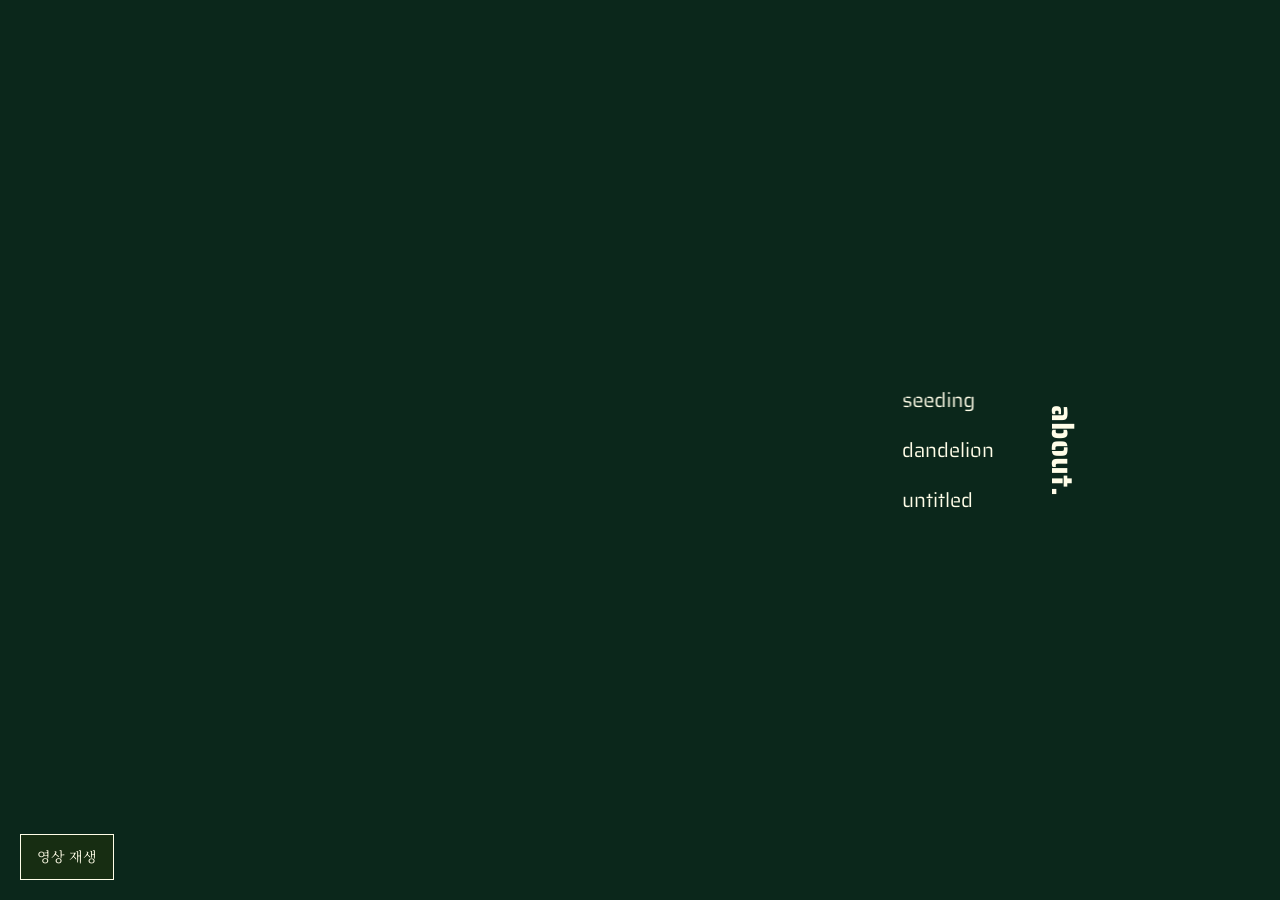
<file: index.html>
<!DOCTYPE html>
<html lang="ko">
<head>
  <meta charset="UTF-8">
  <meta name="viewport" content="width=device-width, initial-scale=1">
  <meta name="description" content="dandellas: 연구와 프로젝트(dandelion), 공부 노트(seeding), 사진(untitled)을 모아 둔 개인 사이트.">
  <title>dandellas</title>
  <link rel="icon" href="./assets/seed.svg">
  <link rel="stylesheet" href="./fonts.css">
  <link rel="stylesheet" href="home-original.css">
</head>

<body class="hello-intro">

<section class="about" id="about">

    <div class="video-screen">
      <video
        id="introVideo"
        src="./assets/optimized/intro.16614232ba24.mp4"
        muted
        playsinline
        loop
        preload="auto">
      </video>
    </div>

    <div class="slider">

      <div class="panel intro">
        <div class="detail-menu" id="home-menu" inert>
          <a href="./input.html" id="seeding" data-effect="dodge" aria-disabled="true">seeding</a>
          <a href="./dandelion.html" data-effect="seeds">dandelion</a>
          <a href="./untitled.html" data-effect="melt">untitled</a>
        </div>

        <h2 id="about-toggle" role="button" tabindex="-1" aria-hidden="true" aria-expanded="false" aria-controls="home-menu"><span class="about-word">about.</span><svg id="letter-morph" class="letter-morph" xmlns="http://www.w3.org/2000/svg" aria-hidden="true" focusable="false"></svg></h2>
      </div>


    </div>

    <button type="button" id="video-play" class="playback-fallback" aria-controls="introVideo" hidden>영상 재생</button>
    <p id="video-status" class="video-status" role="status" aria-live="polite"></p>
    <p id="not-ready" class="not-ready" role="status" aria-live="polite" hidden></p>
  </section>

  <svg class="menu-filters" aria-hidden="true" focusable="false"><filter id="menu-goo" x="-20%" y="-20%" width="140%" height="140%"><feGaussianBlur in="SourceGraphic" stdDeviation="1.1" result="blur"/><feColorMatrix in="blur" mode="matrix" values="1 0 0 0 0  0 1 0 0 0  0 0 1 0 0  0 0 0 9 -2.6" result="goo"/><feComposite in="SourceGraphic" in2="goo" operator="atop"/></filter></svg>

  <script src="./home-video.js" defer></script>
  <script src="./nav-effects.js" defer></script>
  <script src="./home-menu-effects.js" defer></script>


</body>
</html>
</file>
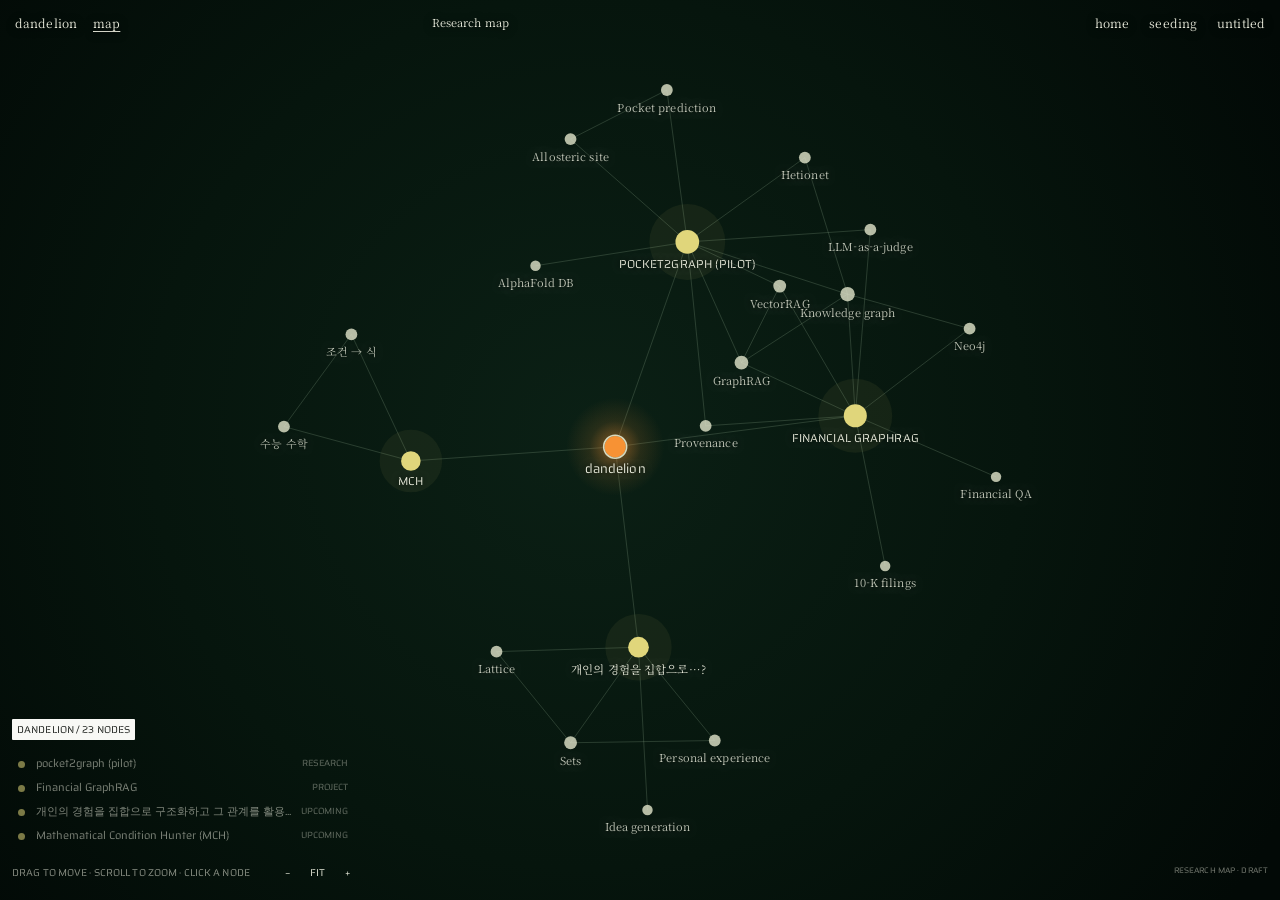
<file: dandelion-map.html>
<!doctype html>
<html lang="ko"><head><meta charset="utf-8"><meta name="viewport" content="width=device-width,initial-scale=1"><meta name="color-scheme" content="dark"><meta name="description" content="dandelion의 연구와 프로젝트, 그리고 그 사이의 개념을 잇는 그래프 지도."><title>Research map · dandellas</title><link rel="icon" href="./assets/seed.svg"><link rel="stylesheet" href="./fonts.css"><link rel="stylesheet" href="./nav-effects.css"><script src="./nav-effects.js" defer></script><link rel="stylesheet" href="./cinema.css"><link rel="stylesheet" href="./map.css"><script src="./map-data.js" defer></script><script src="./map.js" defer></script></head>
<body class="film-index map-page"><a class="skip" href="#map-index">Skip to node list</a>
<header class="site-header"><span class="site-left"><a class="site-name" href="./dandelion.html">dandelion</a><a class="site-sub" href="./dandelion-map.html" aria-current="page">map</a></span><span class="header-center">Research map</span><nav class="desktop-nav" aria-label="바로가기"><a href="./index.html">home</a><a href="./input.html">seeding</a><a href="./untitled.html">untitled</a></nav><button type="button" id="menu-toggle" aria-expanded="false" aria-controls="mobile-menu">Menu</button></header>
<nav id="mobile-menu" aria-label="모바일 바로가기" hidden><a href="./index.html">home</a><a href="./input.html">seeding</a><a href="./untitled.html">untitled</a></nav>
<main id="map-shell">
<div id="map-stage" class="map-stage"><canvas id="map-canvas" role="img" aria-label="dandelion의 세 프로젝트와 관련 개념을 점과 선으로 연결한 그래프. 아래 노드 목록으로도 탐색할 수 있습니다."></canvas></div><div class="screen-grain" aria-hidden="true"></div>
<section id="map-index" class="map-index" aria-labelledby="map-index-label" tabindex="-1"><h1 id="map-index-label">DANDELION / <span id="node-count">00</span> NODES</h1><div class="map-index-list" id="map-index-list"></div></section>
<footer class="map-footer"><span class="map-hint" id="map-hint">DRAG TO MOVE · SCROLL TO ZOOM · CLICK A NODE</span><div class="map-zoom" role="group" aria-label="지도 확대"><button type="button" data-map-zoom="-1" aria-label="축소">−</button><button type="button" data-map-zoom="0" aria-label="전체 보기">FIT</button><button type="button" data-map-zoom="1" aria-label="확대">+</button></div><span class="model-note">RESEARCH MAP · DRAFT</span></footer>
<p id="map-announcement" class="sr-only" role="status" aria-live="polite"></p>
<noscript><p class="map-noscript">지도를 보려면 JavaScript가 필요합니다. <a href="./project-graphrag.html">pocket2graph (pilot)</a> · <a href="./project-financial.html">Financial GraphRAG</a> · <a href="./project-lattice.html">개인의 경험을 집합으로 구조화하는 연구</a> · <a href="./project-mch.html">Mathematical Condition Hunter (MCH)</a></p></noscript>
</main>
<dialog id="project-dialog" aria-labelledby="info-title"><div class="dialog-top"><span id="node-kind">NODE NOTES</span><span class="dialog-lang" role="group" aria-label="Language"><button type="button" data-lang="ko" aria-pressed="true">KO</button><span aria-hidden="true">/</span><button type="button" data-lang="en" aria-pressed="false">EN</button></span><button id="info-close" type="button">Close ×</button></div><h2 id="info-title"></h2><div id="info-copy"></div><p class="visual-note" id="map-note"></p></dialog>
</body></html>
</file>
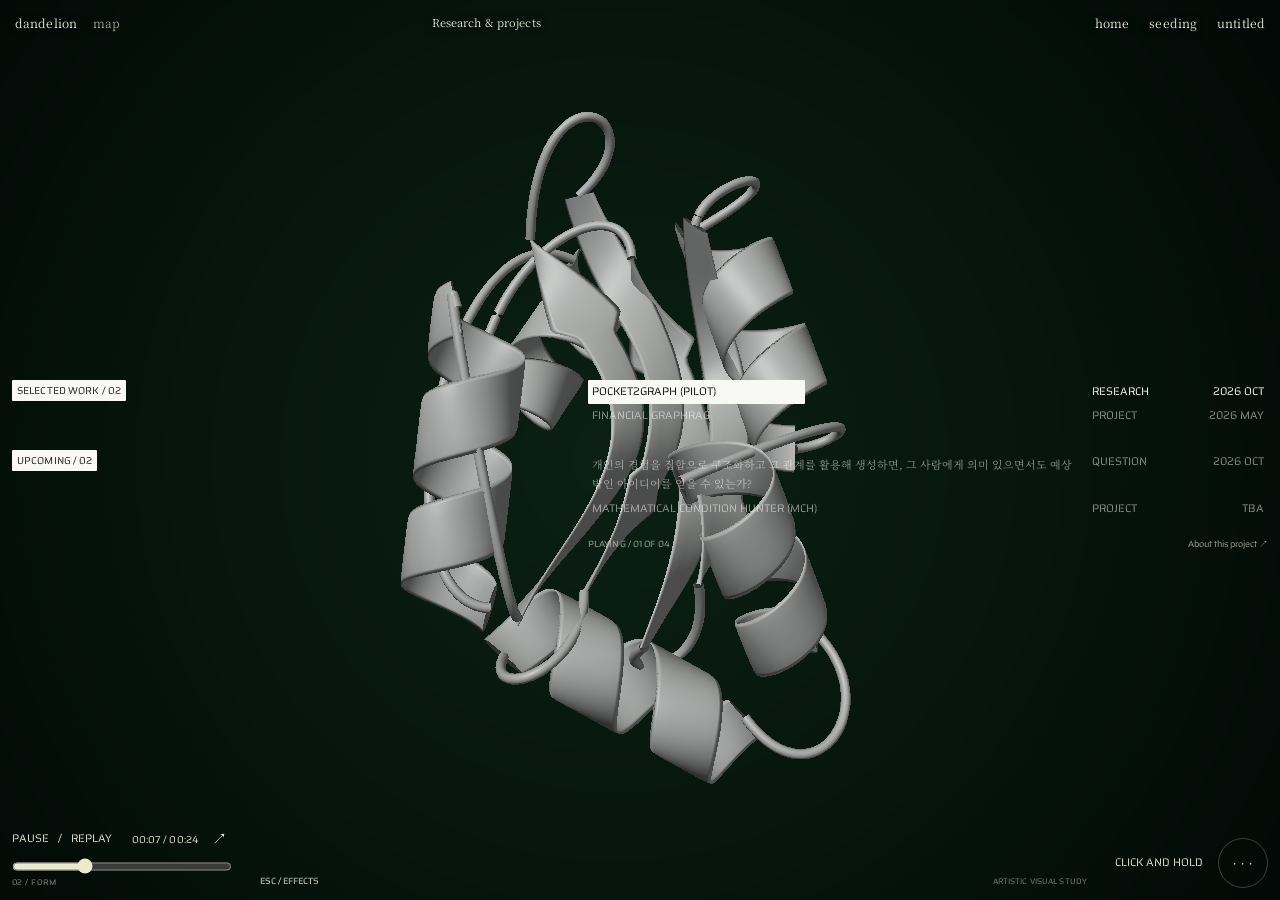
<file: dandelion.html>
<!doctype html>
<html lang="ko"><head><meta charset="utf-8"><meta name="viewport" content="width=device-width,initial-scale=1"><meta name="color-scheme" content="dark"><meta name="description" content="dandelion: 연구와 프로젝트. pocket2graph (pilot), Financial GraphRAG, 그리고 준비 중인 프로젝트."><title>dandelion · dandellas</title><link rel="icon" href="./assets/seed.svg"><link rel="stylesheet" href="./fonts.css"><link rel="stylesheet" href="./nav-effects.css"><script src="./nav-effects.js" defer></script><link rel="stylesheet" href="./cinema.css"><script src="./protein-film.js" defer></script><script src="./project-films.js" defer></script><script src="./cinema.js" defer></script></head>
<body class="film-index" data-project="mechanism"><a class="skip" href="#selected-work">Skip to work</a>
<header class="site-header"><span class="site-left"><a class="site-name" href="./dandelion.html">dandelion</a><a class="site-sub" href="./dandelion-map.html">map</a></span><span class="header-center">Research &amp; projects</span><nav class="desktop-nav" aria-label="바로가기"><a href="./index.html">home</a><a href="./input.html">seeding</a><a href="./untitled.html">untitled</a></nav><button type="button" id="menu-toggle" aria-expanded="false" aria-controls="mobile-menu">Menu</button></header>
<nav id="mobile-menu" aria-label="모바일 바로가기" hidden><a href="./index.html">home</a><a href="./input.html">seeding</a><a href="./untitled.html">untitled</a></nav>
<main id="film-shell">
<div id="film-stage" class="film-stage"><canvas id="protein-film" aria-label="프로젝트 소개를 위한 예술적 시각화"></canvas></div><div class="screen-grain" aria-hidden="true"></div>
<section id="selected-work" aria-labelledby="work-label"><h1 id="work-label" class="work-label">SELECTED WORK / 02</h1><div class="work-list"><button class="work-row" data-project="mechanism" type="button" aria-pressed="true"><span class="work-fill" aria-hidden="true"></span><span class="work-project">POCKET2GRAPH (PILOT)</span><span class="work-type">RESEARCH</span><span class="work-duration">2026 OCT</span></button><button class="work-row" data-project="financial" type="button" aria-pressed="false"><span class="work-fill" aria-hidden="true"></span><span class="work-project">FINANCIAL GRAPHRAG</span><span class="work-type">PROJECT</span><span class="work-duration">2026 MAY</span></button></div><h2 id="upcoming-label" class="work-label upcoming-label">UPCOMING / 02</h2><div class="work-list upcoming-list" aria-labelledby="upcoming-label"><button class="work-row question-row" data-project="lattice" type="button" aria-pressed="false"><span class="work-fill" aria-hidden="true"></span><span class="work-project">개인의 경험을 집합으로 구조화하고 그 관계를 활용해 생성하면, 그 사람에게 의미 있으면서도 예상 밖인 아이디어를 얻을 수 있는가?</span><span class="work-type">QUESTION</span><span class="work-duration">2026 OCT</span></button><button class="work-row" data-project="mch" type="button" aria-pressed="false"><span class="work-fill" aria-hidden="true"></span><span class="work-project">MATHEMATICAL CONDITION HUNTER (MCH)</span><span class="work-type">PROJECT</span><span class="work-duration">TBA</span></button><div class="work-meta"><span id="film-state">01 / 04</span><button type="button" id="project-info" aria-haspopup="dialog">About this project ↗</button></div></div></section>
<div class="carousel-caption" hidden><span id="carousel-title">POCKET2GRAPH (PILOT)</span><span id="carousel-number">01 / 04</span></div>
<p id="film-error" role="status" hidden>시각화를 표시할 수 없습니다. 다른 프로젝트와 메뉴는 계속 이용할 수 있습니다.</p>
<footer class="screen-footer"><div class="film-controls"><div class="transport"><button id="film-toggle" type="button">PAUSE</button><span>/</span><button id="film-restart" type="button">REPLAY</button><span class="time"><time id="film-time">00:00</time> / 00:24</span><button id="film-fullscreen" type="button" aria-label="영상 전체 화면">↗</button></div><label class="seek-label"><span class="sr-only">Film position</span><input id="film-seek" type="range" min="0" max="24" step="0.05" value="0"></label><span id="film-phase">01 / FIELD</span></div><button id="effects-toggle" type="button" aria-pressed="false">ESC / EFFECTS</button><span class="model-note">ARTISTIC VISUAL STUDY</span><button id="view-toggle" type="button" aria-label="Switch between full-screen film and film overview" aria-pressed="false"><span class="hold-label">CLICK AND HOLD</span><span class="hold-ring" aria-hidden="true"><span>···</span></span></button></footer>
</main>
<dialog id="project-dialog" aria-labelledby="info-title"><div class="dialog-top"><span>PROJECT NOTES</span><span class="dialog-lang" role="group" aria-label="Language"><button type="button" data-lang="ko" aria-pressed="true">KO</button><span aria-hidden="true">/</span><button type="button" data-lang="en" aria-pressed="false">EN</button></span><button id="info-close" type="button">Close ×</button></div><h2 id="info-title"></h2><div id="info-copy"></div><p class="visual-note">VISUAL STUDY / 화면의 형상과 움직임은 프로젝트를 소개하기 위한 예술적 표현입니다. 실험 데이터나 검증된 생물학적 구조를 나타내지 않습니다.</p></dialog>
</body></html>
</file>
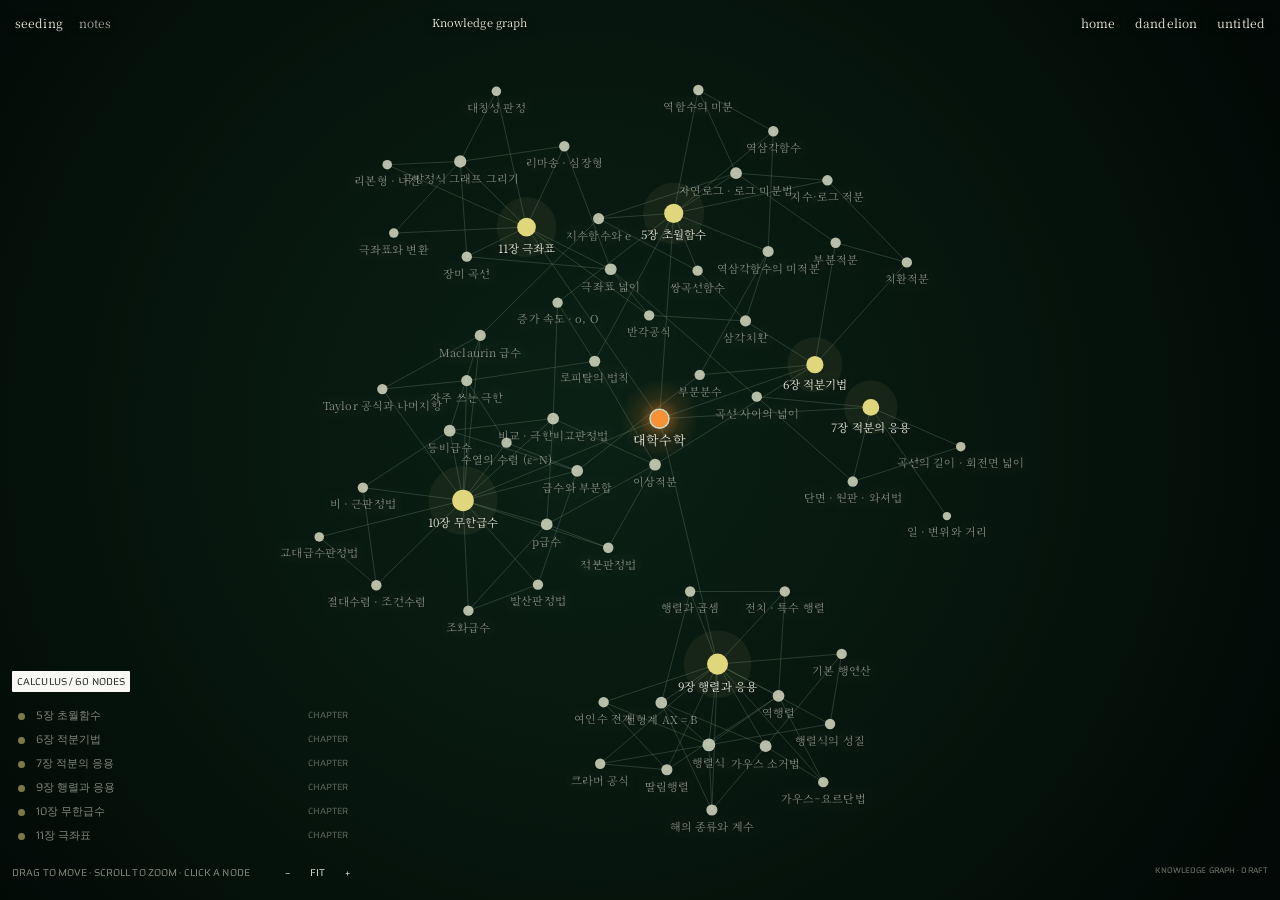
<file: input-graph-math.html>
<!doctype html>
<html lang="ko"><head><meta charset="utf-8"><meta name="viewport" content="width=device-width,initial-scale=1"><meta name="color-scheme" content="dark"><meta name="description" content="seeding의 대학수학 개념을 장과 함께 이은 지식 그래프."><title>Knowledge graph · seeding · dandellas</title><link rel="icon" href="./assets/seed.svg"><link rel="stylesheet" href="./fonts.css"><link rel="stylesheet" href="./nav-effects.css"><script src="./nav-effects.js" defer></script><link rel="stylesheet" href="./cinema.css"><link rel="stylesheet" href="./map.css"><script src="./math-graph-data.js" defer></script><script src="./map.js" defer></script></head>
<body class="film-index map-page"><a class="skip" href="#map-index">Skip to chapter list</a>
<header class="site-header"><span class="site-left"><a class="site-name" href="./input.html">seeding</a><a class="site-sub" href="./input.html#calculus">notes</a></span><span class="header-center">Knowledge graph</span><nav class="desktop-nav" aria-label="바로가기"><a href="./index.html">home</a><a href="./dandelion.html">dandelion</a><a href="./untitled.html">untitled</a></nav><button type="button" id="menu-toggle" aria-expanded="false" aria-controls="mobile-menu">Menu</button></header>
<nav id="mobile-menu" aria-label="모바일 바로가기" hidden><a href="./index.html">home</a><a href="./dandelion.html">dandelion</a><a href="./untitled.html">untitled</a></nav>
<main id="map-shell">
<div id="map-stage" class="map-stage"><canvas id="map-canvas" role="img" aria-label="대학수학 9–11장과 그 장에서 배운 개념을 점과 선으로 이은 지식 그래프. 아래 과목 목록으로도 탐색할 수 있습니다."></canvas></div><div class="screen-grain" aria-hidden="true"></div>
<section id="map-index" class="map-index" aria-labelledby="map-index-label" tabindex="-1"><h1 id="map-index-label">CALCULUS / <span id="node-count">00</span> NODES</h1><div class="map-index-list" id="map-index-list"></div></section>
<footer class="map-footer"><span class="map-hint" id="map-hint">DRAG TO MOVE · SCROLL TO ZOOM · CLICK A NODE</span><div class="map-zoom" role="group" aria-label="그래프 확대"><button type="button" data-map-zoom="-1" aria-label="축소">−</button><button type="button" data-map-zoom="0" aria-label="전체 보기">FIT</button><button type="button" data-map-zoom="1" aria-label="확대">+</button></div><span class="model-note">KNOWLEDGE GRAPH · DRAFT</span></footer>
<p id="map-announcement" class="sr-only" role="status" aria-live="polite"></p>
<noscript><p class="map-noscript">그래프를 보려면 JavaScript가 필요합니다. <a href="./input.html#calculus">대학수학 노트</a>에서 같은 내용을 볼 수 있어요.</p></noscript>
</main>
<dialog id="project-dialog" aria-labelledby="info-title"><div class="dialog-top"><span id="node-kind">NODE NOTES</span><span class="dialog-lang" role="group" aria-label="Language"><button type="button" data-lang="ko" aria-pressed="true">KO</button><span aria-hidden="true">/</span><button type="button" data-lang="en" aria-pressed="false">EN</button></span><button id="info-close" type="button">Close ×</button></div><h2 id="info-title"></h2><div id="info-copy"></div><p class="visual-note" id="map-note"></p></dialog>
</body></html>
</file>
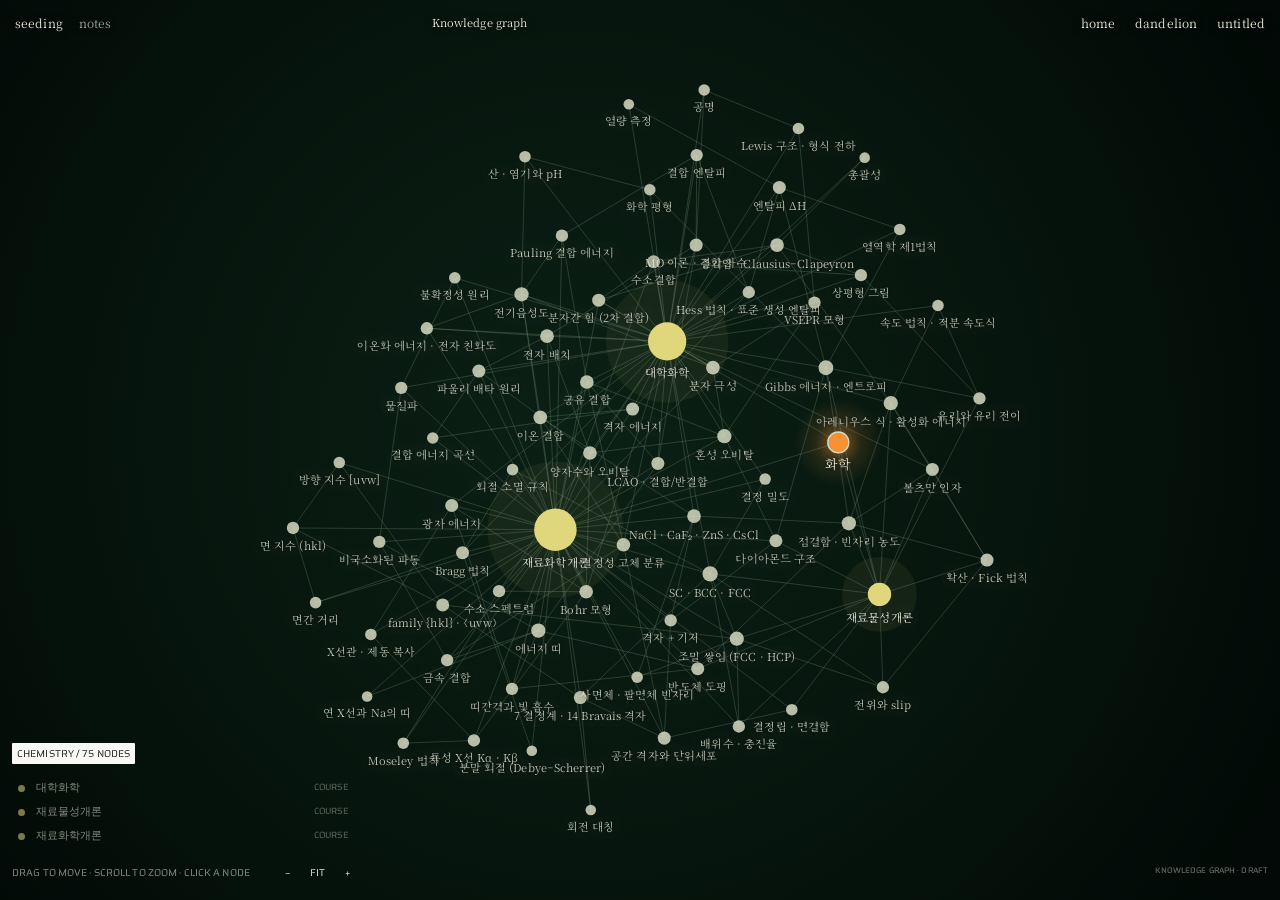
<file: input-graph.html>
<!doctype html>
<html lang="ko"><head><meta charset="utf-8"><meta name="viewport" content="width=device-width,initial-scale=1"><meta name="color-scheme" content="dark"><meta name="description" content="seeding의 화학 개념을 과목과 함께 이은 지식 그래프."><title>Knowledge graph · seeding · dandellas</title><link rel="icon" href="./assets/seed.svg"><link rel="stylesheet" href="./fonts.css"><link rel="stylesheet" href="./nav-effects.css"><script src="./nav-effects.js" defer></script><link rel="stylesheet" href="./cinema.css"><link rel="stylesheet" href="./map.css"><script src="./chem-graph-data.js" defer></script><script src="./map.js" defer></script></head>
<body class="film-index map-page"><a class="skip" href="#map-index">Skip to course list</a>
<header class="site-header"><span class="site-left"><a class="site-name" href="./input.html">seeding</a><a class="site-sub" href="./input.html#chemistry">notes</a></span><span class="header-center">Knowledge graph</span><nav class="desktop-nav" aria-label="바로가기"><a href="./index.html">home</a><a href="./dandelion.html">dandelion</a><a href="./untitled.html">untitled</a></nav><button type="button" id="menu-toggle" aria-expanded="false" aria-controls="mobile-menu">Menu</button></header>
<nav id="mobile-menu" aria-label="모바일 바로가기" hidden><a href="./index.html">home</a><a href="./dandelion.html">dandelion</a><a href="./untitled.html">untitled</a></nav>
<main id="map-shell">
<div id="map-stage" class="map-stage"><canvas id="map-canvas" role="img" aria-label="화학 세 과목과 그 과목에서 배운 개념을 점과 선으로 이은 지식 그래프. 아래 과목 목록으로도 탐색할 수 있습니다."></canvas></div><div class="screen-grain" aria-hidden="true"></div>
<section id="map-index" class="map-index" aria-labelledby="map-index-label" tabindex="-1"><h1 id="map-index-label">CHEMISTRY / <span id="node-count">00</span> NODES</h1><div class="map-index-list" id="map-index-list"></div></section>
<footer class="map-footer"><span class="map-hint" id="map-hint">DRAG TO MOVE · SCROLL TO ZOOM · CLICK A NODE</span><div class="map-zoom" role="group" aria-label="그래프 확대"><button type="button" data-map-zoom="-1" aria-label="축소">−</button><button type="button" data-map-zoom="0" aria-label="전체 보기">FIT</button><button type="button" data-map-zoom="1" aria-label="확대">+</button></div><span class="model-note">KNOWLEDGE GRAPH · DRAFT</span></footer>
<p id="map-announcement" class="sr-only" role="status" aria-live="polite"></p>
<noscript><p class="map-noscript">그래프를 보려면 JavaScript가 필요합니다. <a href="./input.html#chemistry">화학 노트</a>에서 같은 내용을 볼 수 있어요.</p></noscript>
</main>
<dialog id="project-dialog" aria-labelledby="info-title"><div class="dialog-top"><span id="node-kind">NODE NOTES</span><span class="dialog-lang" role="group" aria-label="Language"><button type="button" data-lang="ko" aria-pressed="true">KO</button><span aria-hidden="true">/</span><button type="button" data-lang="en" aria-pressed="false">EN</button></span><button id="info-close" type="button">Close ×</button></div><h2 id="info-title"></h2><div id="info-copy"></div><p class="visual-note" id="map-note"></p></dialog>
</body></html>
</file>
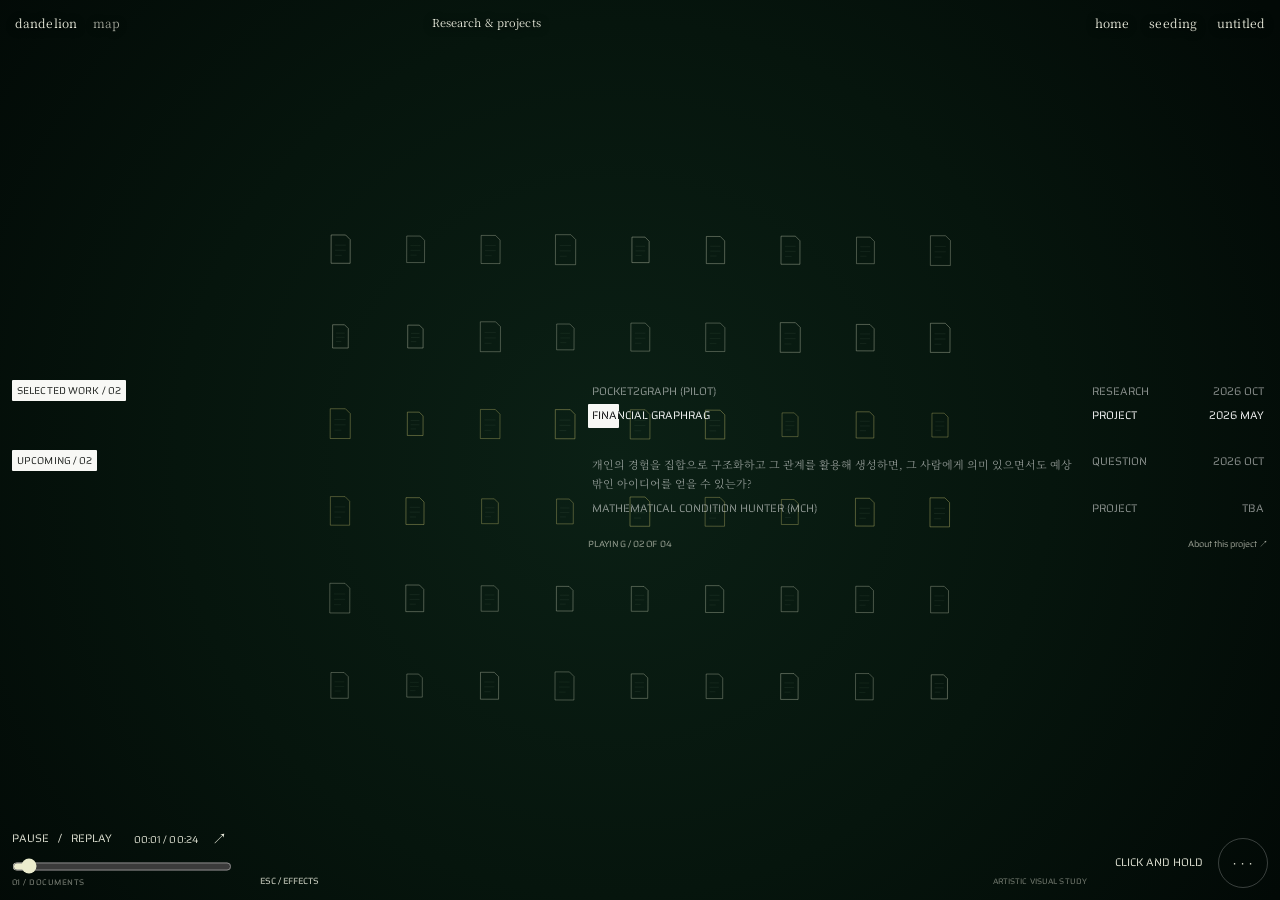
<file: project-financial.html>
<!doctype html>
<html lang="ko"><head><meta charset="utf-8"><meta name="viewport" content="width=device-width,initial-scale=1"><meta name="color-scheme" content="dark"><meta name="description" content="Financial GraphRAG: 사업보고서(10-K)에서 지식 그래프 검색과 벡터 검색을 비교한 프로젝트."><title>Financial GraphRAG · dandellas</title><link rel="icon" href="./assets/seed.svg"><link rel="stylesheet" href="./fonts.css"><link rel="stylesheet" href="./nav-effects.css"><script src="./nav-effects.js" defer></script><link rel="stylesheet" href="./cinema.css"><script src="./protein-film.js" defer></script><script src="./project-films.js" defer></script><script src="./cinema.js" defer></script></head>
<body class="film-index" data-project="financial"><a class="skip" href="#selected-work">Skip to work</a>
<header class="site-header"><span class="site-left"><a class="site-name" href="./dandelion.html">dandelion</a><a class="site-sub" href="./dandelion-map.html">map</a></span><span class="header-center">Research &amp; projects</span><nav class="desktop-nav" aria-label="바로가기"><a href="./index.html">home</a><a href="./input.html">seeding</a><a href="./untitled.html">untitled</a></nav><button type="button" id="menu-toggle" aria-expanded="false" aria-controls="mobile-menu">Menu</button></header>
<nav id="mobile-menu" aria-label="모바일 바로가기" hidden><a href="./index.html">home</a><a href="./input.html">seeding</a><a href="./untitled.html">untitled</a></nav>
<main id="film-shell">
<div id="film-stage" class="film-stage"><canvas id="protein-film" aria-label="프로젝트 소개를 위한 예술적 시각화"></canvas></div><div class="screen-grain" aria-hidden="true"></div>
<section id="selected-work" aria-labelledby="work-label"><h1 id="work-label" class="work-label">SELECTED WORK / 02</h1><div class="work-list"><button class="work-row" data-project="mechanism" type="button" aria-pressed="false"><span class="work-fill" aria-hidden="true"></span><span class="work-project">POCKET2GRAPH (PILOT)</span><span class="work-type">RESEARCH</span><span class="work-duration">2026 OCT</span></button><button class="work-row" data-project="financial" type="button" aria-pressed="true"><span class="work-fill" aria-hidden="true"></span><span class="work-project">FINANCIAL GRAPHRAG</span><span class="work-type">PROJECT</span><span class="work-duration">2026 MAY</span></button></div><h2 id="upcoming-label" class="work-label upcoming-label">UPCOMING / 02</h2><div class="work-list upcoming-list" aria-labelledby="upcoming-label"><button class="work-row question-row" data-project="lattice" type="button" aria-pressed="false"><span class="work-fill" aria-hidden="true"></span><span class="work-project">개인의 경험을 집합으로 구조화하고 그 관계를 활용해 생성하면, 그 사람에게 의미 있으면서도 예상 밖인 아이디어를 얻을 수 있는가?</span><span class="work-type">QUESTION</span><span class="work-duration">2026 OCT</span></button><button class="work-row" data-project="mch" type="button" aria-pressed="false"><span class="work-fill" aria-hidden="true"></span><span class="work-project">MATHEMATICAL CONDITION HUNTER (MCH)</span><span class="work-type">PROJECT</span><span class="work-duration">TBA</span></button><div class="work-meta"><span id="film-state">02 / 04</span><button type="button" id="project-info" aria-haspopup="dialog">About this project ↗</button></div></div></section>
<div class="carousel-caption" hidden><span id="carousel-title">FINANCIAL GRAPHRAG</span><span id="carousel-number">02 / 04</span></div>
<p id="film-error" role="status" hidden>시각화를 표시할 수 없습니다. 다른 프로젝트와 메뉴는 계속 이용할 수 있습니다.</p>
<footer class="screen-footer"><div class="film-controls"><div class="transport"><button id="film-toggle" type="button">PAUSE</button><span>/</span><button id="film-restart" type="button">REPLAY</button><span class="time"><time id="film-time">00:00</time> / 00:24</span><button id="film-fullscreen" type="button" aria-label="영상 전체 화면">↗</button></div><label class="seek-label"><span class="sr-only">Film position</span><input id="film-seek" type="range" min="0" max="24" step="0.05" value="0"></label><span id="film-phase">01 / FIELD</span></div><button id="effects-toggle" type="button" aria-pressed="false">ESC / EFFECTS</button><span class="model-note">ARTISTIC VISUAL STUDY</span><button id="view-toggle" type="button" aria-label="Switch between full-screen film and film overview" aria-pressed="false"><span class="hold-label">CLICK AND HOLD</span><span class="hold-ring" aria-hidden="true"><span>···</span></span></button></footer>
</main>
<dialog id="project-dialog" aria-labelledby="info-title"><div class="dialog-top"><span>PROJECT NOTES</span><span class="dialog-lang" role="group" aria-label="Language"><button type="button" data-lang="ko" aria-pressed="true">KO</button><span aria-hidden="true">/</span><button type="button" data-lang="en" aria-pressed="false">EN</button></span><button id="info-close" type="button">Close ×</button></div><h2 id="info-title"></h2><div id="info-copy"></div><p class="visual-note">VISUAL STUDY / 화면의 형상과 움직임은 프로젝트를 소개하기 위한 예술적 표현입니다. 실험 데이터나 검증된 생물학적 구조를 나타내지 않습니다.</p></dialog>
</body></html>
</file>
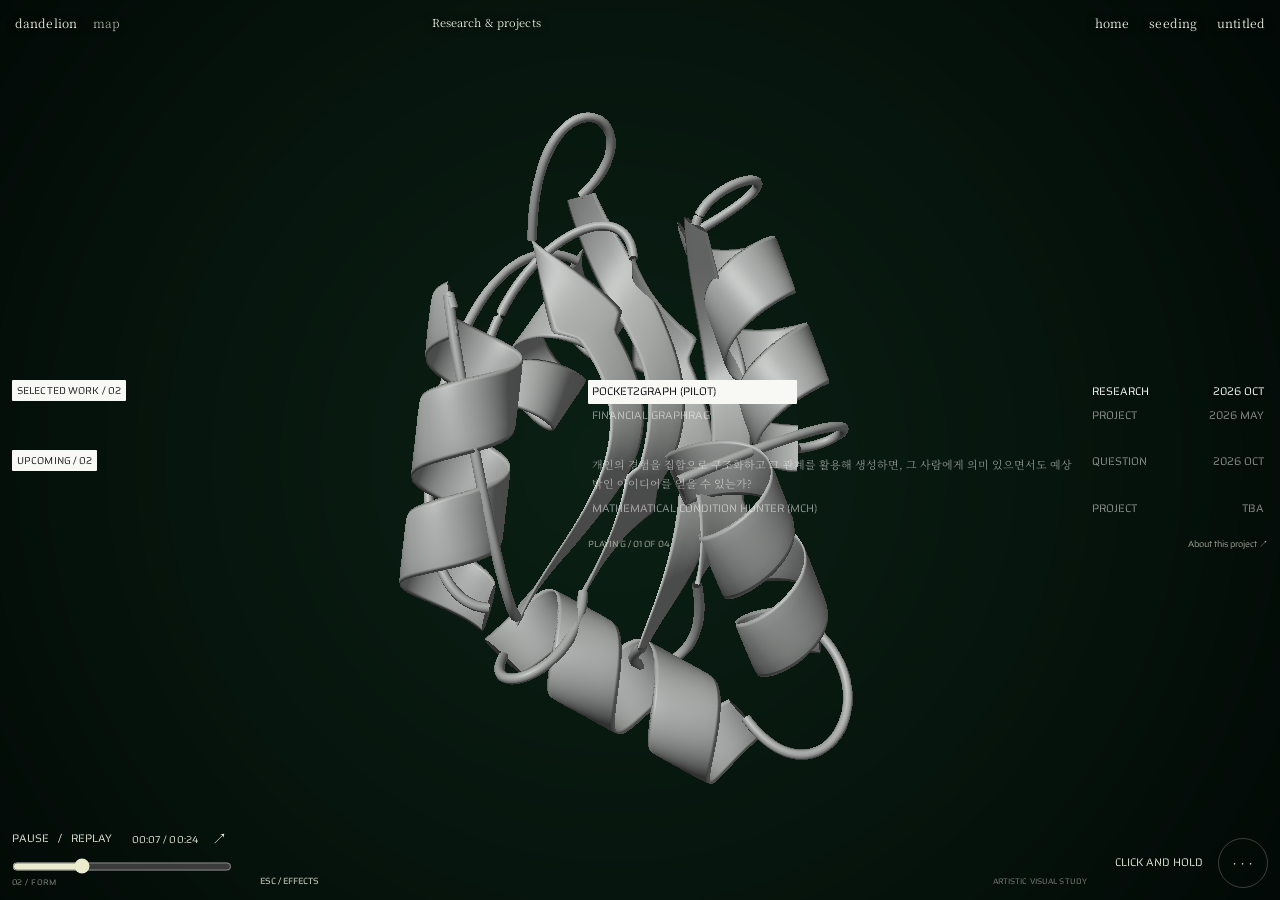
<file: project-graphrag.html>
<!doctype html>
<html lang="ko"><head><meta charset="utf-8"><meta name="viewport" content="width=device-width,initial-scale=1"><meta name="color-scheme" content="dark"><meta name="description" content="pocket2graph (pilot): 단백질 포켓 예측과 생의학 지식 그래프를 모아 GraphRAG와 VectorRAG를 비교한 연구."><title>pocket2graph (pilot) · dandellas</title><link rel="icon" href="./assets/seed.svg"><link rel="stylesheet" href="./fonts.css"><link rel="stylesheet" href="./nav-effects.css"><script src="./nav-effects.js" defer></script><link rel="stylesheet" href="./cinema.css"><script src="./protein-film.js" defer></script><script src="./project-films.js" defer></script><script src="./cinema.js" defer></script></head>
<body class="film-index" data-project="mechanism"><a class="skip" href="#selected-work">Skip to work</a>
<header class="site-header"><span class="site-left"><a class="site-name" href="./dandelion.html">dandelion</a><a class="site-sub" href="./dandelion-map.html">map</a></span><span class="header-center">Research &amp; projects</span><nav class="desktop-nav" aria-label="바로가기"><a href="./index.html">home</a><a href="./input.html">seeding</a><a href="./untitled.html">untitled</a></nav><button type="button" id="menu-toggle" aria-expanded="false" aria-controls="mobile-menu">Menu</button></header>
<nav id="mobile-menu" aria-label="모바일 바로가기" hidden><a href="./index.html">home</a><a href="./input.html">seeding</a><a href="./untitled.html">untitled</a></nav>
<main id="film-shell">
<div id="film-stage" class="film-stage"><canvas id="protein-film" aria-label="프로젝트 소개를 위한 예술적 시각화"></canvas></div><div class="screen-grain" aria-hidden="true"></div>
<section id="selected-work" aria-labelledby="work-label"><h1 id="work-label" class="work-label">SELECTED WORK / 02</h1><div class="work-list"><button class="work-row" data-project="mechanism" type="button" aria-pressed="true"><span class="work-fill" aria-hidden="true"></span><span class="work-project">POCKET2GRAPH (PILOT)</span><span class="work-type">RESEARCH</span><span class="work-duration">2026 OCT</span></button><button class="work-row" data-project="financial" type="button" aria-pressed="false"><span class="work-fill" aria-hidden="true"></span><span class="work-project">FINANCIAL GRAPHRAG</span><span class="work-type">PROJECT</span><span class="work-duration">2026 MAY</span></button></div><h2 id="upcoming-label" class="work-label upcoming-label">UPCOMING / 02</h2><div class="work-list upcoming-list" aria-labelledby="upcoming-label"><button class="work-row question-row" data-project="lattice" type="button" aria-pressed="false"><span class="work-fill" aria-hidden="true"></span><span class="work-project">개인의 경험을 집합으로 구조화하고 그 관계를 활용해 생성하면, 그 사람에게 의미 있으면서도 예상 밖인 아이디어를 얻을 수 있는가?</span><span class="work-type">QUESTION</span><span class="work-duration">2026 OCT</span></button><button class="work-row" data-project="mch" type="button" aria-pressed="false"><span class="work-fill" aria-hidden="true"></span><span class="work-project">MATHEMATICAL CONDITION HUNTER (MCH)</span><span class="work-type">PROJECT</span><span class="work-duration">TBA</span></button><div class="work-meta"><span id="film-state">01 / 04</span><button type="button" id="project-info" aria-haspopup="dialog">About this project ↗</button></div></div></section>
<div class="carousel-caption" hidden><span id="carousel-title">POCKET2GRAPH (PILOT)</span><span id="carousel-number">01 / 04</span></div>
<p id="film-error" role="status" hidden>시각화를 표시할 수 없습니다. 다른 프로젝트와 메뉴는 계속 이용할 수 있습니다.</p>
<footer class="screen-footer"><div class="film-controls"><div class="transport"><button id="film-toggle" type="button">PAUSE</button><span>/</span><button id="film-restart" type="button">REPLAY</button><span class="time"><time id="film-time">00:00</time> / 00:24</span><button id="film-fullscreen" type="button" aria-label="영상 전체 화면">↗</button></div><label class="seek-label"><span class="sr-only">Film position</span><input id="film-seek" type="range" min="0" max="24" step="0.05" value="0"></label><span id="film-phase">01 / FIELD</span></div><button id="effects-toggle" type="button" aria-pressed="false">ESC / EFFECTS</button><span class="model-note">ARTISTIC VISUAL STUDY</span><button id="view-toggle" type="button" aria-label="Switch between full-screen film and film overview" aria-pressed="false"><span class="hold-label">CLICK AND HOLD</span><span class="hold-ring" aria-hidden="true"><span>···</span></span></button></footer>
</main>
<dialog id="project-dialog" aria-labelledby="info-title"><div class="dialog-top"><span>PROJECT NOTES</span><span class="dialog-lang" role="group" aria-label="Language"><button type="button" data-lang="ko" aria-pressed="true">KO</button><span aria-hidden="true">/</span><button type="button" data-lang="en" aria-pressed="false">EN</button></span><button id="info-close" type="button">Close ×</button></div><h2 id="info-title"></h2><div id="info-copy"></div><p class="visual-note">VISUAL STUDY / 화면의 형상과 움직임은 프로젝트를 소개하기 위한 예술적 표현입니다. 실험 데이터나 검증된 생물학적 구조를 나타내지 않습니다.</p></dialog>
</body></html>
</file>
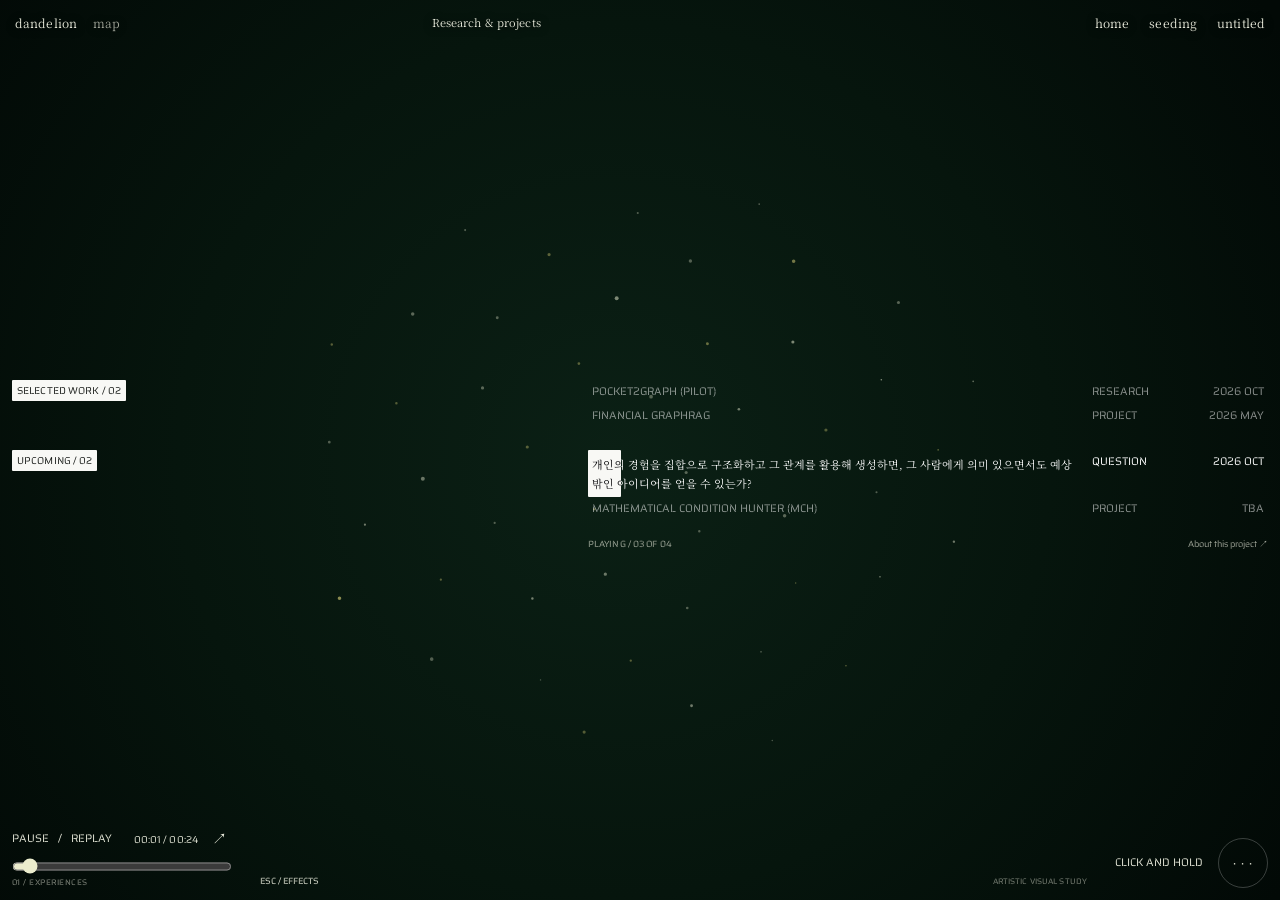
<file: project-lattice.html>
<!doctype html>
<html lang="ko"><head><meta charset="utf-8"><meta name="viewport" content="width=device-width,initial-scale=1"><meta name="color-scheme" content="dark"><meta name="description" content="개인의 경험을 집합으로 구조화해 의미 있으면서도 예상 밖인 아이디어를 얻을 수 있는지 묻는 연구 질문."><title>개인의 경험을 집합으로 구조화하고 그 관계를 활용해 생성하면, 그 사람에게 의미 있으면서도 예상 밖인 아이디어를 얻을 수 있는가? · dandellas</title><link rel="icon" href="./assets/seed.svg"><link rel="stylesheet" href="./fonts.css"><link rel="stylesheet" href="./nav-effects.css"><script src="./nav-effects.js" defer></script><link rel="stylesheet" href="./cinema.css"><script src="./protein-film.js" defer></script><script src="./project-films.js" defer></script><script src="./cinema.js" defer></script></head>
<body class="film-index" data-project="lattice"><a class="skip" href="#selected-work">Skip to work</a>
<header class="site-header"><span class="site-left"><a class="site-name" href="./dandelion.html">dandelion</a><a class="site-sub" href="./dandelion-map.html">map</a></span><span class="header-center">Research &amp; projects</span><nav class="desktop-nav" aria-label="바로가기"><a href="./index.html">home</a><a href="./input.html">seeding</a><a href="./untitled.html">untitled</a></nav><button type="button" id="menu-toggle" aria-expanded="false" aria-controls="mobile-menu">Menu</button></header>
<nav id="mobile-menu" aria-label="모바일 바로가기" hidden><a href="./index.html">home</a><a href="./input.html">seeding</a><a href="./untitled.html">untitled</a></nav>
<main id="film-shell">
<div id="film-stage" class="film-stage"><canvas id="protein-film" aria-label="프로젝트 소개를 위한 예술적 시각화"></canvas></div><div class="screen-grain" aria-hidden="true"></div>
<section id="selected-work" aria-labelledby="work-label"><h1 id="work-label" class="work-label">SELECTED WORK / 02</h1><div class="work-list"><button class="work-row" data-project="mechanism" type="button" aria-pressed="false"><span class="work-fill" aria-hidden="true"></span><span class="work-project">POCKET2GRAPH (PILOT)</span><span class="work-type">RESEARCH</span><span class="work-duration">2026 OCT</span></button><button class="work-row" data-project="financial" type="button" aria-pressed="false"><span class="work-fill" aria-hidden="true"></span><span class="work-project">FINANCIAL GRAPHRAG</span><span class="work-type">PROJECT</span><span class="work-duration">2026 MAY</span></button></div><h2 id="upcoming-label" class="work-label upcoming-label">UPCOMING / 02</h2><div class="work-list upcoming-list" aria-labelledby="upcoming-label"><button class="work-row question-row" data-project="lattice" type="button" aria-pressed="true"><span class="work-fill" aria-hidden="true"></span><span class="work-project">개인의 경험을 집합으로 구조화하고 그 관계를 활용해 생성하면, 그 사람에게 의미 있으면서도 예상 밖인 아이디어를 얻을 수 있는가?</span><span class="work-type">QUESTION</span><span class="work-duration">2026 OCT</span></button><button class="work-row" data-project="mch" type="button" aria-pressed="false"><span class="work-fill" aria-hidden="true"></span><span class="work-project">MATHEMATICAL CONDITION HUNTER (MCH)</span><span class="work-type">PROJECT</span><span class="work-duration">TBA</span></button><div class="work-meta"><span id="film-state">03 / 04</span><button type="button" id="project-info" aria-haspopup="dialog">About this project ↗</button></div></div></section>
<div class="carousel-caption" hidden><span id="carousel-title">개인의 경험을 집합으로 구조화하고 그 관계를 활용해 생성하면, 그 사람에게 의미 있으면서도 예상 밖인 아이디어를 얻을 수 있는가?</span><span id="carousel-number">03 / 04</span></div>
<p id="film-error" role="status" hidden>시각화를 표시할 수 없습니다. 다른 프로젝트와 메뉴는 계속 이용할 수 있습니다.</p>
<footer class="screen-footer"><div class="film-controls"><div class="transport"><button id="film-toggle" type="button">PAUSE</button><span>/</span><button id="film-restart" type="button">REPLAY</button><span class="time"><time id="film-time">00:00</time> / 00:24</span><button id="film-fullscreen" type="button" aria-label="영상 전체 화면">↗</button></div><label class="seek-label"><span class="sr-only">Film position</span><input id="film-seek" type="range" min="0" max="24" step="0.05" value="0"></label><span id="film-phase">01 / FIELD</span></div><button id="effects-toggle" type="button" aria-pressed="false">ESC / EFFECTS</button><span class="model-note">ARTISTIC VISUAL STUDY</span><button id="view-toggle" type="button" aria-label="Switch between full-screen film and film overview" aria-pressed="false"><span class="hold-label">CLICK AND HOLD</span><span class="hold-ring" aria-hidden="true"><span>···</span></span></button></footer>
</main>
<dialog id="project-dialog" aria-labelledby="info-title"><div class="dialog-top"><span>PROJECT NOTES</span><span class="dialog-lang" role="group" aria-label="Language"><button type="button" data-lang="ko" aria-pressed="true">KO</button><span aria-hidden="true">/</span><button type="button" data-lang="en" aria-pressed="false">EN</button></span><button id="info-close" type="button">Close ×</button></div><h2 id="info-title"></h2><div id="info-copy"></div><p class="visual-note">VISUAL STUDY / 화면의 형상과 움직임은 프로젝트를 소개하기 위한 예술적 표현입니다. 실험 데이터나 검증된 생물학적 구조를 나타내지 않습니다.</p></dialog>
</body></html>
</file>
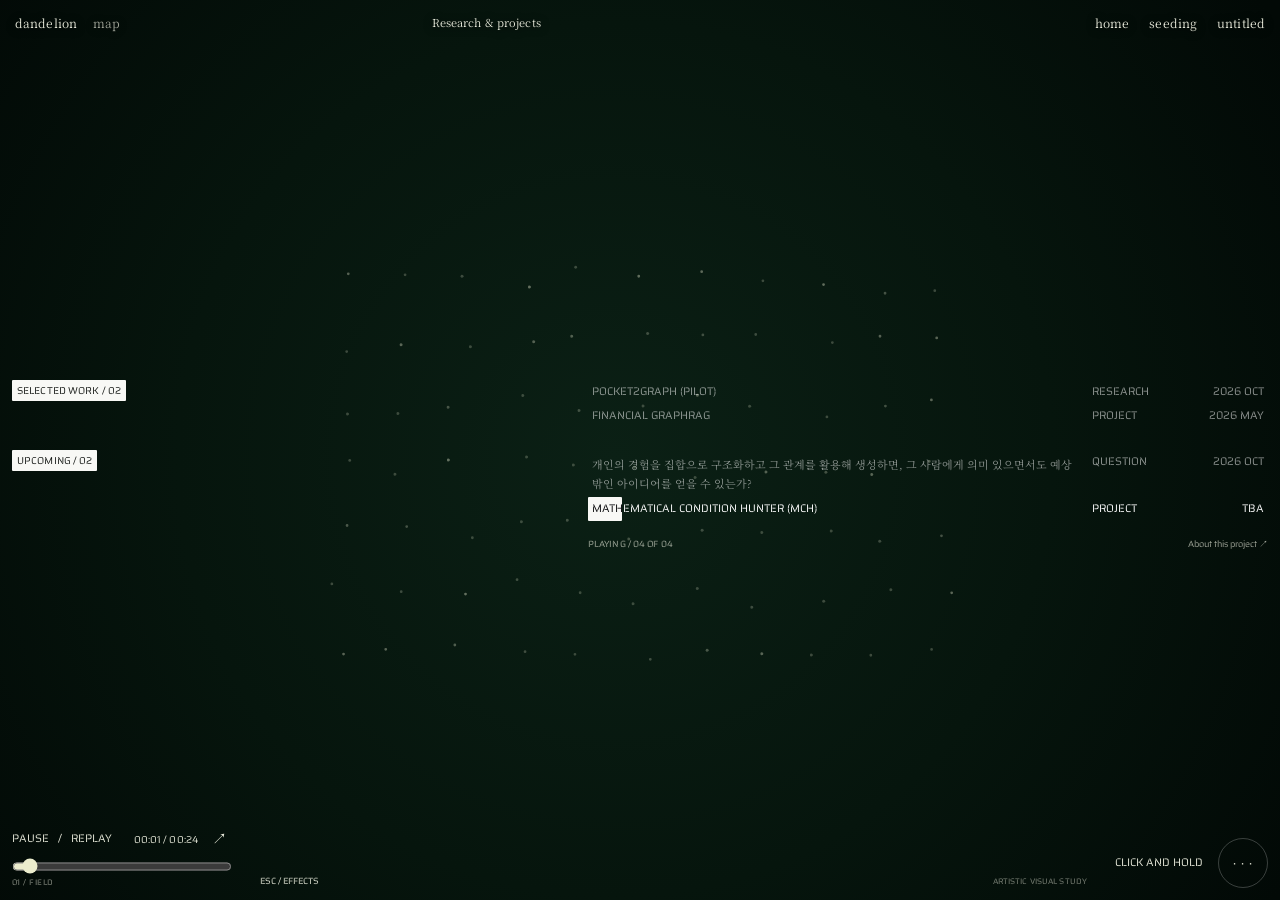
<file: project-mch.html>
<!doctype html>
<html lang="ko"><head><meta charset="utf-8"><meta name="viewport" content="width=device-width,initial-scale=1"><meta name="color-scheme" content="dark"><meta name="description" content="Mathematical Condition Hunter (MCH): 수능 수학 문항에서 조건을 찾아 식으로 바꾸는 연습을 돕는 앱. 기획 단계."><title>Mathematical Condition Hunter (MCH) · dandellas</title><link rel="icon" href="./assets/seed.svg"><link rel="stylesheet" href="./fonts.css"><link rel="stylesheet" href="./nav-effects.css"><script src="./nav-effects.js" defer></script><link rel="stylesheet" href="./cinema.css"><script src="./protein-film.js" defer></script><script src="./project-films.js" defer></script><script src="./cinema.js" defer></script></head>
<body class="film-index" data-project="mch"><a class="skip" href="#selected-work">Skip to work</a>
<header class="site-header"><span class="site-left"><a class="site-name" href="./dandelion.html">dandelion</a><a class="site-sub" href="./dandelion-map.html">map</a></span><span class="header-center">Research &amp; projects</span><nav class="desktop-nav" aria-label="바로가기"><a href="./index.html">home</a><a href="./input.html">seeding</a><a href="./untitled.html">untitled</a></nav><button type="button" id="menu-toggle" aria-expanded="false" aria-controls="mobile-menu">Menu</button></header>
<nav id="mobile-menu" aria-label="모바일 바로가기" hidden><a href="./index.html">home</a><a href="./input.html">seeding</a><a href="./untitled.html">untitled</a></nav>
<main id="film-shell">
<div id="film-stage" class="film-stage"><canvas id="protein-film" aria-label="프로젝트 소개를 위한 예술적 시각화"></canvas></div><div class="screen-grain" aria-hidden="true"></div>
<section id="selected-work" aria-labelledby="work-label"><h1 id="work-label" class="work-label">SELECTED WORK / 02</h1><div class="work-list"><button class="work-row" data-project="mechanism" type="button" aria-pressed="false"><span class="work-fill" aria-hidden="true"></span><span class="work-project">POCKET2GRAPH (PILOT)</span><span class="work-type">RESEARCH</span><span class="work-duration">2026 OCT</span></button><button class="work-row" data-project="financial" type="button" aria-pressed="false"><span class="work-fill" aria-hidden="true"></span><span class="work-project">FINANCIAL GRAPHRAG</span><span class="work-type">PROJECT</span><span class="work-duration">2026 MAY</span></button></div><h2 id="upcoming-label" class="work-label upcoming-label">UPCOMING / 02</h2><div class="work-list upcoming-list" aria-labelledby="upcoming-label"><button class="work-row question-row" data-project="lattice" type="button" aria-pressed="false"><span class="work-fill" aria-hidden="true"></span><span class="work-project">개인의 경험을 집합으로 구조화하고 그 관계를 활용해 생성하면, 그 사람에게 의미 있으면서도 예상 밖인 아이디어를 얻을 수 있는가?</span><span class="work-type">QUESTION</span><span class="work-duration">2026 OCT</span></button><button class="work-row" data-project="mch" type="button" aria-pressed="true"><span class="work-fill" aria-hidden="true"></span><span class="work-project">MATHEMATICAL CONDITION HUNTER (MCH)</span><span class="work-type">PROJECT</span><span class="work-duration">TBA</span></button><div class="work-meta"><span id="film-state">04 / 04</span><button type="button" id="project-info" aria-haspopup="dialog">About this project ↗</button></div></div></section>
<div class="carousel-caption" hidden><span id="carousel-title">MATHEMATICAL CONDITION HUNTER (MCH)</span><span id="carousel-number">04 / 04</span></div>
<p id="film-error" role="status" hidden>시각화를 표시할 수 없습니다. 다른 프로젝트와 메뉴는 계속 이용할 수 있습니다.</p>
<footer class="screen-footer"><div class="film-controls"><div class="transport"><button id="film-toggle" type="button">PAUSE</button><span>/</span><button id="film-restart" type="button">REPLAY</button><span class="time"><time id="film-time">00:00</time> / 00:24</span><button id="film-fullscreen" type="button" aria-label="영상 전체 화면">↗</button></div><label class="seek-label"><span class="sr-only">Film position</span><input id="film-seek" type="range" min="0" max="24" step="0.05" value="0"></label><span id="film-phase">01 / FIELD</span></div><button id="effects-toggle" type="button" aria-pressed="false">ESC / EFFECTS</button><span class="model-note">ARTISTIC VISUAL STUDY</span><button id="view-toggle" type="button" aria-label="Switch between full-screen film and film overview" aria-pressed="false"><span class="hold-label">CLICK AND HOLD</span><span class="hold-ring" aria-hidden="true"><span>···</span></span></button></footer>
</main>
<dialog id="project-dialog" aria-labelledby="info-title"><div class="dialog-top"><span>PROJECT NOTES</span><span class="dialog-lang" role="group" aria-label="Language"><button type="button" data-lang="ko" aria-pressed="true">KO</button><span aria-hidden="true">/</span><button type="button" data-lang="en" aria-pressed="false">EN</button></span><button id="info-close" type="button">Close ×</button></div><h2 id="info-title"></h2><div id="info-copy"></div><p class="visual-note">VISUAL STUDY / 화면의 형상과 움직임은 프로젝트를 소개하기 위한 예술적 표현입니다. 실험 데이터나 검증된 생물학적 구조를 나타내지 않습니다.</p></dialog>
</body></html>
</file>
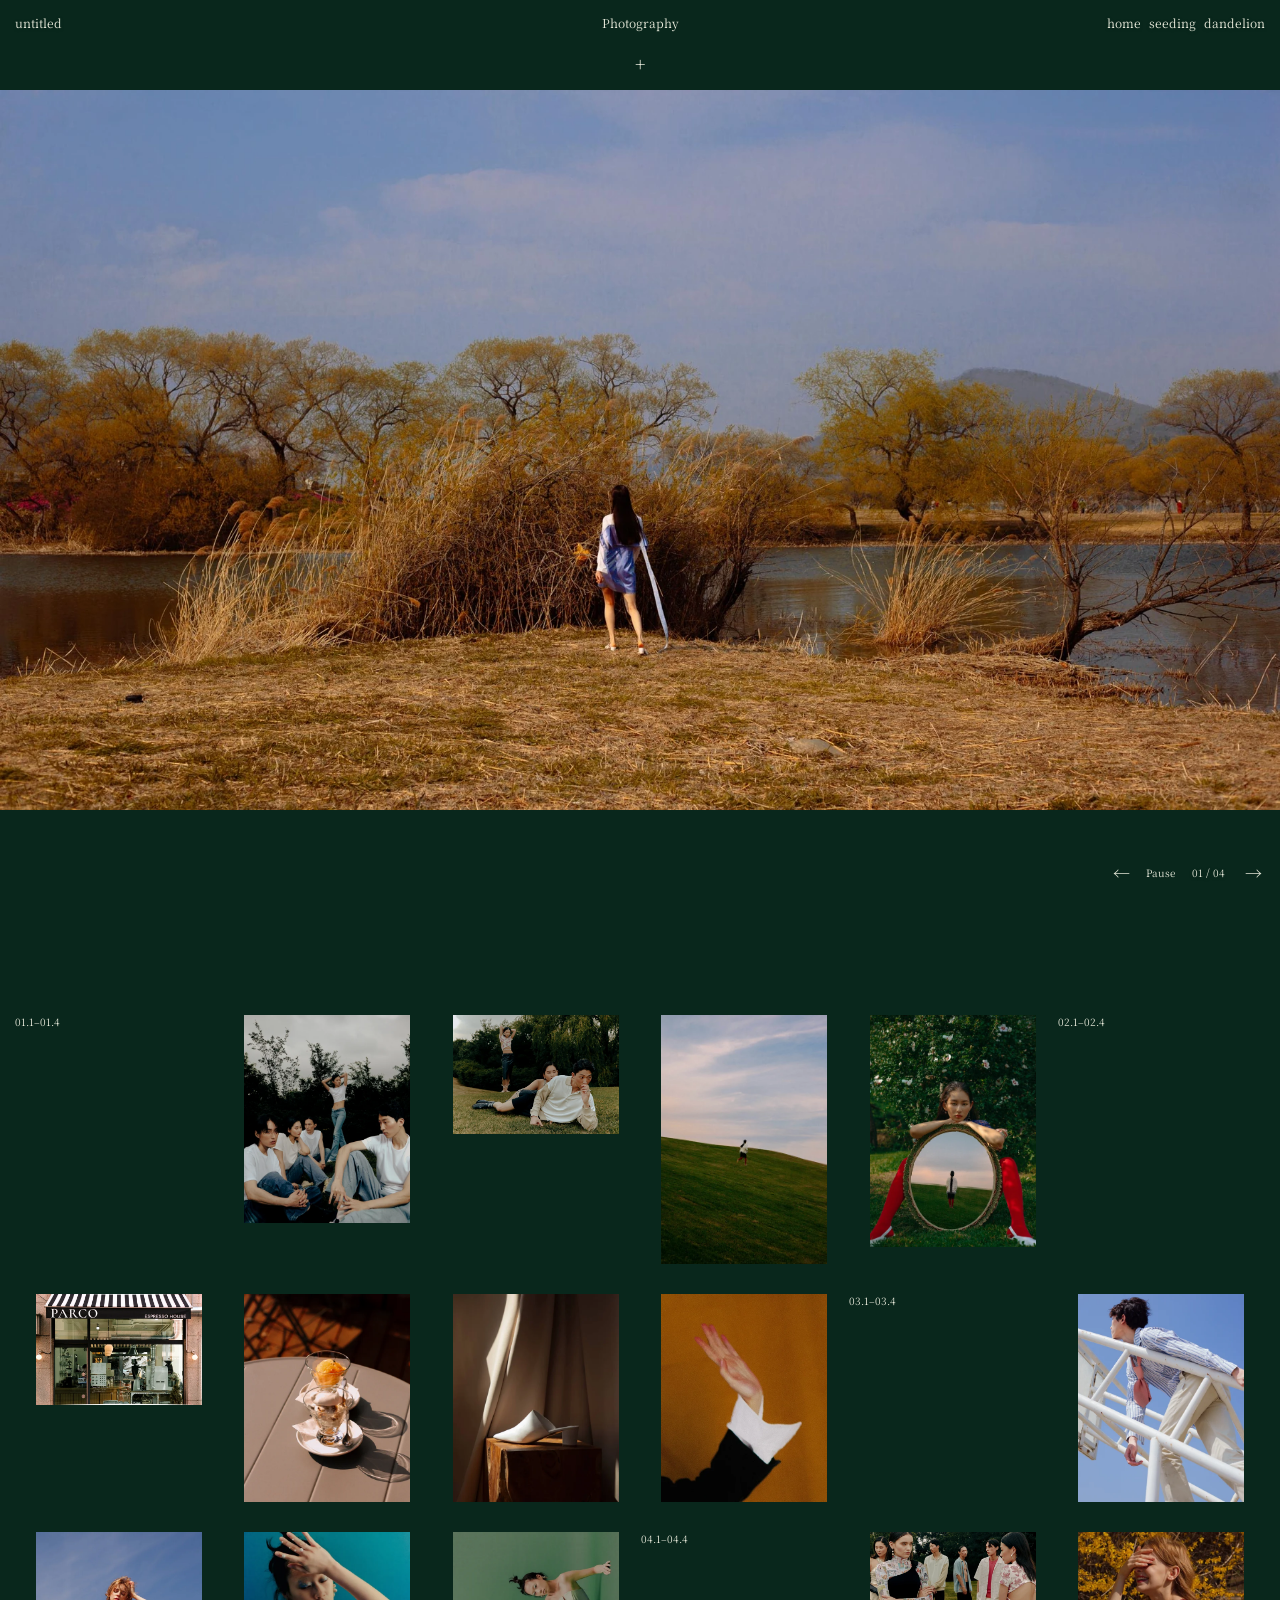
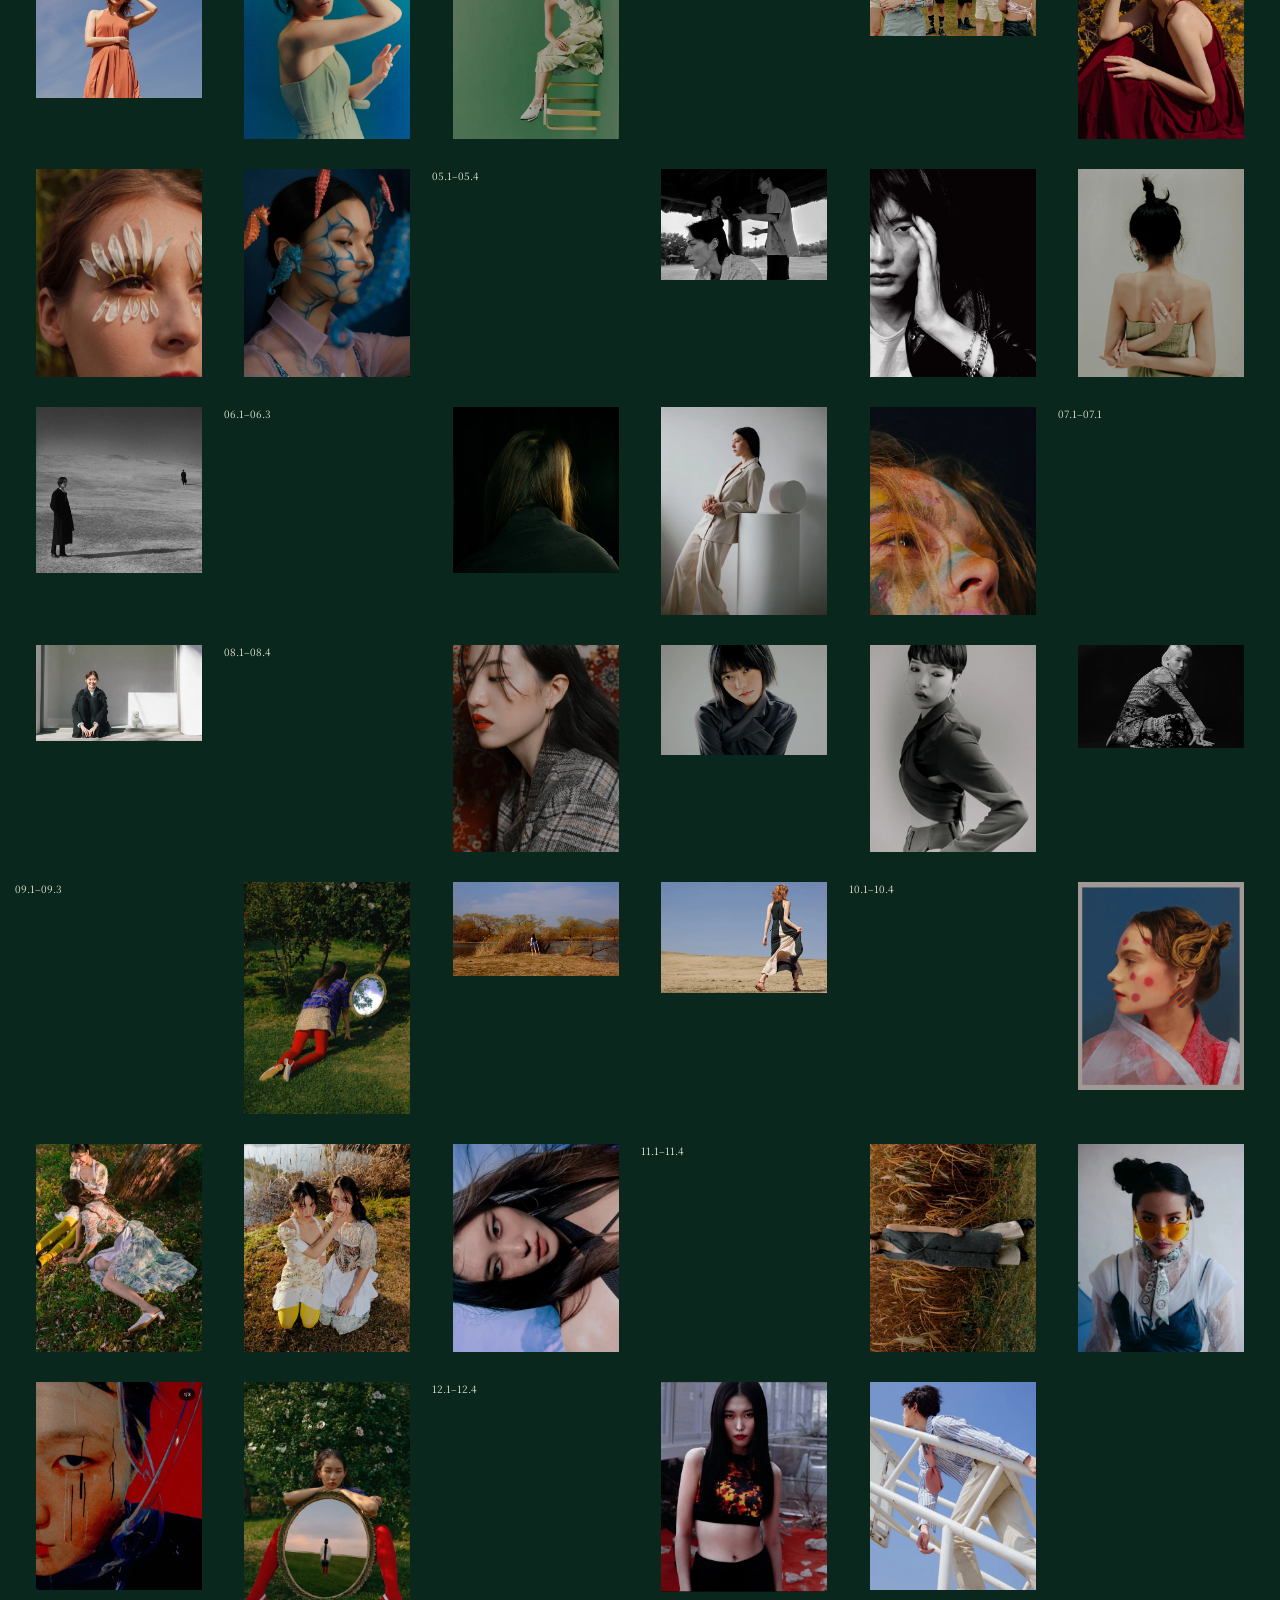
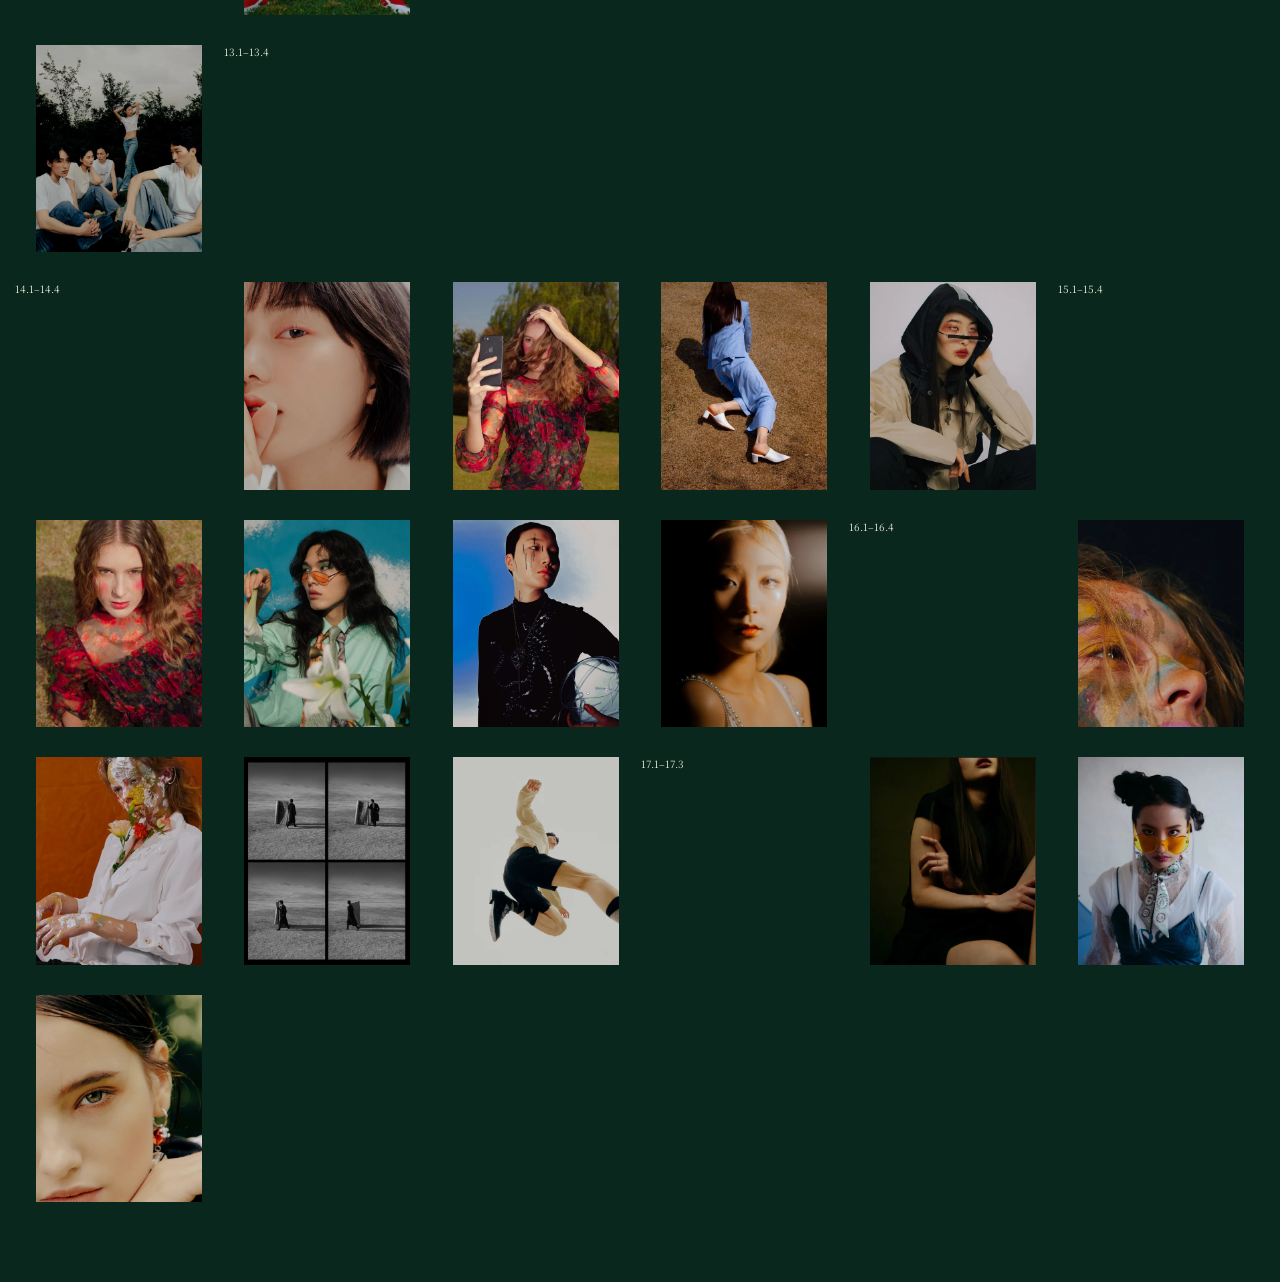
<file: untitled.html>
<!doctype html>
<html lang="ko">
<head>
  <meta charset="utf-8">
  <meta name="viewport" content="width=device-width, initial-scale=1">
  <meta name="color-scheme" content="dark">
  <meta name="description" content="untitled — Photography">
  <title>untitled · dandellas</title>
  <link rel="icon" href="./assets/seed.svg" type="image/svg+xml">
  <link rel="stylesheet" href="./fonts.css"><link rel="stylesheet" href="./nav-effects.css"><script src="./nav-effects.js" defer></script>
  <link rel="stylesheet" href="./untitled.css">
  <script src="./photo-portfolio.js" defer></script>
  <script src="./untitled.js" defer></script>
</head>
<body>
  <a class="skip-link" href="#gallery">사진 목록으로 바로가기</a>
  <header class="site-header">
    <a href="./untitled.html" class="site-name" id="site-name">untitled</a>
    <div class="header-center" id="header-center"><button type="button" class="header-title" data-gallery aria-label="Photography, 사진 목록으로 이동">Photography</button><button type="button" class="gallery-plus" id="header-index" data-index aria-label="사진 인덱스 열기">+</button></div>
    <nav class="desktop-nav" id="desktop-nav" aria-label="주 메뉴"><a href="./index.html">home</a><a href="./input.html">seeding</a><a href="./dandelion.html">dandelion</a></nav>
    <button type="button" class="menu-toggle" id="menu-toggle" aria-haspopup="dialog" aria-controls="mobile-menu">Menu</button>
    <button type="button" class="return-link" id="return-link" hidden>↩ Return</button>
  </header>

  <main>
    <div id="overview-view" class="page-view">
      <h1 class="sr-only">Photography</h1>
      <section class="photo-hero" aria-label="Photography">
        <div id="hero-images" class="hero-images"></div>
        <div class="hero-controls" id="hero-controls" hidden><button type="button" id="hero-previous" aria-label="이전 사진">←</button><button type="button" id="hero-pause" aria-label="사진 슬라이드 일시정지">Pause</button><span id="hero-counter"></span><button type="button" id="hero-next" aria-label="다음 사진">→</button></div>
      </section>
      <section class="gallery" id="gallery" aria-label="사진 목록" tabindex="-1"><div class="portfolio-grid" id="portfolio-grid"></div></section>
    </div>

    <section id="project-view" class="page-view project-view" aria-labelledby="project-number" hidden>
      <div class="project-meta"><h1 id="project-number" tabindex="-1"></h1><span id="project-counter" aria-label="현재 사진"></span></div>
      <div class="zoom-controls" role="group" aria-label="사진 확대"><button type="button" data-zoom="-1" aria-label="축소">−</button><button type="button" data-zoom="0" id="zoom-level" aria-label="화면에 맞추기">100%</button><button type="button" data-zoom="1" aria-label="확대">+</button></div>
      <div class="project-photos" id="project-photos"></div>
      <nav class="project-thumbnails" id="project-thumbnails" aria-label="이 묶음의 사진"></nav>
    </section>

    <section id="index-view" class="page-view index-view" aria-label="사진 인덱스" hidden>
      <div class="index-hover-background" id="index-hover-background" aria-hidden="true"><img id="index-hover-image" alt=""></div>
      <div class="index-switch" role="group" aria-label="인덱스 보기 방식"><button type="button" data-index-mode="overview" aria-pressed="false">Overview</button><span aria-hidden="true">/</span><button type="button" data-index-mode="list" aria-pressed="true">List</button></div>
      <div class="index-list" id="index-list"></div>
      <div class="index-overview portfolio-grid" id="index-overview" hidden></div>
    </section>
    <p class="empty-state" id="empty-state" hidden>사진을 불러오지 못했어요. <a href="./index.html">home</a></p>
    <noscript><p class="empty-state">사진을 보려면 브라우저에서 JavaScript를 허용해 주세요. <a href="./index.html">home</a></p></noscript>
  </main>

  <dialog class="mobile-menu" id="mobile-menu" aria-label="메뉴">
    <div class="mobile-menu-top"><a href="./untitled.html">untitled</a><button type="button" id="menu-close" aria-label="메뉴 닫기">Close</button></div>
    <nav aria-label="모바일 주 메뉴"><a href="./index.html">home</a><a href="./input.html">seeding</a><a href="./dandelion.html">dandelion</a></nav>
  </dialog>
  <p class="sr-only" id="view-announcement" role="status" aria-live="polite"></p>
</body>
</html>
</file>
<file: fonts.css>
/* Original Saira Stencil and Noto Serif KR, compressed as WOFF2. Current-site
 * glyph subsets retain the original variable axes and outlines; disjoint full
 * font ranges retain coverage for later copy. Bundled SIL OFL notices remain
 * in assets/licenses. Typography and the original family aliases are unchanged.
 */
@font-face{font-family:'SairaStencil';src:url('./assets/optimized/saira-site.267d5fa72ce5.woff2') format('woff2');font-style:normal;font-weight:100 900;font-stretch:50% 125%;font-display:swap;unicode-range:U+20-7E,U+B7,U+D7,U+2013-2014,U+2033,U+2190,U+2192}
@font-face{font-family:'SairaStencil';src:url('./assets/optimized/saira.e5c7c681583e.woff2') format('woff2');font-style:normal;font-weight:100 900;font-stretch:50% 125%;font-display:swap;unicode-range:U+A0-AC,U+AE-B6,U+B8-D6,U+D8-17F,U+18F,U+192,U+19D,U+1A0-1A1,U+1AF-1B0,U+1C4-1DC,U+1E6-1E7,U+1EA-1EB,U+1F1-1F5,U+1FA-21B,U+22A-22D,U+230-233,U+237,U+259,U+272,U+2B9-2BA,U+2BC,U+2C6-2C7,U+2C9,U+2D8-2DD,U+300-304,U+306-30C,U+30F,U+311-312,U+31B,U+323-324,U+326-328,U+32E,U+331,U+335-336,U+394,U+3A9,U+3BC,U+3C0,U+1E0C-1E0D,U+1E24-1E25,U+1E44-1E45,U+1E5A-1E5B,U+1E62-1E63,U+1E6C-1E6D,U+1E80-1E85,U+1E92-1E93,U+1E9E,U+1EA0-1EF9,U+2002-2005,U+2010,U+2017-201A,U+201C-201E,U+2020-2022,U+2026,U+2028-2029,U+2030,U+2032,U+2039-203A,U+203C,U+2044,U+2052,U+2070,U+2074-2079,U+2080-2089,U+20A1,U+20A3-20A4,U+20A6-20A7,U+20A9,U+20AB-20AD,U+20B1-20B2,U+20B5,U+20B9-20BA,U+20BC-20BD,U+2113,U+2116,U+2122,U+2126,U+212E,U+2153-2154,U+215B-215E,U+2191,U+2193-2195,U+21A8,U+2202,U+2206,U+220F,U+2211-2212,U+2215,U+2219-221A,U+221E,U+222B,U+2248,U+2260,U+2264-2265,U+2302,U+25CA,U+27E8-27E9,U+A78B-A78C,U+E0FF,U+EFFD,U+F000,U+F8FF,U+FB01-FB02}
@font-face{font-family:'Saira Stencil';src:url('./assets/optimized/saira-site.267d5fa72ce5.woff2') format('woff2');font-style:normal;font-weight:100 900;font-stretch:50% 125%;font-display:swap;unicode-range:U+20-7E,U+B7,U+D7,U+2013-2014,U+2033,U+2190,U+2192}
@font-face{font-family:'Saira Stencil';src:url('./assets/optimized/saira.e5c7c681583e.woff2') format('woff2');font-style:normal;font-weight:100 900;font-stretch:50% 125%;font-display:swap;unicode-range:U+A0-AC,U+AE-B6,U+B8-D6,U+D8-17F,U+18F,U+192,U+19D,U+1A0-1A1,U+1AF-1B0,U+1C4-1DC,U+1E6-1E7,U+1EA-1EB,U+1F1-1F5,U+1FA-21B,U+22A-22D,U+230-233,U+237,U+259,U+272,U+2B9-2BA,U+2BC,U+2C6-2C7,U+2C9,U+2D8-2DD,U+300-304,U+306-30C,U+30F,U+311-312,U+31B,U+323-324,U+326-328,U+32E,U+331,U+335-336,U+394,U+3A9,U+3BC,U+3C0,U+1E0C-1E0D,U+1E24-1E25,U+1E44-1E45,U+1E5A-1E5B,U+1E62-1E63,U+1E6C-1E6D,U+1E80-1E85,U+1E92-1E93,U+1E9E,U+1EA0-1EF9,U+2002-2005,U+2010,U+2017-201A,U+201C-201E,U+2020-2022,U+2026,U+2028-2029,U+2030,U+2032,U+2039-203A,U+203C,U+2044,U+2052,U+2070,U+2074-2079,U+2080-2089,U+20A1,U+20A3-20A4,U+20A6-20A7,U+20A9,U+20AB-20AD,U+20B1-20B2,U+20B5,U+20B9-20BA,U+20BC-20BD,U+2113,U+2116,U+2122,U+2126,U+212E,U+2153-2154,U+215B-215E,U+2191,U+2193-2195,U+21A8,U+2202,U+2206,U+220F,U+2211-2212,U+2215,U+2219-221A,U+221E,U+222B,U+2248,U+2260,U+2264-2265,U+2302,U+25CA,U+27E8-27E9,U+A78B-A78C,U+E0FF,U+EFFD,U+F000,U+F8FF,U+FB01-FB02}
@font-face{font-family:'NotoSerifKR';src:url('./assets/optimized/noto-site.f6989f24f809.woff2') format('woff2');font-style:normal;font-weight:200 900;font-stretch:normal;font-display:swap;unicode-range:U+20-7E,U+B7,U+D7,U+2013-2014,U+2033,U+2161,U+2190,U+2192,U+2197,U+25B7,U+AC00-AC01,U+AC04,U+AC08,U+AC12,U+AC19,U+AC1C,U+AC70,U+AC74,U+AC80,U+AC83,U+AC8C,U+ACA9,U+ACB0,U+ACBD,U+ACC4,U+ACE0,U+ACF3,U+ACF5,U+ACFC,U+AD00,U+AD50,U+AD6C,U+ADF8,U+ADFC,U+AE00,U+AE08,U+AE30,U+B098,U+B0AB,U+B0B4,U+B110,U+B150,U+B192-B193,U+B204,U+B20C,U+B274,U+B294,U+B298,U+B2A5,U+B2C8,U+B2E4,U+B2E8,U+B2EB,U+B2F5,U+B300,U+B354,U+B370-B371,U+B378,U+B3C4-B3C5,U+B3CC,U+B3D9,U+B418,U+B41C,U+B450,U+B4A4,U+B4DC,U+B4E0,U+B4E4,U+B4EC,U+B4F1,U+B514,U+B530,U+B5A4,U+B610,U+B73B,U+B77C,U+B78C,U+B791,U+B798,U+B7EC,U+B7FC,U+B824,U+B840,U+B85C-B85D,U+B860,U+B8E8,U+B958,U+B974,U+B978,U+B97C,U+B984,U+B9AC-B9AD,U+B9B4,U+B9BD,U+B9C1,U+B9CC,U+BA48,U+BA54,U+BA70,U+BA74,U+BA85,U+BAA8-BAA9,U+BABB,U+BB36,U+BB38,U+BB3C,U+BBF8,U+BC14,U+BC16,U+BC18,U+BC1C,U+BC29,U+BC30-BC31,U+BC84,U+BC88,U+BC95,U+BCA1,U+BCC0,U+BCC4,U+BCF4-BCF5,U+BCF8,U+BCFC,U+BD80,U+BD84,U+BD88,U+BE0C,U+BE44,U+C0AC,U+C0B4,U+C0C1,U+C0C8-C0C9,U+C0DD,U+C11C,U+C120,U+C124,U+C131,U+C138,U+C18C-C18D,U+C218,U+C220,U+C2A4,U+C2AC,U+C2B5,U+C2DC-C2DD,U+C2E4,U+C2EC,U+C544,U+C548,U+C54A,U+C54C,U+C558,U+C57D,U+C5B4,U+C5B8,U+C5BB,U+C5C5-C5C6,U+C5D0,U+C5EC,U+C5F0,U+C5F4,U+C601,U+C608,U+C624,U+C62C,U+C640,U+C654,U+C694,U+C6A9,U+C6B0,U+C6B4,U+C6C0,U+C6D0,U+C704,U+C735,U+C73C,U+C740,U+C744,U+C74C,U+C751,U+C758,U+C774,U+C778,U+C77C,U+C784-C785,U+C788,U+C790-C791,U+C7A1,U+C7A5,U+C7AC,U+C800-C801,U+C804,U+C810-C811,U+C815,U+C81C-C81D,U+C870,U+C874,U+C8FC,U+C904,U+C99D,U+C9C0-C9C1,U+C9C4,U+C9C8,U+C9D1,U+C9F8,U+CC44,U+CC98,U+CCAB,U+CCB4,U+CD08,U+CD94,U+CD9C,U+CDC4,U+CDE8,U+CE21,U+CE58,U+D06C,U+D0C0,U+D0D0,U+D0D5,U+D130,U+D14C,U+D1A0,U+D1B5,U+D2B8-D2B9,U+D2BC,U+D328,U+D398,U+D3B4,U+D3C9,U+D3F0,U+D45C,U+D488,U+D504,U+D544,U+D558-D559,U+D55C,U+D560,U+D569,U+D56D,U+D574,U+D588,U+D5A5,U+D5C8,U+D5D8,U+D604,U+D614-D615,U+D648,U+D654-D655,U+D658,U+D65C,U+D68C,U+D6C4,U+D754,U+D769}
@font-face{font-family:'NotoSerifKR';src:url('./assets/optimized/noto.ff8ac5e26ab2.woff2') format('woff2');font-style:normal;font-weight:200 900;font-stretch:normal;font-display:swap;unicode-range:U+A0-B6,U+B8-D6,U+D8-103,U+110-113,U+11A-11B,U+128-12B,U+143-144,U+147-148,U+14C-14F,U+152-153,U+168-16D,U+192,U+1A0-1A1,U+1AF-1B0,U+1CD-1DC,U+1F8-1F9,U+251,U+261,U+2BB,U+2C7,U+2C9-2CB,U+2D9,U+2EA-2EB,U+300-301,U+304,U+307,U+30C,U+391-3A1,U+3A3-3A9,U+3B1-3C9,U+401,U+410-44F,U+451,U+1100-11FF,U+1E3E-1E3F,U+1EA0-1EF9,U+2002-2003,U+2010-2012,U+2015-2016,U+2018-201A,U+201C-201E,U+2020-2022,U+2025-2027,U+2030,U+2032,U+2035,U+2039-203C,U+2042,U+2047-2049,U+2051,U+2074,U+20A9,U+20AB-20AC,U+20DD-20DE,U+2100,U+2103,U+2105,U+2109-210A,U+210F,U+2113,U+2116,U+2121-2122,U+2126-2127,U+212B,U+212E,U+2135,U+213B,U+2160,U+2162-216B,U+2170-217B,U+2191,U+2193-2196,U+2198-2199,U+21B8-21B9,U+21C4-21C6,U+21CB-21CC,U+21D0,U+21D2,U+21D4,U+21E6-21E9,U+21F5,U+2200,U+2202-2203,U+2205-220B,U+220F,U+2211-2213,U+2215,U+221A,U+221D-2220,U+2223,U+2225-222E,U+2234-2237,U+223D,U+2243,U+2245,U+2248,U+224C,U+2260-2262,U+2264-2267,U+226A-226B,U+226E-226F,U+2272-2273,U+2276-2277,U+2282-2287,U+228A-228B,U+2295-2299,U+22A0,U+22A5,U+22BF,U+22DA-22DB,U+22EF,U+2305-2307,U+2312,U+2318,U+2329-232A,U+23B0-23B1,U+23BE-23CC,U+23CE,U+23DA-23DB,U+2423,U+2460-25AB,U+25B1-25B3,U+25B6,U+25BC-25BD,U+25C0-25C1,U+25C6-25C7,U+25C9-25CC,U+25CE-25D3,U+25E2-25E6,U+25EF,U+2600-2603,U+2605-2606,U+2609,U+260E-260F,U+2616-2617,U+261C-261F,U+262F,U+2640-2642,U+2660-266F,U+2672-267D,U+26A0,U+26BD-26BE,U+2702,U+2713,U+271A,U+273D,U+273F-2740,U+2756,U+2776-2793,U+27A1,U+2934-2935,U+29BF,U+29FA-29FB,U+2B05-2B07,U+2B1A,U+2B95,U+2E3A-2E3B,U+2E80-2E99,U+2E9B-2EF3,U+2F00-2FD5,U+2FF0-2FFB,U+3000-303F,U+3041-3096,U+3099-30FF,U+3105-312F,U+3131-318E,U+3190-31BB,U+31C0-31E3,U+31F0-321E,U+3220-332B,U+332D-33FF,U+349A,U+34C1,U+34D7,U+3515,U+3521,U+353E,U+35FF,U+366F,U+36C3-36C5,U+36E6,U+3723,U+372F,U+373A,U+37BC,U+380C,U+3818,U+3883,U+38BA,U+38E7,U+38FD,U+3960,U+3965,U+3983,U+3990,U+39A5,U+39B6,U+3A39,U+3AA4,U+3ADC,U+3AF6,U+3B03,U+3B23,U+3B79,U+3BF3,U+3C14,U+3C24,U+3C2D,U+3CBD-3CBE,U+3CFC,U+3D17,U+3D5F,U+3DBC,U+3DC2,U+3EC4,U+3EED,U+3EFD,U+3F04,U+402F,U+4034,U+4062,U+40A9,U+40C9,U+4137,U+41AC,U+4259,U+43BB,U+43C7,U+43E7,U+43EA,U+4450,U+4512,U+45F2,U+4618,U+46B7,U+46BE,U+46D4,U+46D8,U+46DD,U+472D,U+476C,U+477D,U+479F,U+4863,U+4883,U+4896,U+48A6,U+4925,U+499E,U+49A5,U+49CB,U+4A12,U+4A2D,U+4AB8,U+4ADF,U+4AE8,U+4AFB,U+4B53,U+4B71,U+4CDF-4CE0,U+4D1B,U+4E00-4E01,U+4E03,U+4E07-4E0B,U+4E0D-4E0E,U+4E11,U+4E14-4E16,U+4E18-4E19,U+4E1E-4E1F,U+4E24,U+4E26,U+4E28,U+4E2B-4E2D,U+4E30-4E32,U+4E36,U+4E38-4E39,U+4E3B,U+4E3F,U+4E42-4E43,U+4E45,U+4E4B,U+4E4D-4E4F,U+4E56-4E5B,U+4E5D-4E5F,U+4E67,U+4E6B-4E6D,U+4E71,U+4E73,U+4E76-4E77,U+4E7A-4E7C,U+4E7E,U+4E80,U+4E82,U+4E85-4E86,U+4E88-4E89,U+4E8B-4E8C,U+4E8E-4E92,U+4E94-4E95,U+4E98-4E99,U+4E9B-4E9C,U+4E9E-4EA2,U+4EA4-4EA6,U+4EA8,U+4EAB-4EAE,U+4EB0,U+4EB3-4EB4,U+4EB6,U+4EB9-4EBB,U+4EC0-4EC1,U+4EC4,U+4EC6-4EC7,U+4ECA-4ECB,U+4ECD,U+4ED4-4ED9,U+4EDD-4EDF,U+4EE1,U+4EE3-4EE5,U+4EEE,U+4EF0,U+4EF2-4EF3,U+4EF5-4EF7,U+4EFB,U+4EFD,U+4EFF-4F01,U+4F09-4F0B,U+4F0D-4F11,U+4F1A,U+4F1D,U+4F2F-4F30,U+4F34,U+4F36,U+4F38,U+4F3A,U+4F3C-4F3E,U+4F42-4F43,U+4F46-4F49,U+4F4B,U+4F4D-4F51,U+4F53-4F57,U+4F59-4F5F,U+4F69-4F6A,U+4F6F-4F70,U+4F73-4F74,U+4F76,U+4F78-4F81,U+4F83-4F84,U+4F86,U+4F88-4F8B,U+4F8D-4F92,U+4F94,U+4F96-4F98,U+4F9A-4F9D,U+4FAE-4FAF,U+4FB2,U+4FB5-4FB6,U+4FB9,U+4FBB,U+4FBF,U+4FC1-4FC5,U+4FC9-4FCA,U+4FCC-4FD4,U+4FD7-4FDB,U+4FDD-4FE1,U+4FE3,U+4FEE-4FF1,U+4FF3-4FF6,U+4FF8,U+4FFA,U+4FFE,U+5000,U+5002,U+5005-5007,U+5009,U+500B,U+500D,U+500F,U+5011-5014,U+5016,U+5018-501A,U+501C,U+501E-501F,U+5021-502E,U+5030,U+503B,U+5043-5044,U+5047-504A,U+504E-504F,U+5053,U+5055-5056,U+5058-505A,U+505C,U+5060,U+5062,U+5065-5066,U+506A,U+5070,U+5072,U+5074-5076,U+5078,U+5080,U+5083,U+5085,U+508B,U+508D,U+5091-5092,U+5094,U+5096,U+5098-509B,U+509D-509E,U+50A2,U+50AC-50AE,U+50B2-50B5,U+50B7,U+50BD-50BF,U+50C2,U+50C4-50C5,U+50C9-50CA,U+50CF,U+50D1,U+50D4-50D6,U+50DA-50DB,U+50DE,U+50E2,U+50E5-50E7,U+50E9,U+50EC-50EE,U+50F5,U+50F9,U+50FB,U+50FE-5104,U+5106-5107,U+5109,U+510B-510C,U+5110,U+5112-5115,U+5117-5118,U+511A-511C,U+511F,U+5121-5122,U+5124-5125,U+5127,U+512A-512B,U+5131-5133,U+5135,U+5137-513C,U+513F-5141,U+5143-5149,U+514B-514E,U+5150,U+5152,U+5154-5157,U+515A,U+515C,U+5162,U+5165,U+5167-516E,U+5171,U+5175-5178,U+517C,U+5180,U+5182,U+5186,U+5189-518A,U+518C-518D,U+518F,U+5191-5193,U+5195-5199,U+519E,U+51A0,U+51A2-51A5,U+51AA-51AC,U+51B0-51B2,U+51B6-51B7,U+51BD-51BE,U+51C4-51C6,U+51C9-51CD,U+51D2,U+51D4,U+51D6,U+51DB-51DE,U+51E0-51E1,U+51E9,U+51ED,U+51F0-51F1,U+51F3-51F6,U+51F8-51FA,U+51FD,U+5200-5203,U+5206-5208,U+520A,U+520E,U+5211,U+5213,U+5216-5217,U+521D,U+5224-5227,U+5229-522A,U+522E,U+5230-5233,U+5236-523B,U+5243-5244,U+5246-5247,U+5249-524D,U+5254-5257,U+525A-525B,U+525D-525F,U+5261,U+5269-526A,U+526F,U+5272,U+5274-5275,U+5277,U+527A,U+527D,U+527F,U+5282-5283,U+5287-5289,U+528D,U+5291-5293,U+5297-5298,U+529B,U+529F-52A0,U+52A3-52A4,U+52A7,U+52A9-52AE,U+52B9,U+52BE,U+52C1,U+52C3,U+52C5,U+52C7,U+52C9,U+52CC-52CD,U+52D2,U+52D5-52D6,U+52D8-52D9,U+52DB,U+52DD-52E4,U+52E6,U+52ED,U+52F2-52F3,U+52F5,U+52F8-52FB,U+52FE-5303,U+5305,U+5308,U+530A,U+530C-530D,U+530F-5310,U+5315-5317,U+5319-531A,U+5320-5321,U+5323,U+5327,U+532A,U+532F,U+5331,U+5336,U+5338-533B,U+533D-5341,U+5343-5345,U+5347-534A,U+534D,U+5351-5354,U+5357,U+535A,U+535C,U+535E,U+5360-5361,U+5364,U+5366,U+5368-5369,U+536C,U+536E-5375,U+5377-537B,U+537D-537F,U+5382,U+5384,U+538E,U+5393,U+5396,U+5398,U+539A,U+539D,U+539F-53A0,U+53A5-53A6,U+53AA,U+53AD-53AE,U+53B2-53B3,U+53B6,U+53B9,U+53BB,U+53C2-53C3,U+53C5,U+53C8-53CD,U+53D4,U+53D6-53D7,U+53D9,U+53DB,U+53DF,U+53E1-53E6,U+53E8-53F8,U+5401,U+5403-5404,U+5408-5411,U+541B,U+541D,U+541F-5420,U+5426,U+5429,U+542B-542C,U+542E,U+5431,U+5433,U+5436,U+5438-5439,U+543B-543E,U+5440,U+5442,U+5446,U+5448,U+544A,U+544E,U+5451,U+545D,U+545F,U+5462,U+5464,U+5466,U+5468,U+546A-546B,U+5470-5471,U+5473,U+5475-5476,U+547B-547D,U+547F-5480,U+5484,U+5486-5487,U+548B-5490,U+5496,U+54A0,U+54A2,U+54A4-54A5,U+54A8,U+54AB-54AC,U+54AF,U+54B2-54B3,U+54B8,U+54BB-54BD,U+54BF-54C4,U+54C6-54C9,U+54E1,U+54E5-54E6,U+54E8-54E9,U+54ED-54EE,U+54F1-54F2,U+54FA,U+54FD,U+54FF,U+5504,U+5506-5507,U+5509,U+550E-5510,U+5514,U+551C,U+552B,U+552E-552F,U+5531,U+5533,U+5535,U+5539,U+553C,U+553E,U+5540,U+5542,U+5544,U+5546,U+554A,U+554F,U+5553,U+5556-5557,U+555C,U+555E,U+5563,U+557B-5581,U+5583-5584,U+5586-5587,U+5589-558B,U+5591,U+5593-5594,U+5598-559A,U+559C-559F,U+55A3-55A4,U+55A7-55AC,U+55AE,U+55B0,U+55C3,U+55C5,U+55C7,U+55C9,U+55D1,U+55D4,U+55DA-55DC,U+55DF-55E0,U+55E2-55E4,U+55F7,U+55FD-55FF,U+5604,U+5606,U+5608-5609,U+560C-5610,U+5612,U+5614,U+5616-5617,U+5629,U+562C,U+562F,U+5632,U+5634,U+5636-5639,U+563B,U+563F,U+5641-5642,U+5649,U+564B,U+564D-564F,U+5653,U+5664-5665,U+5668-566D,U+566F,U+5672,U+5674,U+5676,U+5678,U+567A,U+5680,U+5684,U+5686-5687,U+568F,U+5699-569A,U+56A5,U+56A7,U+56AC,U+56AE,U+56B3-56B4,U+56B6,U+56BC,U+56C0-56C3,U+56C8-56CA,U+56CD,U+56D1,U+56D7,U+56DA-56DB,U+56DE-56E0,U+56E3,U+56E6-56E7,U+56EB,U+56ED-56EE,U+56F0,U+56F3,U+56F7,U+56F9-56FA,U+56FD,U+56FF,U+5701-5704,U+5707-570B,U+570D,U+5712-5713,U+5716,U+5718,U+571C,U+571F,U+5725,U+5728-572A,U+572C-572E,U+5730,U+573B,U+573E,U+5740-5742,U+5747,U+574A,U+574C-5751,U+5761,U+5764,U+5766-576A,U+576E-5771,U+5773,U+5775,U+5777-5778,U+577B-577C,U+5782,U+5788,U+578B-578C,U+5793,U+5795,U+579E,U+57A0,U+57A2-57A4,U+57B8,U+57BD,U+57C3,U+57C6-57C9,U+57CB,U+57CE-57CF,U+57D1-57D2,U+57DC,U+57DF-57E0,U+57E4,U+57E9,U+57ED-57EE,U+57F0,U+57F3-57F4,U+57F6-57F7,U+57F9-57FD,U+5800,U+5802-5806,U+5808-580B,U+5817,U+5819,U+581D-581E,U+5820-5821,U+5823-5824,U+5826-5827,U+582A,U+582D,U+582F-5831,U+5834-5835,U+583A,U+5840,U+5849-584D,U+584F-5852,U+5854,U+5857-585A,U+585E,U+5861-5862,U+5864,U+5869,U+5875,U+5879,U+587C-587E,U+5880-5881,U+5883,U+5885,U+5889-588A,U+588C-588D,U+5890,U+5893,U+589C-589F,U+58A1,U+58A3,U+58A8-58A9,U+58AB,U+58AE,U+58B0-58B1,U+58B3,U+58BA-58BB,U+58BE,U+58C1,U+58C3,U+58C5,U+58C7,U+58CE,U+58D1,U+58D3-58D5,U+58D8-58DA,U+58DC-58DF,U+58E1,U+58E4,U+58EB-58EC,U+58EE-58F0,U+58F2,U+58F9-58FB,U+58FD,U+5902,U+5906,U+5908,U+590A,U+590F-5910,U+5914-5916,U+5919-591C,U+5922,U+5924-5925,U+5927,U+5929-592F,U+5931-5932,U+5937-5938,U+593D-593E,U+5944,U+5947-5949,U+594C,U+594E-5951,U+5953-5955,U+5957-5958,U+595A,U+595C,U+5960,U+5962,U+5967,U+5969-596E,U+5972-5974,U+5976,U+5978,U+597D,U+5982-5984,U+598A,U+598C-598D,U+5991-5993,U+5996-5997,U+5999,U+599D,U+59A3-59A5,U+59A7-59A8,U+59AC,U+59AF,U+59B2,U+59B5-59B6,U+59B8-59B9,U+59BB,U+59BE-59BF,U+59C1,U+59C3,U+59C6,U+59C8-59CB,U+59CD,U+59D0-59D4,U+59D9-59DA,U+59DC-59DE,U+59E2-59E6,U+59E8,U+59EA-59EC,U+59EE,U+59F0,U+59F2,U+59F7-59FC,U+59FF,U+5A01,U+5A03,U+5A09-5A0A,U+5A0D,U+5A11,U+5A13,U+5A18-5A19,U+5A1B-5A1C,U+5A1F-5A20,U+5A23,U+5A25,U+5A27,U+5A29,U+5A2B,U+5A2D,U+5A35-5A36,U+5A3C,U+5A3F-5A41,U+5A46-5A47,U+5A49,U+5A4B-5A4C,U+5A50-5A51,U+5A5A,U+5A60,U+5A62-5A63,U+5A66-5A67,U+5A69-5A6A,U+5A6D,U+5A72,U+5A77,U+5A7F,U+5A84,U+5A8D,U+5A90,U+5A92-5A93,U+5A95,U+5A9A-5A9B,U+5A9E-5A9F,U+5AA2,U+5AA4,U+5AA7,U+5AAA,U+5AB3,U+5AB5,U+5ABA-5ABF,U+5AC1-5AC2,U+5AC4,U+5AC8-5AC9,U+5ACB-5ACC,U+5AD5-5AD7,U+5AD9-5ADB,U+5ADD,U+5AE0-5AE6,U+5AE9,U+5AEB,U+5AED-5AEF,U+5AF6,U+5AFA-5AFB,U+5AFD,U+5B00,U+5B05,U+5B08-5B09,U+5B0B-5B0C,U+5B16,U+5B19,U+5B1B,U+5B25,U+5B28,U+5B2A,U+5B2D,U+5B30,U+5B32,U+5B34,U+5B3E-5B40,U+5B43,U+5B45,U+5B4C,U+5B50-5B51,U+5B54-5B58,U+5B5A-5B5D,U+5B5F,U+5B61,U+5B63-5B66,U+5B69,U+5B6B,U+5B70-5B71,U+5B75-5B76,U+5B78,U+5B7A,U+5B7C,U+5B7F-5B82,U+5B85,U+5B87-5B8C,U+5B8F,U+5B93,U+5B95-5B9D,U+5B9F,U+5BA2-5BA6,U+5BAC,U+5BAE,U+5BB0,U+5BB3-5BB6,U+5BB8-5BB9,U+5BBF-5BC0,U+5BC2-5BC7,U+5BCC,U+5BD0,U+5BD2-5BD4,U+5BD6-5BD8,U+5BDB,U+5BDE-5BDF,U+5BE1-5BE2,U+5BE4-5BE9,U+5BEB-5BF0,U+5BF5-5BF6,U+5BF8-5BFA,U+5BFF,U+5C01,U+5C04-5C0F,U+5C11,U+5C14,U+5C16,U+5C19,U+5C1F-5C20,U+5C23-5C24,U+5C28,U+5C2B,U+5C31,U+5C38-5C41,U+5C45-5C48,U+5C4B,U+5C4D-5C4E,U+5C50-5C51,U+5C55,U+5C5B,U+5C60,U+5C62,U+5C64-5C65,U+5C68,U+5C6C,U+5C6F,U+5C71,U+5C73,U+5C79-5C7A,U+5C88,U+5C8A,U+5C8C,U+5C8F-5C92,U+5C94,U+5C9D,U+5CA1,U+5CA3,U+5CA5-5CAD,U+5CB1,U+5CB3,U+5CB5,U+5CB7-5CB8,U+5CBA,U+5CBE,U+5CC0,U+5CCB,U+5CD2,U+5CD9,U+5CE0,U+5CE8-5CE9,U+5CED,U+5CEF-5CF1,U+5CF4,U+5CF6,U+5CFB,U+5CFD,U+5D06-5D07,U+5D0D-5D0E,U+5D10-5D11,U+5D14-5D19,U+5D1B,U+5D1F,U+5D22,U+5D24,U+5D26-5D27,U+5D29,U+5D34,U+5D3D,U+5D41-5D42,U+5D44,U+5D4B-5D4C,U+5D4E,U+5D50,U+5D53-5D54,U+5D69,U+5D6C,U+5D6F,U+5D71,U+5D81-5D82,U+5D84,U+5D86-5D87,U+5D8B,U+5D92,U+5D94-5D95,U+5D99,U+5D9D,U+5DA0,U+5DA2,U+5DA7,U+5DAA-5DAB,U+5DAE,U+5DB0,U+5DB7-5DB8,U+5DBA,U+5DBC-5DBE,U+5DC9,U+5DCB,U+5DCD,U+5DD1-5DD3,U+5DD6,U+5DDA-5DDB,U+5DDD-5DDE,U+5DE0-5DE2,U+5DE5-5DE8,U+5DEB,U+5DEE,U+5DF1-5DF5,U+5DF7-5DF9,U+5DFB,U+5DFD-5DFE,U+5E02-5E03,U+5E06,U+5E09,U+5E0C,U+5E11,U+5E15-5E16,U+5E19-5E1B,U+5E1D,U+5E20,U+5E25,U+5E28,U+5E2B,U+5E2D,U+5E33,U+5E36-5E38,U+5E3D,U+5E3F-5E40,U+5E43-5E45,U+5E47,U+5E4C,U+5E4E,U+5E54-5E55,U+5E58,U+5E5E-5E5F,U+5E61-5E63,U+5E68,U+5E6A-5E6C,U+5E70-5E74,U+5E76-5E80,U+5E83-5E84,U+5E87,U+5E8A-5E8B,U+5E8F,U+5E95-5E97,U+5E9A,U+5E9C,U+5EA0,U+5EA5-5EA8,U+5EAB,U+5EAD,U+5EB3,U+5EB5-5EB8,U+5EBD-5EBE,U+5EC1-5EC2,U+5EC8-5ECB,U+5ECF-5ED1,U+5ED3,U+5ED5-5ED6,U+5ED9-5EDB,U+5EDD-5EE3,U+5EE5,U+5EE7-5EE9,U+5EEC,U+5EF1,U+5EF3-5EF4,U+5EF6-5EF7,U+5EFA-5EFB,U+5EFE-5EFF,U+5F01,U+5F03-5F04,U+5F07-5F08,U+5F0A-5F0B,U+5F0F,U+5F11-5F15,U+5F17-5F18,U+5F1B,U+5F1F,U+5F22,U+5F25-5F27,U+5F29,U+5F2D,U+5F31,U+5F34-5F35,U+5F37,U+5F3A,U+5F3C,U+5F3E,U+5F40,U+5F46,U+5F48,U+5F4A,U+5F4C,U+5F4E,U+5F50-5F51,U+5F53-5F54,U+5F56-5F59,U+5F5B,U+5F5D,U+5F61-5F62,U+5F64-5F67,U+5F69-5F6D,U+5F70-5F71,U+5F73,U+5F77,U+5F79,U+5F7C,U+5F7F-5F82,U+5F85,U+5F87-5F8C,U+5F90-5F92,U+5F97-5F99,U+5F9C,U+5F9E,U+5FA0-5FA1,U+5FA3,U+5FA7-5FAA,U+5FAC-5FAF,U+5FB3,U+5FB5,U+5FB7,U+5FB9,U+5FBC-5FBD,U+5FC3-5FC5,U+5FC8-5FC9,U+5FCC-5FCE,U+5FD0,U+5FD2-5FD3,U+5FD5-5FD9,U+5FDC-5FE1,U+5FE4,U+5FE8,U+5FEB,U+5FED-5FEF,U+5FF1,U+5FF5,U+5FF8,U+5FFB-5FFD,U+5FFF,U+600A,U+600D,U+600F,U+6012,U+6014-6017,U+6019,U+601B-601D,U+6020-6021,U+6025-602A,U+602F-6030,U+6033,U+6041-6043,U+6046-6048,U+604A-604B,U+604D,U+6050,U+6052,U+6055,U+6059-605A,U+605D,U+605F-6060,U+6062-6065,U+6068-606D,U+606F-6070,U+6075,U+6081,U+6083-6086,U+6089-608D,U+608F,U+6092,U+6094-6097,U+609A-609B,U+609F-60A0,U+60A2-60A4,U+60A7,U+60AA,U+60B0-60B6,U+60B8,U+60BB-60BE,U+60C4-60C7,U+60C9,U+60CB,U+60CF,U+60D1,U+60D3,U+60D5,U+60D7-60E2,U+60F0-60F4,U+60F6-60FC,U+6100-6101,U+6103,U+6106,U+6108-6109,U+610D-610F,U+6114-6115,U+611A-611C,U+611E-611F,U+6122,U+6127-6128,U+612B-612D,U+6130,U+6134,U+6137,U+613C,U+613E-613F,U+6142,U+6144,U+6146-6148,U+614A-614D,U+614F,U+6152-6155,U+6158-615A,U+615C-615D,U+615F-6164,U+6167-6168,U+616A-616B,U+616E,U+6170-6171,U+6173-6177,U+617A,U+617C-617E,U+6181-6183,U+618A,U+618D-618E,U+6190-6194,U+6196,U+6198-619A,U+61A4,U+61A7-61A9,U+61AB-61AC,U+61AE-61AF,U+61B2,U+61B6,U+61B8,U+61BA-61BE,U+61C3,U+61C6-61CC,U+61CF,U+61D5,U+61D7,U+61DE-61DF,U+61E3,U+61E6,U+61F2,U+61F6-61F8,U+61FA,U+61FC-6200,U+6207-6208,U+620A,U+620C-620E,U+6210-6212,U+6214-6216,U+6218,U+621A,U+621E-621F,U+6221-6222,U+6226-6227,U+6229-622A,U+622D-622E,U+6230-6236,U+6239,U+623E-6241,U+6243,U+6247-624E,U+6251-6253,U+6257-6258,U+625B-625C,U+625E,U+6263,U+6268,U+626E,U+6271,U+6273,U+6276,U+6279-627A,U+627C,U+627E-6280,U+6283-6284,U+6286,U+6289-628A,U+628F,U+6291-6292,U+6294-6298,U+629B,U+62A6,U+62A8,U+62AB-62AC,U+62AE,U+62B1-62B2,U+62B5,U+62B9,U+62BC-62BD,U+62C2,U+62C4-62CD,U+62CF-62D9,U+62DB-62DC,U+62E1,U+62EC-62EF,U+62F1,U+62F3,U+62F5-62F7,U+62FD-62FF,U+6301-6302,U+6307,U+6309,U+630C,U+6310-6312,U+6328,U+632A-632B,U+632F,U+6339-633B,U+633D-633E,U+6342-6344,U+6346,U+6349,U+634C-6350,U+6353,U+6355,U+6357,U+635A,U+6367-6369,U+636B,U+636E,U+6371-6372,U+6376-6377,U+637A-637B,U+637F-6380,U+6383-6384,U+6387-638A,U+638C,U+638E-638F,U+6392,U+6396,U+6398,U+639B-639C,U+639F-63A2,U+63A5,U+63A7-63AA,U+63AC,U+63BE,U+63C0,U+63C3-63C4,U+63C6,U+63C9,U+63CF-63D0,U+63D2,U+63D6,U+63DA-63DB,U+63DF-63E1,U+63E3,U+63E9,U+63EB,U+63ED-63EE,U+63F2,U+63F4-63F7,U+6406,U+6409,U+640D,U+640F,U+6412,U+6414,U+6416-6418,U+641C,U+6420,U+6422,U+6424-6425,U+6428,U+642A-642D,U+642F-6430,U+6434,U+6436,U+643A,U+643E,U+6458,U+645B,U+645E,U+6460,U+6467,U+6469,U+646D,U+646F,U+6473,U+6478-647B,U+647D,U+6485,U+6488,U+6490-6493,U+6495,U+6499-649B,U+649D-649F,U+64A4-64A5,U+64A9,U+64AB,U+64AD-64AE,U+64B0,U+64B2,U+64BB-64BC,U+64BE-64BF,U+64C1,U+64C4-64C5,U+64C7,U+64C9-64CA,U+64CD-64CE,U+64D0,U+64D2,U+64D4-64D5,U+64D7-64D8,U+64DA,U+64E0-64E3,U+64E5-64E7,U+64EC-64ED,U+64EF,U+64F1-64F2,U+64F4,U+64FA,U+64FE,U+6500,U+6502,U+6504,U+6507,U+650A,U+650F,U+6514,U+6518-6519,U+651D,U+6522-6524,U+652A-652C,U+652F,U+6532,U+6534-6539,U+653B,U+653D-653F,U+6543,U+6545,U+6548-6549,U+654D-654F,U+6551-6552,U+6554-6559,U+655D-655E,U+6562-6563,U+6566,U+656C-656D,U+6572,U+6574-6575,U+6577-6578,U+657E,U+6581-6583,U+6585,U+6587,U+6589,U+658C,U+6590-6591,U+6597,U+6599,U+659B-659D,U+659F,U+65A1,U+65A4-65A5,U+65A7,U+65AB-65AD,U+65AF-65B2,U+65B7,U+65B9,U+65BC-65BD,U+65BF,U+65C1-65C6,U+65CA-65CC,U+65CF,U+65D2,U+65D7,U+65E0-65E1,U+65E3,U+65E5-65E6,U+65E8-65E9,U+65EC-65ED,U+65F1-65F2,U+65F4,U+65FA-65FD,U+65FF-6600,U+6602-6603,U+6606-6607,U+6609-660A,U+660C-6611,U+6613-6615,U+661B-661C,U+661E-6621,U+6623-6625,U+6627-6628,U+662B,U+662D,U+662F-6631,U+6634-6637,U+663A-663B,U+6641-6644,U+6648-6649,U+664B-664C,U+664E-6651,U+6659-665B,U+665D-6662,U+6664-6669,U+666B-6670,U+6673-6674,U+6676-667B,U+667D,U+667F,U+6684,U+6687-6689,U+668B-668C,U+668E,U+6690-6691,U+6696-6698,U+669A,U+669D-669E,U+66A0,U+66A2-66A3,U+66AB-66AC,U+66AE,U+66B1-66B5,U+66B8-66BB,U+66BE-66C1,U+66C4-66C9,U+66D3-66D4,U+66D6,U+66D8-66DE,U+66E0,U+66E3,U+66E6,U+66E8-66EA,U+66EC,U+66EE-66F0,U+66F2-66F4,U+66F7-66FA,U+66FC,U+66FE-6700,U+6703-6705,U+6708-670D,U+6714-6715,U+6717,U+671B,U+671D-6720,U+6722-6723,U+6726-6728,U+672A-672E,U+6731,U+6733-6734,U+6736,U+673A,U+673D-673E,U+6745-6746,U+6749,U+674B-674C,U+674E-6751,U+6753,U+6756,U+675C-6760,U+6765,U+676A,U+676C-676D,U+676F-6773,U+6775,U+6777,U+677B-677C,U+677E-677F,U+6783,U+6787,U+6789,U+678B-678C,U+678F-6790,U+6792-6793,U+6795,U+6797-679A,U+679C-679D,U+67AF-67B0,U+67B2-67B3,U+67B6-67B8,U+67BE,U+67C1,U+67C4-67C5,U+67CA,U+67CF-67D4,U+67D6-67DA,U+67DD-67DF,U+67E2,U+67E9,U+67EC,U+67EF-67F1,U+67F3-67F6,U+67F9,U+67FB,U+67FE-67FF,U+6803-6804,U+6810,U+6812-6813,U+6816-6817,U+681D-681E,U+6821-6822,U+682A,U+682E-682F,U+6831-6832,U+6834,U+6838-6839,U+683B-683D,U+6840-6844,U+6846,U+6848-6849,U+684E,U+6850-6851,U+6853-6854,U+686D,U+686F,U+6874,U+6876-6877,U+687E-687F,U+6881,U+6883,U+6885-6886,U+688F,U+6893-6894,U+6897,U+689B,U+689D,U+689F-68A3,U+68A7-68A8,U+68AD,U+68AF-68B1,U+68B3,U+68B5-68B6,U+68C4-68C5,U+68C9-68CD,U+68D0,U+68D2,U+68D5-68D8,U+68DA,U+68DF-68E0,U+68E3,U+68E7-68E8,U+68EC,U+68EE,U+68F2,U+68F9-68FD,U+6900-6901,U+6904-6906,U+690B,U+690D-690F,U+6911-6912,U+6919,U+691C,U+6927,U+6930,U+6934,U+6936,U+6939,U+693D,U+693F,U+6942,U+694A,U+694F,U+6953-6955,U+6957,U+6959-695A,U+695D-695E,U+6960-6963,U+6965,U+6968,U+696A-696F,U+6973,U+6975,U+6977-6979,U+697B,U+697D,U+698E,U+6991,U+6994-6995,U+6998,U+699B-699C,U+699F,U+69A4-69A7,U+69AD-69AE,U+69B0-69B2,U+69B4,U+69B7,U+69BA-69BC,U+69BE-69C1,U+69C3,U+69C7,U+69CA-69D0,U+69D3,U+69D6,U+69E2,U+69E5-69EA,U+69ED,U+69F2,U+69F9,U+69FB,U+69FD,U+69FF-6A00,U+6A02,U+6A05,U+6A0A-6A0B,U+6A11-6A14,U+6A17,U+6A19,U+6A1B,U+6A1E-6A1F,U+6A21,U+6A23,U+6A29,U+6A2B,U+6A35,U+6A38-6A3B,U+6A3D,U+6A43-6A45,U+6A47-6A4D,U+6A50,U+6A52-6A53,U+6A58-6A5A,U+6A5F,U+6A61-6A62,U+6A64,U+6A66,U+6A6B,U+6A72,U+6A75,U+6A7F-6A80,U+6A83-6A84,U+6A89,U+6A8D-6A8E,U+6A90,U+6A94,U+6A97,U+6A9C-6A9D,U+6A9F-6AA0,U+6AA2-6AA3,U+6AAE,U+6AB3,U+6AB6,U+6ABB-6ABC,U+6ABF,U+6AC2-6AC3,U+6AD3,U+6ADA-6ADF,U+6AE8,U+6AEA,U+6AEC,U+6AF6,U+6AFB-6AFC,U+6B02-6B04,U+6B0A,U+6B0C,U+6B11-6B12,U+6B16,U+6B1E,U+6B20-6B21,U+6B23,U+6B2C,U+6B32,U+6B37-6B3B,U+6B3D-6B3F,U+6B43,U+6B46-6B47,U+6B49-6B4A,U+6B4C,U+6B4E,U+6B50,U+6B54,U+6B59-6B5B,U+6B5F-6B67,U+6B69-6B6A,U+6B6F,U+6B72,U+6B77-6B7B,U+6B7F-6B80,U+6B82-6B84,U+6B86,U+6B89-6B8A,U+6B8D,U+6B91,U+6B96,U+6B98,U+6B9E,U+6BA2,U+6BA4,U+6BAB,U+6BAD-6BAF,U+6BB2-6BB3,U+6BB5,U+6BB7,U+6BBA,U+6BBC-6BBD,U+6BBF-6BC1,U+6BC4-6BC6,U+6BCB,U+6BCD,U+6BCF,U+6BD2-6BD4,U+6BD6-6BD8,U+6BDA-6BDB,U+6BEB-6BEC,U+6BEF,U+6BF3,U+6BF8,U+6BFF,U+6C05,U+6C08,U+6C0F-6C11,U+6C13-6C14,U+6C17,U+6C1B,U+6C23-6C24,U+6C33-6C38,U+6C3E-6C43,U+6C4B,U+6C4E-6C50,U+6C52-6C55,U+6C57,U+6C59-6C60,U+6C66,U+6C68-6C6A,U+6C6D,U+6C70,U+6C72,U+6C74,U+6C76,U+6C7A,U+6C7D-6C7E,U+6C81-6C89,U+6C8C-6C8D,U+6C90,U+6C92-6C96,U+6C98-6C9B,U+6CA2,U+6CAB-6CAC,U+6CAE,U+6CB0-6CB1,U+6CB3,U+6CB6,U+6CB8-6CB9,U+6CBB-6CBF,U+6CC1-6CC2,U+6CC4-6CC6,U+6CC9-6CCA,U+6CCC,U+6CD0-6CD1,U+6CD3-6CD5,U+6CD7,U+6CD9-6CDD,U+6CE0-6CE3,U+6CE5,U+6CE8,U+6CEB,U+6CEE-6CF1,U+6CF3,U+6CFF,U+6D04,U+6D07,U+6D0A-6D0C,U+6D11-6D12,U+6D14,U+6D17,U+6D19,U+6D1B,U+6D1E-6D1F,U+6D23,U+6D25,U+6D27-6D2C,U+6D2E,U+6D32,U+6D35-6D36,U+6D38-6D3E,U+6D41,U+6D59-6D5A,U+6D5C,U+6D61,U+6D63-6D67,U+6D69-6D6A,U+6D6C,U+6D6E-6D6F,U+6D72,U+6D74,U+6D77-6D79,U+6D7F,U+6D82,U+6D85,U+6D87-6D89,U+6D8C-6D8F,U+6D91,U+6D93-6D97,U+6DAA-6DAC,U+6DAF,U+6DB2,U+6DB4-6DB5,U+6DB7-6DB8,U+6DBC,U+6DBF-6DC0,U+6DC3-6DC8,U+6DCB-6DCC,U+6DCF-6DD2,U+6DD6,U+6DD8-6DDA,U+6DDD-6DDE,U+6DE0-6DE6,U+6DE8,U+6DEA-6DEC,U+6DEE,U+6DF1,U+6DF3,U+6DF5-6DFC,U+6E05,U+6E08,U+6E0A,U+6E17,U+6E19-6E1B,U+6E1D,U+6E1F-6E26,U+6E28,U+6E2B-6E2D,U+6E2F,U+6E32,U+6E34,U+6E36-6E38,U+6E3A,U+6E3C-6E3E,U+6E40,U+6E43-6E45,U+6E4A,U+6E4D-6E4E,U+6E51,U+6E53-6E56,U+6E58,U+6E5B-6E5C,U+6E5E-6E5F,U+6E63,U+6E67,U+6E6B,U+6E6E-6E6F,U+6E72-6E73,U+6E75,U+6E7A,U+6E8F-6E90,U+6E95-6E96,U+6E98,U+6E9C-6E9D,U+6E9F,U+6EA2,U+6EA5,U+6EA7-6EA8,U+6EAA-6EAB,U+6EAF,U+6EB1-6EB2,U+6EB5-6EB7,U+6EBA,U+6EBD,U+6EC2-6EC5,U+6EC8-6EC9,U+6ECB-6ECC,U+6ECE,U+6ED1,U+6ED3-6ED5,U+6ED9,U+6EEC-6EED,U+6EEF,U+6EF2,U+6EF4-6EF5,U+6EF7-6EF8,U+6EFC,U+6EFE-6EFF,U+6F01-6F02,U+6F04,U+6F06,U+6F09,U+6F0C,U+6F0F,U+6F11,U+6F13-6F15,U+6F19-6F1A,U+6F20,U+6F22-6F24,U+6F26-6F28,U+6F2A-6F2D,U+6F30-6F33,U+6F38,U+6F3C,U+6F3E-6F3F,U+6F41,U+6F4F,U+6F51-6F52,U+6F54,U+6F57-6F5F,U+6F61-6F64,U+6F66,U+6F6D-6F71,U+6F74,U+6F78,U+6F7A,U+6F7C-6F7E,U+6F81-6F82,U+6F84,U+6F86-6F89,U+6F8B-6F8E,U+6F90,U+6F92,U+6F94-6F98,U+6F9F,U+6FA1,U+6FA3-6FA5,U+6FA7-6FA8,U+6FAA,U+6FAE-6FAF,U+6FB1,U+6FB3,U+6FB6,U+6FB9,U+6FBE,U+6FC0-6FC3,U+6FC6-6FC7,U+6FC9-6FCA,U+6FD4-6FD5,U+6FD8,U+6FDA-6FDB,U+6FDE-6FE1,U+6FE4-6FE6,U+6FE9,U+6FEB-6FEC,U+6FEE-6FEF,U+6FF1,U+6FF3-6FF4,U+6FF6,U+6FFA,U+6FFE,U+7001,U+7005-7007,U+7009,U+700B,U+700F,U+7011-7013,U+7015,U+7018,U+701A-701F,U+7023,U+7026-7028,U+702F-7030,U+7032,U+7037-7038,U+703C,U+703E,U+7044,U+7046,U+704C,U+704E,U+7050-7051,U+7053,U+7058,U+705D-705E,U+7063,U+7066,U+7069,U+706B-706C,U+706F-7070,U+7078,U+707C-707E,U+7081,U+7085-7086,U+708A,U+708E,U+7092,U+7095,U+7098-709B,U+70A1,U+70A4,U+70A6,U+70AB-70B0,U+70B3,U+70B7-70BA,U+70C8,U+70CA-70CB,U+70CF,U+70D3-70D4,U+70D8-70D9,U+70DC-70DD,U+70DF,U+70EF,U+70F1,U+70F9-70FA,U+70FD,U+7103-7104,U+7106,U+7109,U+710C,U+7119-711A,U+711C,U+711E,U+7120-7121,U+7126,U+712D-7131,U+7136,U+7143,U+7146-7147,U+7149-714A,U+714C,U+714E,U+7150,U+7152-7153,U+7155-7157,U+7159,U+715C-715E,U+7162,U+7164-7169,U+716C,U+716E,U+717D,U+7180,U+7184-7185,U+7187-718A,U+718F,U+7192,U+7194,U+7199,U+719B,U+719F-71A2,U+71A4,U+71A8-71A9,U+71AC,U+71AF,U+71B1-71B2,U+71B9-71BA,U+71BE,U+71C1,U+71C3,U+71C8-71C9,U+71CB,U+71CE-71D0,U+71D2,U+71D4-71D6,U+71D9,U+71DB,U+71DF-71E0,U+71E5-71E7,U+71EC-71EE,U+71F9,U+71FB-7201,U+7206-7207,U+720B-720D,U+7210,U+7214,U+7217,U+721A-721B,U+721F,U+7225,U+7228,U+722A-722D,U+7230,U+7232,U+7235-7236,U+7238-723B,U+723D-7240,U+7242,U+7246-7248,U+724B-724C,U+7252-7254,U+7256,U+7258-725B,U+725D,U+725F,U+7261-7263,U+7267,U+7269,U+726F,U+7272,U+7274,U+7278-7279,U+727D,U+7280-7282,U+7287,U+728D,U+7292,U+7296,U+72A2,U+72A7,U+72AC-72AD,U+72AF,U+72B3-72B5,U+72C0,U+72C2,U+72C4,U+72C9,U+72CE,U+72D0,U+72D2,U+72D7,U+72D9,U+72E1-72E2,U+72E5,U+72E8-72E9,U+72EC,U+72F4,U+72F7-72FD,U+7309-730A,U+7313,U+7316-7319,U+731B-731D,U+7322,U+7325,U+7327-732B,U+7331,U+7334,U+7336-7337,U+733E-733F,U+7343-7345,U+734E,U+7350,U+7352,U+7357-7358,U+735C,U+7360,U+7368-736C,U+736F-7370,U+7372,U+7375,U+7377-7378,U+737A-737C,U+7381,U+7384,U+7386-7389,U+738B,U+738E,U+7392,U+7394-7398,U+739E-73A0,U+73A6-73A7,U+73A9-73AB,U+73AD,U+73B2-73B4,U+73B7,U+73B9,U+73BB-73BD,U+73BF-73C0,U+73C2,U+73C6,U+73C8-73CA,U+73CC-73CD,U+73CF,U+73D2,U+73D6-73D9,U+73DD-73DE,U+73E0,U+73E2-73E6,U+73E9-73EB,U+73ED-73EE,U+73F5,U+73F7-73F9,U+73FD-73FE,U+7401,U+7403-7407,U+7409,U+7413,U+7417-7418,U+741B,U+741D,U+741F-7422,U+7424-7426,U+7428,U+742A-742C,U+742E-7436,U+7438,U+743A,U+743F-7446,U+7448-7449,U+744B-744C,U+744E,U+7455,U+7457,U+7459-7460,U+7462-7465,U+7468-746A,U+746D-7473,U+747D-747E,U+7480,U+7482-7487,U+7489-748C,U+7490,U+7498,U+749C-749F,U+74A1,U+74A3,U+74A5,U+74A7-74A8,U+74AA-74AB,U+74B0-74B2,U+74B5-74B6,U+74B8-74B9,U+74BC-74BD,U+74BF-74C0,U+74C6,U+74CA,U+74CD,U+74CF-74D0,U+74D3-74D4,U+74D8,U+74DA-74DC,U+74E0,U+74E2-74E3,U+74E6,U+74E9,U+74EE,U+74F2-74F3,U+74F7,U+7501,U+7503-7504,U+750C-750E,U+7511,U+7513,U+7515,U+7518,U+751A-751C,U+751E-751F,U+7522-7526,U+7528,U+752B-752C,U+7530-7533,U+7537-7538,U+753A-753B,U+753F,U+7543,U+7547,U+754A-754C,U+754E-754F,U+7551,U+7553-7554,U+7559-755D,U+7560,U+7562,U+7564-7567,U+756A-756B,U+756F-7570,U+7575-7576,U+7578,U+757A,U+757F,U+7586-7588,U+758A-758B,U+758E-758F,U+7591-7592,U+7594,U+7599-759A,U+759D,U+75A3,U+75A5,U+75A9,U+75AB,U+75B1-75B5,U+75B8-75B9,U+75BC-75BE,U+75C0,U+75C2-75C3,U+75C5,U+75C7,U+75CA,U+75CD-75CE,U+75D2-75D5,U+75D8-75D9,U+75DB,U+75DE,U+75E2-75E4,U+75E7,U+75F0,U+75F2-75F4,U+75F9-75FA,U+75FC,U+75FF-7601,U+7607-7609,U+760B,U+760D,U+7610,U+7615,U+7619,U+761F-7622,U+7624,U+7626-7627,U+762F-7631,U+7633-7634,U+763B,U+7642-7643,U+7646-7649,U+764C,U+764E,U+7652,U+7655-7656,U+7658,U+765C,U+7661-7662,U+7664-7665,U+7667-7669,U+766C-7672,U+7676,U+7678,U+767A-767E,U+7680-7681,U+7683-7684,U+7686-7687,U+768B,U+768E,U+7690,U+7692-7693,U+7696-7697,U+769A-769C,U+769E,U+76A4,U+76AC,U+76AE,U+76B4,U+76B6,U+76B8,U+76BA,U+76BF,U+76C2-76C3,U+76C6,U+76C8,U+76CA,U+76CC-76CE,U+76D2-76D4,U+76D6,U+76D9,U+76DB-76DC,U+76DE-76DF,U+76E1,U+76E3-76E5,U+76E7,U+76EA,U+76EC,U+76EE,U+76F1-76F2,U+76F4,U+76F8-76F9,U+76FB-76FC,U+76FE-7702,U+7704,U+7707-770C,U+7710,U+771A-771B,U+771E-7720,U+7725-7726,U+7728-7729,U+7734,U+7737-773C,U+773E,U+7740,U+7743,U+7746-7747,U+774D,U+7752,U+775A-775B,U+775F-7763,U+7765-7766,U+7768,U+776B-776C,U+7777,U+7779,U+777D-777F,U+778B,U+778D-778E,U+7791,U+7796,U+7799,U+779E,U+77A0,U+77A2,U+77A5,U+77AA,U+77AC-77AE,U+77B0,U+77B3,U+77B9,U+77BB-77BD,U+77BF,U+77C7,U+77C9,U+77CD,U+77D7,U+77D9-77DC,U+77DE,U+77E1-77E3,U+77E5,U+77E7,U+77E9,U+77ED-77F0,U+77F3,U+77F8,U+77FA-77FD,U+7802,U+7807,U+780C,U+780F,U+7811-7812,U+7814,U+7822,U+7825-7827,U+782C-782D,U+7830,U+7832,U+7834,U+7843,U+7845,U+784F,U+785C-785D,U+7860,U+7867-7868,U+786A-786C,U+786E-786F,U+787C,U+7881,U+7884,U+7887,U+788C-788F,U+7891,U+7893,U+7897,U+789F,U+78A3-78A4,U+78A7-78A9,U+78AC-78AD,U+78BA-78BC,U+78BE,U+78C1,U+78C5,U+78C8,U+78CA-78CB,U+78CE-78D1,U+78D4-78D5,U+78DA,U+78E0,U+78E7-78E8,U+78EA,U+78EC,U+78EF,U+78F4-78F5,U+78F7,U+78FA-78FD,U+7901,U+790C,U+790E-790F,U+7911-7912,U+7916,U+7919,U+7927,U+792A-792D,U+7931,U+793A-793C,U+793E,U+7940-7941,U+7944-794A,U+7950,U+7953-7958,U+795A-7960,U+7962,U+7965,U+7967-7968,U+796D,U+7979-797A,U+797C,U+797F-7981,U+798A-798B,U+798D-798F,U+7991,U+7994,U+799B,U+799D,U+79A6-79A8,U+79AA-79AB,U+79AE,U+79B0-79B1,U+79B3-79B4,U+79B8-79C1,U+79C4,U+79C6,U+79C9-79CB,U+79D1-79D2,U+79D5,U+79D8,U+79DE-79DF,U+79E2-79E4,U+79E6-79E7,U+79E9-79EC,U+79F5,U+79F8,U+79FB,U+7A00-7A02,U+7A05,U+7A08,U+7A0A-7A0D,U+7A14,U+7A17-7A1A,U+7A1C,U+7A1E-7A20,U+7A22,U+7A27,U+7A2E,U+7A30-7A31,U+7A33,U+7A36-7A37,U+7A39,U+7A3B-7A3D,U+7A3F-7A40,U+7A42,U+7A45-7A46,U+7A49,U+7A4C-7A4E,U+7A57,U+7A60-7A62,U+7A66,U+7A69,U+7A6B,U+7A70,U+7A74-7A76,U+7A79-7A7A,U+7A7D-7A86,U+7A88,U+7A8A,U+7A92-7A93,U+7A95-7A99,U+7A9B,U+7A9F-7AA0,U+7AA3,U+7AA9-7AAA,U+7AAC,U+7AAE-7AAF,U+7AB3,U+7AB6,U+7AB9-7ABB,U+7ABE-7ABF,U+7AC4-7AC5,U+7AC7-7AC8,U+7ACA-7ACB,U+7AD7,U+7AD9,U+7ADC-7ADD,U+7ADF-7AE0,U+7AE2-7AE3,U+7AE5-7AE6,U+7AEA,U+7AED,U+7AEF,U+7AF4,U+7AF6,U+7AF8-7AFA,U+7AFD,U+7AFF,U+7B06,U+7B08,U+7B0A,U+7B0C,U+7B0E-7B0F,U+7B11-7B12,U+7B18-7B19,U+7B1B,U+7B1E,U+7B20,U+7B25-7B28,U+7B2C-7B2D,U+7B2F,U+7B33,U+7B35,U+7B39,U+7B45-7B46,U+7B48-7B49,U+7B4B-7B4D,U+7B4F-7B54,U+7B56,U+7B5F-7B60,U+7B65-7B67,U+7B69,U+7B6C,U+7B6E,U+7B71,U+7B73,U+7B75,U+7B7D,U+7B87,U+7B8B,U+7B8D-7B8F,U+7B92,U+7B94-7B95,U+7B97,U+7B99-7B9A,U+7B9C-7B9D,U+7BA0-7BA1,U+7BAD,U+7BB1,U+7BB4,U+7BB8,U+7BBE,U+7BC0-7BC1,U+7BC4,U+7BC6-7BC7,U+7BC9-7BCC,U+7BD2,U+7BD4,U+7BD9,U+7BDB,U+7BDD,U+7BE0-7BE1,U+7BE4,U+7BE6,U+7BE9-7BEA,U+7BF3,U+7BF7,U+7BFE,U+7C00,U+7C07,U+7C09,U+7C0B,U+7C0F,U+7C12,U+7C1E-7C21,U+7C27,U+7C2A-7C2B,U+7C37-7C38,U+7C3D-7C3F,U+7C43,U+7C4C-7C4D,U+7C50,U+7C52,U+7C54,U+7C5B-7C5C,U+7C5F-7C60,U+7C64-7C65,U+7C67,U+7C69,U+7C6C,U+7C72-7C73,U+7C7E,U+7C81,U+7C83,U+7C89,U+7C8D,U+7C92,U+7C95,U+7C97-7C98,U+7C9F,U+7CA2,U+7CA4-7CA8,U+7CAE,U+7CB1-7CB3,U+7CB9,U+7CBC-7CBE,U+7CC5-7CC6,U+7CCA,U+7CD5-7CD7,U+7CD9-7CDA,U+7CDC-7CE0,U+7CE2,U+7CE5,U+7CE7,U+7CEF,U+7CF1-7CF2,U+7CF4-7CF6,U+7CF8-7CFB,U+7CFE,U+7D00,U+7D02-7D08,U+7D0A-7D0B,U+7D0D,U+7D10,U+7D13-7D15,U+7D17-7D1C,U+7D20-7D22,U+7D2B-7D2C,U+7D2E-7D33,U+7D35,U+7D38-7D3A,U+7D41-7D46,U+7D49,U+7D4C-7D4D,U+7D50-7D51,U+7D55-7D56,U+7D59,U+7D5B-7D5C,U+7D5E,U+7D61-7D63,U+7D66,U+7D68-7D6A,U+7D6E,U+7D70-7D73,U+7D75-7D76,U+7D79-7D7A,U+7D7F,U+7D83,U+7D86,U+7D8E-7D8F,U+7D93,U+7D98,U+7D9A,U+7D9C,U+7DA0,U+7DA2-7DA3,U+7DA5-7DA7,U+7DA9,U+7DAB-7DAE,U+7DB0-7DB2,U+7DB4-7DB5,U+7DB8,U+7DBA-7DBB,U+7DBD-7DBF,U+7DC4,U+7DC7,U+7DCA-7DCD,U+7DCF,U+7DD6-7DD8,U+7DDA,U+7DDC-7DDE,U+7DE0-7DE1,U+7DE3,U+7DE6,U+7DE8-7DE9,U+7DEC,U+7DEF,U+7DF4,U+7DF6,U+7DF9,U+7DFB,U+7E03,U+7E08-7E0B,U+7E10-7E11,U+7E15,U+7E17-7E18,U+7E1B,U+7E1D-7E23,U+7E2B,U+7E2E-7E2F,U+7E31-7E33,U+7E35,U+7E37,U+7E39,U+7E3B,U+7E3D-7E3E,U+7E41,U+7E43-7E48,U+7E50,U+7E52,U+7E54-7E57,U+7E59-7E5A,U+7E5E,U+7E61-7E62,U+7E69-7E6B,U+7E6D,U+7E6F-7E70,U+7E76,U+7E79,U+7E7C-7E7E,U+7E81-7E82,U+7E87-7E88,U+7E8A,U+7E8C-7E8D,U+7E8F,U+7E93-7E94,U+7E96,U+7E98,U+7E9B-7E9C,U+7E9F,U+7F36-7F38,U+7F3A,U+7F3E-7F3F,U+7F43-7F45,U+7F47,U+7F4B-7F4E,U+7F50-7F55,U+7F58,U+7F5D,U+7F5F-7F61,U+7F63,U+7F66,U+7F68,U+7F6A-7F6B,U+7F6E,U+7F70,U+7F72,U+7F75,U+7F77-7F79,U+7F7C-7F7E,U+7F82,U+7F85-7F88,U+7F8A,U+7F8C,U+7F8E,U+7F94,U+7F96-7F98,U+7F9A,U+7F9D-7F9E,U+7FA1,U+7FA4,U+7FA8-7FA9,U+7FAB,U+7FAF,U+7FB2,U+7FB6,U+7FB8-7FB9,U+7FBD,U+7FBF,U+7FC1,U+7FC5,U+7FCA,U+7FCC,U+7FCE,U+7FD2,U+7FD4-7FD6,U+7FDB,U+7FDF-7FE1,U+7FE3-7FE4,U+7FE6,U+7FE9,U+7FEB-7FEC,U+7FEE,U+7FF0,U+7FF3,U+7FF9-7FFC,U+7FFE,U+8000-8009,U+800C,U+8010-8012,U+8014-8019,U+801E,U+8021,U+8026,U+8028,U+802C-802D,U+8030,U+8033,U+8036,U+803D,U+803F,U+8043,U+8046,U+8048,U+804A,U+8052,U+8055-8056,U+8058,U+805A,U+805E,U+8061,U+806F-8073,U+8075-8077,U+807D-8080,U+8084-8087,U+8089,U+808B-808C,U+8093,U+8096,U+8098,U+809A-809B,U+809D,U+80A1-80A2,U+80A5-80A6,U+80A9-80AB,U+80AD,U+80AF,U+80B1-80B2,U+80B4-80B5,U+80BA,U+80C3-80C4,U+80C6,U+80CA,U+80CC,U+80CE,U+80D5-80D6,U+80D9-80DC,U+80DE,U+80E0-80E1,U+80E4-80E5,U+80EF,U+80F1,U+80F4,U+80F7-80F8,U+80FD-80FE,U+8102,U+8105-810A,U+8116-8118,U+811A-811B,U+8123-8124,U+8127,U+8129,U+812B,U+812F-8130,U+8139-813A,U+813E,U+8141,U+8146,U+814A-814B,U+814E,U+8150-8155,U+8160,U+8164-8166,U+816B,U+816D,U+8170-8171,U+8174,U+8176-817A,U+817F-8180,U+8182-8184,U+8186,U+8188,U+818A-818B,U+818F,U+819A,U+819C-819E,U+81A0,U+81A3,U+81A8-81A9,U+81B0,U+81B3-81B5,U+81B8-81BA,U+81BD-81C0,U+81C2,U+81C6,U+81CA,U+81CD,U+81CF,U+81D1,U+81D8-81DA,U+81DD,U+81DF-81E0,U+81E3,U+81E5,U+81E7-81E8,U+81EA,U+81EC-81ED,U+81F3-81F4,U+81F6,U+81FA-81FC,U+81FE,U+8201-8203,U+8205,U+8207-8208,U+820A,U+820C-820D,U+8210,U+8212,U+8216,U+8218,U+821B-821C,U+821E-821F,U+8221,U+822A-822C,U+8233,U+8235-8239,U+823D,U+8240,U+8245,U+8247,U+8251,U+8258-825A,U+825F,U+8264,U+8266,U+8268,U+826A-826B,U+826E-826F,U+8271-8272,U+8274,U+8276-8279,U+827D-827E,U+8283,U+828A-828B,U+828D-828E,U+8290,U+8292,U+8294,U+8298-829A,U+829D,U+829F,U+82A1-82A3,U+82A5-82B1,U+82B3,U+82B7-82B9,U+82BB-82BF,U+82C5,U+82D1-82D5,U+82D7,U+82DB-82DC,U+82DE-82E1,U+82E3,U+82E5-82E7,U+82E9,U+82EB,U+82F1,U+82F3-82F4,U+82F9-82FB,U+82FD-8305,U+8308-8309,U+8317,U+831B-831D,U+8323-8325,U+8328,U+832A-832B,U+832F,U+8331-8336,U+8338-8339,U+833C,U+8340,U+8343,U+8347,U+8349-834A,U+834F-8352,U+8363,U+8373,U+8377,U+837A-837B,U+8382,U+8385,U+8389-838A,U+838E,U+8392-8393,U+8396,U+8398,U+839A-839B,U+839D-83A0,U+83A2,U+83A8-83AB,U+83BD-83C2,U+83C5,U+83C9-83CA,U+83CC,U+83D1,U+83D3-83D4,U+83D6,U+83D8,U+83DC,U+83DF-83E1,U+83E9,U+83EB,U+83EF-83F2,U+83F4,U+83F6,U+83F9,U+83FB,U+83FD,U+8403-8404,U+8406-8407,U+840A-840E,U+8429,U+842C,U+8431,U+8435,U+8438-8439,U+843C-843D,U+8446,U+8449-844A,U+8451,U+8457,U+845A-845B,U+8461,U+8463,U+8466,U+8469-846D,U+846F-8471,U+8473,U+8475,U+8477,U+847A,U+8482,U+8490-8491,U+8494,U+8499,U+849C,U+849F,U+84A1,U+84A8,U+84AD,U+84AF,U+84B2,U+84B4,U+84B8-84BD,U+84BF-84C2,U+84C4,U+84C6,U+84C9-84CB,U+84CD,U+84CF-84D1,U+84D3,U+84D6,U+84DA,U+84EC-84EF,U+84F1,U+84F4,U+84FA,U+84FC-84FD,U+8500,U+8506,U+850E,U+8511,U+8513-8515,U+8517-8518,U+851A,U+851E-851F,U+8521,U+8523,U+8525-8526,U+852A,U+852C-852D,U+852F-8530,U+853D,U+853F,U+8541,U+8543,U+8546,U+8549-854B,U+854E,U+8553,U+8555-8559,U+855E,U+8561,U+8563-8564,U+8568-856B,U+856D,U+8578,U+857A,U+857E,U+8580,U+8584,U+8586-8587,U+8589-858A,U+858C,U+858F,U+8591,U+8594,U+8597,U+8599,U+859B,U+859D,U+85A4-85A6,U+85A8-85AB,U+85AF-85B0,U+85BA,U+85C1,U+85C7,U+85C9,U+85CD-85D0,U+85D5,U+85DC-85DD,U+85E4-85E5,U+85E9-85EA,U+85F7,U+85F9-85FB,U+85FD,U+85FF-8600,U+8602,U+8604,U+8606-8607,U+860A-860B,U+8616-8618,U+861A,U+861F,U+8622,U+8627,U+8629-862A,U+862D,U+862F,U+863C,U+863F,U+8641,U+864D-864E,U+8650,U+8653-8655,U+865B-865C,U+865E-865F,U+8667,U+866B-866C,U+866F,U+8671,U+8678-867B,U+868A-868D,U+8693,U+8695,U+86A3-86A4,U+86A8-86AA,U+86AF-86B1,U+86B4,U+86C0,U+86C5-86C7,U+86C9,U+86CB,U+86D4,U+86D9,U+86DB,U+86DE-86DF,U+86E3-86E4,U+86E9,U+86EC-86ED,U+86F8-86F9,U+86FB,U+86FE,U+8700,U+8702-8703,U+8706,U+8708-870B,U+8711,U+8718,U+871A,U+871C-871D,U+8721,U+8725,U+8728-8729,U+8734-8735,U+8737,U+873A-873B,U+873F-8740,U+874C,U+874E,U+8755,U+8757,U+8759,U+875F-8760,U+8764-8766,U+8768,U+876E,U+8774,U+8776,U+8778,U+8782-8783,U+878C-878D,U+8798,U+879E-879F,U+87A2-87A3,U+87AD,U+87B3-87B4,U+87BA-87BB,U+87BD,U+87C0,U+87C4,U+87C7,U+87CA-87CB,U+87D2,U+87DA-87DB,U+87E0,U+87E3,U+87EC,U+87EF,U+87F2,U+87F7,U+87F9,U+87FB,U+87FE,U+8805,U+880D,U+8811,U+8815,U+881F,U+8821-8823,U+8831-8832,U+8836,U+8839,U+883B,U+8840,U+8844,U+8846,U+884A,U+884C-884E,U+8852-8853,U+8857,U+8859,U+885B,U+885D-885E,U+8861-8864,U+8868,U+886B,U+886E,U+8870,U+8872,U+8877,U+887D-887F,U+8881-8882,U+8888,U+888B,U+888D,U+8892,U+8896-8897,U+889B,U+889D-889E,U+88A2,U+88AA-88AB,U+88B4,U+88C0-88C2,U+88C5,U+88CA,U+88CD,U+88CF,U+88D2,U+88D4-88D5,U+88D8-88D9,U+88DC-88DD,U+88DF,U+88E1,U+88E8,U+88EF,U+88F1,U+88F3-88F5,U+88F8-88F9,U+88FD-88FE,U+8904,U+8907,U+890A,U+890C,U+8910-8913,U+8915,U+8918-891A,U+8925,U+8927,U+892A-892B,U+892F-8930,U+8936,U+8938,U+893A-893B,U+8941,U+8944,U+894D,U+8952,U+8956,U+8958,U+895C,U+895E-8960,U+8964,U+896A,U+896D,U+896F,U+8972,U+8974,U+897E-8981,U+8983,U+8986-8989,U+898B,U+898F,U+8993,U+8996-8998,U+899A,U+89A0-89A1,U+89A8-89AA,U+89AC,U+89AF,U+89B2-89B3,U+89B6-89B7,U+89BA,U+89BD,U+89BF-89C1,U+89D2,U+89D4,U+89D6-89D7,U+89DA,U+89DC-89DD,U+89E3,U+89E5-89E7,U+89F0-89F1,U+89F3-89F4,U+89F6,U+89F8,U+8A00,U+8A02-8A03,U+8A07-8A0A,U+8A0C,U+8A0E,U+8A10-8A18,U+8A1B,U+8A1D,U+8A1F,U+8A22-8A23,U+8A25,U+8A2A,U+8A2D,U+8A31,U+8A33-8A34,U+8A36,U+8A3A-8A3C,U+8A3E,U+8A41,U+8A46,U+8A4B,U+8A50-8A51,U+8A54-8A58,U+8A5B,U+8A5E,U+8A60-8A63,U+8A66,U+8A69,U+8A6B-8A6E,U+8A70-8A73,U+8A75,U+8A79,U+8A7C,U+8A7F,U+8A82,U+8A84-8A87,U+8A8C-8A8D,U+8A91,U+8A93,U+8A95,U+8A98,U+8A9A,U+8A9E,U+8AA0-8AA8,U+8AAA,U+8AB0,U+8AB2,U+8AB9,U+8ABC,U+8ABE-8ABF,U+8AC2,U+8AC4,U+8AC7,U+8AC9,U+8ACB,U+8ACD,U+8ACF,U+8AD2,U+8AD6-8AD7,U+8ADB-8AE1,U+8AE4,U+8AE6-8AE7,U+8AEA-8AEB,U+8AED-8AEE,U+8AF0-8AF4,U+8AF6-8AF8,U+8AFA,U+8AFC,U+8AFE,U+8B00-8B02,U+8B04,U+8B07,U+8B0C,U+8B0E,U+8B10-8B11,U+8B14,U+8B16-8B17,U+8B19-8B1D,U+8B20,U+8B23,U+8B26,U+8B28,U+8B2B-8B2C,U+8B33,U+8B37,U+8B39,U+8B3C,U+8B3E,U+8B41,U+8B43,U+8B46,U+8B49,U+8B4C,U+8B4E-8B4F,U+8B53-8B54,U+8B56,U+8B58-8B5A,U+8B5C,U+8B5E-8B5F,U+8B66,U+8B6B-8B6C,U+8B6F-8B71,U+8B74,U+8B77,U+8B7D,U+8B7F-8B80,U+8B83,U+8B89-8B8A,U+8B8C,U+8B8E,U+8B90,U+8B92-8B93,U+8B96,U+8B9A,U+8B9C,U+8B9E,U+8BA0,U+8C37,U+8C3F,U+8C41,U+8C46-8C4A,U+8C4C,U+8C4E,U+8C50,U+8C55-8C56,U+8C5A,U+8C61-8C62,U+8C68,U+8C6A-8C6C,U+8C73,U+8C78-8C7A,U+8C82-8C83,U+8C8A,U+8C8C-8C8D,U+8C93-8C94,U+8C98,U+8C9D-8CA2,U+8CA7-8CAC,U+8CAF-8CB0,U+8CB2-8CB4,U+8CB6-8CBD,U+8CBF-8CC4,U+8CC6-8CC8,U+8CCA,U+8CD1,U+8CD3,U+8CD9-8CDC,U+8CDE,U+8CE0-8CE6,U+8CEA,U+8CEC-8CED,U+8CF0-8CF1,U+8CF3-8CF4,U+8CFB-8CFD,U+8D04-8D05,U+8D07-8D08,U+8D0A-8D0B,U+8D0D,U+8D0F-8D10,U+8D13-8D14,U+8D16,U+8D1B,U+8D1D,U+8D64,U+8D66-8D67,U+8D6B,U+8D6D-8D6E,U+8D70,U+8D73-8D74,U+8D76-8D77,U+8D81,U+8D85,U+8D8A,U+8D8E,U+8D90,U+8D99,U+8DA0,U+8DA3,U+8DA8,U+8DAB,U+8DB2-8DB3,U+8DBA,U+8DBE,U+8DC2,U+8DC6,U+8DCB-8DCC,U+8DCE-8DCF,U+8DD5-8DD7,U+8DDB,U+8DDD,U+8DDF,U+8DE1,U+8DE3,U+8DE8,U+8DEA-8DED,U+8DEF,U+8DF1,U+8DF3,U+8DFC,U+8E06,U+8E08-8E0A,U+8E0F-8E10,U+8E14,U+8E1D-8E1F,U+8E2A,U+8E30,U+8E34-8E36,U+8E3A,U+8E3D,U+8E40,U+8E42,U+8E44,U+8E47-8E4A,U+8E4C,U+8E4F,U+8E55,U+8E59,U+8E5C,U+8E5F-8E60,U+8E63-8E64,U+8E72,U+8E74,U+8E76,U+8E7B,U+8E81,U+8E85,U+8E87,U+8E89-8E8B,U+8E8D,U+8E90-8E91,U+8E93-8E94,U+8E99,U+8E9E,U+8EA1,U+8EA9-8EAC,U+8EB1,U+8EB3,U+8EBE,U+8EC0,U+8EC6,U+8ECA-8ECD,U+8ED2,U+8EDE-8EDF,U+8EE2,U+8EE8,U+8EEB,U+8EF8-8EFC,U+8EFE,U+8F03,U+8F05,U+8F07-8F09,U+8F12-8F15,U+8F1B-8F1F,U+8F26-8F2A,U+8F2D,U+8F2F-8F30,U+8F33,U+8F38-8F39,U+8F3B,U+8F3E-8F40,U+8F42,U+8F44-8F46,U+8F49,U+8F4D-8F4E,U+8F52,U+8F54,U+8F57-8F58,U+8F5D-8F5F,U+8F61-8F64,U+8F66,U+8F9B-8F9C,U+8F9F,U+8FA2-8FA3,U+8FA6,U+8FA8,U+8FAD-8FB2,U+8FB5-8FB6,U+8FBB,U+8FBF-8FC0,U+8FC2-8FC5,U+8FCD-8FCE,U+8FD0-8FD1,U+8FD3-8FD5,U+8FE2,U+8FE4-8FE6,U+8FE8,U+8FEA-8FED,U+8FF0,U+8FF2,U+8FF4,U+8FF7-8FFA,U+8FFC-8FFD,U+8FFF-9003,U+9005-9006,U+9008,U+900B-9011,U+9014-9017,U+9019-901A,U+901D-9023,U+902E,U+9031-9032,U+9034-9036,U+9038,U+903C,U+903E,U+9041-9042,U+9047,U+9049-904B,U+904D-9055,U+9058-9059,U+905B-905E,U+9060-9061,U+9063,U+9068-9069,U+906C-906F,U+9072,U+9075-9078,U+907A,U+907C-9085,U+9087-9088,U+908A,U+908C-908D,U+908F-9091,U+9095,U+9097-9099,U+90A0,U+90A2-90A3,U+90A6,U+90A8,U+90AA,U+90AF-90B1,U+90B3,U+90B5,U+90B8,U+90BD-90BE,U+90C1,U+90C3-90C5,U+90CA,U+90CE,U+90DC-90DE,U+90E1-90E2,U+90E8,U+90EA-90EB,U+90ED,U+90EF,U+90F3-90F5,U+90FD,U+9102,U+9112,U+9115-9117,U+9119,U+911E,U+9122-9123,U+9127,U+912D,U+9130-9132,U+9134,U+913D,U+9148-914E,U+9152,U+9156-9157,U+9162-9165,U+9169-916A,U+916C,U+9172,U+9174-9179,U+9183,U+9187,U+9189,U+918B,U+918D,U+9190,U+9192,U+919C,U+919E,U+91A2,U+91AA-91AC,U+91AE-91AF,U+91B1-91B2,U+91B4-91B5,U+91BC,U+91C0-91C1,U+91C3,U+91C5-91C7,U+91C9,U+91CB-91D1,U+91D7-91D8,U+91DC-91DD,U+91E3-91E7,U+91E9-91EA,U+91ED,U+91F5,U+91FF,U+9207,U+920D,U+9210-9212,U+9214-9215,U+9217,U+921C,U+921E-921F,U+9226,U+9231,U+9234-9235,U+9237-9238,U+923A,U+923F-9241,U+9244-9245,U+9249,U+924B,U+924D-9252,U+9257,U+925B,U+925E,U+9262,U+9264-9266,U+9277-9278,U+927C,U+927E,U+9280,U+9283,U+9285,U+928B,U+9291,U+9293,U+9295-9296,U+9298-929C,U+92B3-92B4,U+92B6-92B7,U+92B9,U+92C6,U+92CC,U+92CF,U+92D1-92D2,U+92D5,U+92D7,U+92DF,U+92E4-92E5,U+92EA,U+92F2,U+92F8-92FA,U+92FC-92FE,U+9300,U+9304,U+9306,U+930F-9310,U+9315,U+9318-931A,U+931E-9324,U+9326-9328,U+932A-932C,U+932E-932F,U+9348-934B,U+934D,U+9351,U+9354,U+9357,U+935B-935D,U+9364-9365,U+936B-936C,U+936E,U+9370,U+9372,U+9375,U+937C,U+937E,U+938A,U+938C,U+9394,U+9396-9397,U+939A-939B,U+939F-93A1,U+93A3-93A4,U+93A7,U+93AC-93AD,U+93B0,U+93BB,U+93C3,U+93C7-93C8,U+93CA-93CC,U+93D1,U+93D6-93D8,U+93DC-93DF,U+93E1-93E2,U+93E4,U+93E6,U+93E8,U+93F6,U+93F8-93F9,U+93FB,U+9403-9404,U+940F-9410,U+9413-9414,U+9418-9419,U+9425,U+942A-942B,U+9435-9436,U+9438,U+943A,U+9442,U+9444,U+944A,U+944C,U+9451-9452,U+9455,U+945B,U+945E,U+9460,U+9462-9463,U+946A-946B,U+9470-9472,U+9475,U+9477,U+947C-947F,U+9485,U+9577-9578,U+957F-9580,U+9583,U+9588-958B,U+958E-958F,U+9591-9594,U+9598,U+959C,U+959F-95A0,U+95A2-95A5,U+95A8-95A9,U+95AB-95AD,U+95B1,U+95B6,U+95B9,U+95BB-95BE,U+95C3,U+95C7-95C8,U+95CA-95CD,U+95D3-95D6,U+95DA,U+95DC,U+95DE,U+95E0-95E2,U+95E5,U+95E8,U+961C-961D,U+9621,U+9624,U+9627-962A,U+962D-962F,U+9632,U+963B,U+963F-9640,U+9642,U+9644,U+964B-964D,U+9650,U+9654,U+9656,U+9658,U+965B-965F,U+9661-9664,U+966A,U+966C,U+9670,U+9672-9679,U+967C-967D,U+9684-9686,U+968A-968B,U+968D-968F,U+9691,U+9694-9695,U+9697-9699,U+969B-969C,U+96A3-96A4,U+96A7-96AA,U+96B0-96B1,U+96B3-96B4,U+96B6-96B9,U+96BB-96BC,U+96C0-96C1,U+96C4-96C7,U+96C9,U+96CB-96CE,U+96D5-96D6,U+96D9-96DE,U+96E2-96E3,U+96E8-96EA,U+96EF-96F0,U+96F2,U+96F6-96F7,U+96F9-96FB,U+9700,U+9704-9709,U+970C-970F,U+9711,U+9713-9714,U+9716,U+9719,U+971C,U+971E,U+9723,U+9726-9727,U+972A,U+9730,U+9732,U+9738-9739,U+973D,U+9742,U+9744,U+9746,U+9748-9749,U+974C,U+9751-9752,U+9755-9756,U+9758-975E,U+9760-9762,U+9766,U+9768-9769,U+976D,U+9773-9775,U+9777,U+977A,U+977C,U+9780-9781,U+9784-9785,U+978B,U+978D,U+978F,U+9798,U+97A0,U+97A3,U+97A6,U+97A8,U+97AB-97AD,U+97B1,U+97B4,U+97B8-97B9,U+97C1,U+97C3,U+97C6,U+97CB-97CD,U+97D0,U+97D3,U+97D9,U+97DC-97DE,U+97E0-97E1,U+97E6,U+97ED-97EE,U+97F1-97F3,U+97F5-97F6,U+97FA-97FB,U+97FE-9803,U+9805-9806,U+9808,U+980A,U+980C-9813,U+9816-9818,U+981E,U+9821,U+9823-9824,U+9826,U+982B,U+982D-982E,U+9830,U+9832,U+9837-9839,U+983B-983C,U+983F,U+9842,U+9846-9848,U+984B-984E,U+9852-9855,U+9858-985A,U+985C,U+985E,U+9865-9867,U+986B,U+986F-9871,U+9873-9875,U+98A8,U+98AD,U+98AF,U+98B1-98B2,U+98B6,U+98BA,U+98BC,U+98BF,U+98C2,U+98C4,U+98C6-98C7,U+98C9,U+98CB,U+98CE,U+98DB-98DC,U+98DE-98E2,U+98E6-98E7,U+98EA-98EB,U+98ED-98EF,U+98F1,U+98F4,U+98FB-98FE,U+9903,U+9909-990A,U+990C,U+9910,U+9912-9915,U+9918,U+991A,U+991E,U+9920,U+9926-9928,U+992A,U+992C,U+992E,U+9930-9931,U+9933,U+9939,U+993C-993D,U+9942,U+9945,U+9948-9949,U+994B-994D,U+9950-9952,U+9954-9955,U+9957,U+995C,U+995E,U+9963,U+9996-9999,U+999C-999D,U+999F,U+99A1,U+99A3,U+99A5,U+99A7-99A8,U+99AA,U+99AC-99AE,U+99B0-99B1,U+99B3-99B4,U+99B6,U+99B9,U+99C1,U+99C4-99C5,U+99C8-99C9,U+99CF-99D2,U+99D5,U+99D8-99D9,U+99DB-99DF,U+99E2,U+99E8,U+99EA,U+99ED-99EE,U+99F1,U+99F8,U+99FA-99FB,U+99FD,U+99FF,U+9A01-9A05,U+9A08,U+9A0B,U+9A0D-9A0F,U+9A11,U+9A16,U+9A18-9A19,U+9A1B,U+9A2B,U+9A2D,U+9A30,U+9A35-9A38,U+9A3E,U+9A40-9A45,U+9A4A,U+9A4C-9A4F,U+9A52,U+9A55,U+9A57-9A58,U+9A5A-9A5B,U+9A5F,U+9A62,U+9A64-9A65,U+9A69-9A6A,U+9A6C,U+9AA8,U+9AAA,U+9AB0,U+9AB8-9AB9,U+9ABC,U+9ABF-9AC0,U+9AC6,U+9ACF,U+9AD1,U+9AD3-9AD4,U+9AD6-9AD8,U+9ADF,U+9AE1,U+9AE3,U+9AE5-9AE6,U+9AEB,U+9AED-9AEE,U+9AF0,U+9AF2,U+9AF4,U+9AF9-9AFB,U+9AFD,U+9B02,U+9B05-9B06,U+9B0A-9B0B,U+9B0D,U+9B10,U+9B12,U+9B16,U+9B18-9B1A,U+9B1F,U+9B22-9B23,U+9B25,U+9B27-9B2A,U+9B2E-9B2F,U+9B31-9B32,U+9B3A,U+9B3C,U+9B41-9B45,U+9B48,U+9B4B,U+9B4D-9B4F,U+9B51,U+9B54,U+9B58,U+9B5A,U+9B66,U+9B6F,U+9B74,U+9B80,U+9B83,U+9B8E,U+9B90-9B93,U+9B97,U+9B9F,U+9BA7-9BA8,U+9BAA-9BAB,U+9BAD-9BAE,U+9BB9,U+9BC1,U+9BC6,U+9BC9-9BCA,U+9BD4,U+9BD6,U+9BDB,U+9BE2,U+9BE4,U+9BE8,U+9BF7,U+9C08,U+9C0A,U+9C0C-9C0D,U+9C10,U+9C12-9C13,U+9C15,U+9C24-9C25,U+9C2D-9C2F,U+9C31-9C32,U+9C35,U+9C39-9C3B,U+9C3E,U+9C47,U+9C49,U+9C4F,U+9C52-9C53,U+9C57,U+9C60,U+9C63,U+9C67,U+9C78,U+9C7B-9C7C,U+9CE5-9CE7,U+9CE9,U+9CF3-9CF4,U+9CF6,U+9D03,U+9D06-9D09,U+9D0C,U+9D12,U+9D15,U+9D18-9D19,U+9D1B,U+9D1E-9D1F,U+9D23,U+9D25-9D26,U+9D28,U+9D2F-9D30,U+9D36,U+9D3B,U+9D41-9D42,U+9D44,U+9D51,U+9D53-9D54,U+9D5D-9D5E,U+9D60-9D61,U+9D66,U+9D69,U+9D6C,U+9D6F-9D70,U+9D72,U+9D77,U+9D7B,U+9D7E,U+9D84,U+9D89-9D8A,U+9D96,U+9D9A,U+9DA1,U+9DA4,U+9DA9,U+9DAC,U+9DAF,U+9DB4-9DB5,U+9DB8-9DB9,U+9DBB,U+9DBF,U+9DC1-9DC2,U+9DC4,U+9DC7,U+9DD3,U+9DD6-9DD7,U+9DD9,U+9DE6,U+9DE9-9DEB,U+9DF0-9DF3,U+9DF8-9DFA,U+9DFD,U+9DFF,U+9E07,U+9E0F,U+9E15,U+9E1A-9E1F,U+9E75,U+9E77,U+9E79-9E7B,U+9E7D,U+9E7F-9E80,U+9E82,U+9E84,U+9E8B-9E8C,U+9E8F,U+9E91-9E93,U+9E97-9E98,U+9E9D-9E9F,U+9EA4-9EA6,U+9EA9-9EAA,U+9EAF,U+9EB4-9EB5,U+9EBB,U+9EBD-9EBF,U+9EC3-9EC5,U+9ECC-9ED1,U+9ED4,U+9ED6,U+9ED8,U+9EDA-9EDE,U+9EE0,U+9EE5,U+9EE8,U+9EEE-9EEF,U+9EF2,U+9EF4-9EF7,U+9EF9-9F00,U+9F02,U+9F04,U+9F07-9F0A,U+9F0E,U+9F10,U+9F13-9F14,U+9F17,U+9F19,U+9F20,U+9F22,U+9F2B-9F2C,U+9F2F,U+9F34,U+9F38-9F39,U+9F3B,U+9F3E,U+9F4A-9F4B,U+9F4E,U+9F50,U+9F52,U+9F54-9F55,U+9F57,U+9F5F-9F61,U+9F66-9F67,U+9F69-9F6C,U+9F72,U+9F76-9F77,U+9F7F,U+9F8D-9F8E,U+9F90-9F92,U+9F94-9F95,U+9F99,U+9F9C-9F9D,U+9F9F-9FA0,U+9FA2,U+9FA5,U+A960-A97C,U+AC02-AC03,U+AC05-AC07,U+AC09-AC11,U+AC13-AC18,U+AC1A-AC1B,U+AC1D-AC6F,U+AC71-AC73,U+AC75-AC7F,U+AC81-AC82,U+AC84-AC8B,U+AC8D-ACA8,U+ACAA-ACAF,U+ACB1-ACBC,U+ACBE-ACC3,U+ACC5-ACDF,U+ACE1-ACF2,U+ACF4,U+ACF6-ACFB,U+ACFD-ACFF,U+AD01-AD4F,U+AD51-AD6B,U+AD6D-ADF7,U+ADF9-ADFB,U+ADFD-ADFF,U+AE01-AE07,U+AE09-AE2F,U+AE31-B097,U+B099-B0AA,U+B0AC-B0B3,U+B0B5-B10F,U+B111-B14F,U+B151-B191,U+B194-B203,U+B205-B20B,U+B20D-B273,U+B275-B293,U+B295-B297,U+B299-B2A4,U+B2A6-B2C7,U+B2C9-B2E3,U+B2E5-B2E7,U+B2E9-B2EA,U+B2EC-B2F4,U+B2F6-B2FF,U+B301-B353,U+B355-B36F,U+B372-B377,U+B379-B3C3,U+B3C6-B3CB,U+B3CD-B3D8,U+B3DA-B417,U+B419-B41B,U+B41D-B44F,U+B451-B4A3,U+B4A5-B4DB,U+B4DD-B4DF,U+B4E1-B4E3,U+B4E5-B4EB,U+B4ED-B4F0,U+B4F2-B513,U+B515-B52F,U+B531-B5A3,U+B5A5-B60F,U+B611-B73A,U+B73C-B77B,U+B77D-B78B,U+B78D-B790,U+B792-B797,U+B799-B7EB,U+B7ED-B7FB,U+B7FD-B823,U+B825-B83F,U+B841-B85B,U+B85E-B85F,U+B861-B8E7,U+B8E9-B957,U+B959-B973,U+B975-B977,U+B979-B97B,U+B97D-B983,U+B985-B9AB,U+B9AE-B9B3,U+B9B5-B9BC,U+B9BE-B9C0,U+B9C2-B9CB,U+B9CD-BA47,U+BA49-BA53,U+BA55-BA6F,U+BA71-BA73,U+BA75-BA84,U+BA86-BAA7,U+BAAA-BABA,U+BABC-BB35,U+BB37,U+BB39-BB3B,U+BB3D-BBF7,U+BBF9-BC13,U+BC15,U+BC17,U+BC19-BC1B,U+BC1D-BC28,U+BC2A-BC2F,U+BC32-BC83,U+BC85-BC87,U+BC89-BC94,U+BC96-BCA0,U+BCA2-BCBF,U+BCC1-BCC3,U+BCC5-BCF3,U+BCF6-BCF7,U+BCF9-BCFB,U+BCFD-BD7F,U+BD81-BD83,U+BD85-BD87,U+BD89-BE0B,U+BE0D-BE43,U+BE45-C0AB,U+C0AD-C0B3,U+C0B5-C0C0,U+C0C2-C0C7,U+C0CA-C0DC,U+C0DE-C11B,U+C11D-C11F,U+C121-C123,U+C125-C130,U+C132-C137,U+C139-C18B,U+C18E-C217,U+C219-C21F,U+C221-C2A3,U+C2A5-C2AB,U+C2AD-C2B4,U+C2B6-C2DB,U+C2DE-C2E3,U+C2E5-C2EB,U+C2ED-C543,U+C545-C547,U+C549,U+C54B,U+C54D-C557,U+C559-C57C,U+C57E-C5B3,U+C5B5-C5B7,U+C5B9-C5BA,U+C5BC-C5C4,U+C5C7-C5CF,U+C5D1-C5EB,U+C5ED-C5EF,U+C5F1-C5F3,U+C5F5-C600,U+C602-C607,U+C609-C623,U+C625-C62B,U+C62D-C63F,U+C641-C653,U+C655-C693,U+C695-C6A8,U+C6AA-C6AF,U+C6B1-C6B3,U+C6B5-C6BF,U+C6C1-C6CF,U+C6D1-C703,U+C705-C734,U+C736-C73B,U+C73D-C73F,U+C741-C743,U+C745-C74B,U+C74D-C750,U+C752-C757,U+C759-C773,U+C775-C777,U+C779-C77B,U+C77D-C783,U+C786-C787,U+C789-C78F,U+C792-C7A0,U+C7A2-C7A4,U+C7A6-C7AB,U+C7AD-C7FF,U+C802-C803,U+C805-C80F,U+C812-C814,U+C816-C81B,U+C81E-C86F,U+C871-C873,U+C875-C8FB,U+C8FD-C903,U+C905-C99C,U+C99E-C9BF,U+C9C2-C9C3,U+C9C5-C9C7,U+C9C9-C9D0,U+C9D2-C9F7,U+C9F9-CC43,U+CC45-CC97,U+CC99-CCAA,U+CCAC-CCB3,U+CCB5-CD07,U+CD09-CD93,U+CD95-CD9B,U+CD9D-CDC3,U+CDC5-CDE7,U+CDE9-CE20,U+CE22-CE57,U+CE59-D06B,U+D06D-D0BF,U+D0C1-D0CF,U+D0D1-D0D4,U+D0D6-D12F,U+D131-D14B,U+D14D-D19F,U+D1A1-D1B4,U+D1B6-D2B7,U+D2BA-D2BB,U+D2BD-D327,U+D329-D397,U+D399-D3B3,U+D3B5-D3C8,U+D3CA-D3EF,U+D3F1-D45B,U+D45D-D487,U+D489-D503,U+D505-D543,U+D545-D557,U+D55A-D55B,U+D55D-D55F,U+D561-D568,U+D56A-D56C,U+D56E-D573,U+D575-D587,U+D589-D5A4,U+D5A6-D5C7,U+D5C9-D5D7,U+D5D9-D603,U+D605-D613,U+D616-D647,U+D649-D653,U+D656-D657,U+D659-D65B,U+D65D-D68B,U+D68D-D6C3,U+D6C5-D753,U+D755-D768,U+D76A-D7A3,U+D7B0-D7C6,U+D7CB-D7FB,U+F900,U+F902-F95E,U+F960-F964,U+F966-F9A9,U+F9AB-F9DD,U+F9DF-FA0C,U+FA12,U+FA15-FA17,U+FA19-FA1E,U+FA22,U+FA26,U+FA2A-FA2C,U+FA2E-FA31,U+FA33-FA3D,U+FA3F,U+FA41,U+FA43-FA48,U+FA4A-FA55,U+FA57,U+FA59-FA68,U+FA6A,U+FB00-FB04,U+FE10-FE19,U+FE30-FE52,U+FE54-FE66,U+FE68-FE6B,U+FF01-FFBE,U+FFC2-FFC7,U+FFCA-FFCF,U+FFD2-FFD7,U+FFDA-FFDC,U+FFE0-FFE6,U+FFE8-FFEE,U+1F100-1F10C,U+1F110-1F16C,U+1F170-1F1AC,U+1F200-1F202,U+1F210-1F23B,U+1F240-1F248,U+1F250-1F251,U+205CA,U+20628,U+20984,U+224B0,U+224ED,U+2294F,U+248E9,U+248F0,U+24A01,U+24A12,U+25055,U+25874,U+25AD7,U+26951,U+278B2,U+27FB7,U+284DC,U+28E0F,U+291D5,U+2967F,U+29810,U+2D544,U+2E569,U+2F815,U+2F818,U+2F81A,U+2F82C,U+2F833,U+2F852,U+2F862,U+2F877,U+2F884,U+2F8B2,U+2F8ED,U+2F8FC,U+2F920,U+2F96C,U+2F9D0,U+2F9DF}
@font-face{font-family:'Noto Serif KR';src:url('./assets/optimized/noto-site.f6989f24f809.woff2') format('woff2');font-style:normal;font-weight:200 900;font-stretch:normal;font-display:swap;unicode-range:U+20-7E,U+B7,U+D7,U+2013-2014,U+2033,U+2161,U+2190,U+2192,U+2197,U+25B7,U+AC00-AC01,U+AC04,U+AC08,U+AC12,U+AC19,U+AC1C,U+AC70,U+AC74,U+AC80,U+AC83,U+AC8C,U+ACA9,U+ACB0,U+ACBD,U+ACC4,U+ACE0,U+ACF3,U+ACF5,U+ACFC,U+AD00,U+AD50,U+AD6C,U+ADF8,U+ADFC,U+AE00,U+AE08,U+AE30,U+B098,U+B0AB,U+B0B4,U+B110,U+B150,U+B192-B193,U+B204,U+B20C,U+B274,U+B294,U+B298,U+B2A5,U+B2C8,U+B2E4,U+B2E8,U+B2EB,U+B2F5,U+B300,U+B354,U+B370-B371,U+B378,U+B3C4-B3C5,U+B3CC,U+B3D9,U+B418,U+B41C,U+B450,U+B4A4,U+B4DC,U+B4E0,U+B4E4,U+B4EC,U+B4F1,U+B514,U+B530,U+B5A4,U+B610,U+B73B,U+B77C,U+B78C,U+B791,U+B798,U+B7EC,U+B7FC,U+B824,U+B840,U+B85C-B85D,U+B860,U+B8E8,U+B958,U+B974,U+B978,U+B97C,U+B984,U+B9AC-B9AD,U+B9B4,U+B9BD,U+B9C1,U+B9CC,U+BA48,U+BA54,U+BA70,U+BA74,U+BA85,U+BAA8-BAA9,U+BABB,U+BB36,U+BB38,U+BB3C,U+BBF8,U+BC14,U+BC16,U+BC18,U+BC1C,U+BC29,U+BC30-BC31,U+BC84,U+BC88,U+BC95,U+BCA1,U+BCC0,U+BCC4,U+BCF4-BCF5,U+BCF8,U+BCFC,U+BD80,U+BD84,U+BD88,U+BE0C,U+BE44,U+C0AC,U+C0B4,U+C0C1,U+C0C8-C0C9,U+C0DD,U+C11C,U+C120,U+C124,U+C131,U+C138,U+C18C-C18D,U+C218,U+C220,U+C2A4,U+C2AC,U+C2B5,U+C2DC-C2DD,U+C2E4,U+C2EC,U+C544,U+C548,U+C54A,U+C54C,U+C558,U+C57D,U+C5B4,U+C5B8,U+C5BB,U+C5C5-C5C6,U+C5D0,U+C5EC,U+C5F0,U+C5F4,U+C601,U+C608,U+C624,U+C62C,U+C640,U+C654,U+C694,U+C6A9,U+C6B0,U+C6B4,U+C6C0,U+C6D0,U+C704,U+C735,U+C73C,U+C740,U+C744,U+C74C,U+C751,U+C758,U+C774,U+C778,U+C77C,U+C784-C785,U+C788,U+C790-C791,U+C7A1,U+C7A5,U+C7AC,U+C800-C801,U+C804,U+C810-C811,U+C815,U+C81C-C81D,U+C870,U+C874,U+C8FC,U+C904,U+C99D,U+C9C0-C9C1,U+C9C4,U+C9C8,U+C9D1,U+C9F8,U+CC44,U+CC98,U+CCAB,U+CCB4,U+CD08,U+CD94,U+CD9C,U+CDC4,U+CDE8,U+CE21,U+CE58,U+D06C,U+D0C0,U+D0D0,U+D0D5,U+D130,U+D14C,U+D1A0,U+D1B5,U+D2B8-D2B9,U+D2BC,U+D328,U+D398,U+D3B4,U+D3C9,U+D3F0,U+D45C,U+D488,U+D504,U+D544,U+D558-D559,U+D55C,U+D560,U+D569,U+D56D,U+D574,U+D588,U+D5A5,U+D5C8,U+D5D8,U+D604,U+D614-D615,U+D648,U+D654-D655,U+D658,U+D65C,U+D68C,U+D6C4,U+D754,U+D769}
@font-face{font-family:'Noto Serif KR';src:url('./assets/optimized/noto.ff8ac5e26ab2.woff2') format('woff2');font-style:normal;font-weight:200 900;font-stretch:normal;font-display:swap;unicode-range:U+A0-B6,U+B8-D6,U+D8-103,U+110-113,U+11A-11B,U+128-12B,U+143-144,U+147-148,U+14C-14F,U+152-153,U+168-16D,U+192,U+1A0-1A1,U+1AF-1B0,U+1CD-1DC,U+1F8-1F9,U+251,U+261,U+2BB,U+2C7,U+2C9-2CB,U+2D9,U+2EA-2EB,U+300-301,U+304,U+307,U+30C,U+391-3A1,U+3A3-3A9,U+3B1-3C9,U+401,U+410-44F,U+451,U+1100-11FF,U+1E3E-1E3F,U+1EA0-1EF9,U+2002-2003,U+2010-2012,U+2015-2016,U+2018-201A,U+201C-201E,U+2020-2022,U+2025-2027,U+2030,U+2032,U+2035,U+2039-203C,U+2042,U+2047-2049,U+2051,U+2074,U+20A9,U+20AB-20AC,U+20DD-20DE,U+2100,U+2103,U+2105,U+2109-210A,U+210F,U+2113,U+2116,U+2121-2122,U+2126-2127,U+212B,U+212E,U+2135,U+213B,U+2160,U+2162-216B,U+2170-217B,U+2191,U+2193-2196,U+2198-2199,U+21B8-21B9,U+21C4-21C6,U+21CB-21CC,U+21D0,U+21D2,U+21D4,U+21E6-21E9,U+21F5,U+2200,U+2202-2203,U+2205-220B,U+220F,U+2211-2213,U+2215,U+221A,U+221D-2220,U+2223,U+2225-222E,U+2234-2237,U+223D,U+2243,U+2245,U+2248,U+224C,U+2260-2262,U+2264-2267,U+226A-226B,U+226E-226F,U+2272-2273,U+2276-2277,U+2282-2287,U+228A-228B,U+2295-2299,U+22A0,U+22A5,U+22BF,U+22DA-22DB,U+22EF,U+2305-2307,U+2312,U+2318,U+2329-232A,U+23B0-23B1,U+23BE-23CC,U+23CE,U+23DA-23DB,U+2423,U+2460-25AB,U+25B1-25B3,U+25B6,U+25BC-25BD,U+25C0-25C1,U+25C6-25C7,U+25C9-25CC,U+25CE-25D3,U+25E2-25E6,U+25EF,U+2600-2603,U+2605-2606,U+2609,U+260E-260F,U+2616-2617,U+261C-261F,U+262F,U+2640-2642,U+2660-266F,U+2672-267D,U+26A0,U+26BD-26BE,U+2702,U+2713,U+271A,U+273D,U+273F-2740,U+2756,U+2776-2793,U+27A1,U+2934-2935,U+29BF,U+29FA-29FB,U+2B05-2B07,U+2B1A,U+2B95,U+2E3A-2E3B,U+2E80-2E99,U+2E9B-2EF3,U+2F00-2FD5,U+2FF0-2FFB,U+3000-303F,U+3041-3096,U+3099-30FF,U+3105-312F,U+3131-318E,U+3190-31BB,U+31C0-31E3,U+31F0-321E,U+3220-332B,U+332D-33FF,U+349A,U+34C1,U+34D7,U+3515,U+3521,U+353E,U+35FF,U+366F,U+36C3-36C5,U+36E6,U+3723,U+372F,U+373A,U+37BC,U+380C,U+3818,U+3883,U+38BA,U+38E7,U+38FD,U+3960,U+3965,U+3983,U+3990,U+39A5,U+39B6,U+3A39,U+3AA4,U+3ADC,U+3AF6,U+3B03,U+3B23,U+3B79,U+3BF3,U+3C14,U+3C24,U+3C2D,U+3CBD-3CBE,U+3CFC,U+3D17,U+3D5F,U+3DBC,U+3DC2,U+3EC4,U+3EED,U+3EFD,U+3F04,U+402F,U+4034,U+4062,U+40A9,U+40C9,U+4137,U+41AC,U+4259,U+43BB,U+43C7,U+43E7,U+43EA,U+4450,U+4512,U+45F2,U+4618,U+46B7,U+46BE,U+46D4,U+46D8,U+46DD,U+472D,U+476C,U+477D,U+479F,U+4863,U+4883,U+4896,U+48A6,U+4925,U+499E,U+49A5,U+49CB,U+4A12,U+4A2D,U+4AB8,U+4ADF,U+4AE8,U+4AFB,U+4B53,U+4B71,U+4CDF-4CE0,U+4D1B,U+4E00-4E01,U+4E03,U+4E07-4E0B,U+4E0D-4E0E,U+4E11,U+4E14-4E16,U+4E18-4E19,U+4E1E-4E1F,U+4E24,U+4E26,U+4E28,U+4E2B-4E2D,U+4E30-4E32,U+4E36,U+4E38-4E39,U+4E3B,U+4E3F,U+4E42-4E43,U+4E45,U+4E4B,U+4E4D-4E4F,U+4E56-4E5B,U+4E5D-4E5F,U+4E67,U+4E6B-4E6D,U+4E71,U+4E73,U+4E76-4E77,U+4E7A-4E7C,U+4E7E,U+4E80,U+4E82,U+4E85-4E86,U+4E88-4E89,U+4E8B-4E8C,U+4E8E-4E92,U+4E94-4E95,U+4E98-4E99,U+4E9B-4E9C,U+4E9E-4EA2,U+4EA4-4EA6,U+4EA8,U+4EAB-4EAE,U+4EB0,U+4EB3-4EB4,U+4EB6,U+4EB9-4EBB,U+4EC0-4EC1,U+4EC4,U+4EC6-4EC7,U+4ECA-4ECB,U+4ECD,U+4ED4-4ED9,U+4EDD-4EDF,U+4EE1,U+4EE3-4EE5,U+4EEE,U+4EF0,U+4EF2-4EF3,U+4EF5-4EF7,U+4EFB,U+4EFD,U+4EFF-4F01,U+4F09-4F0B,U+4F0D-4F11,U+4F1A,U+4F1D,U+4F2F-4F30,U+4F34,U+4F36,U+4F38,U+4F3A,U+4F3C-4F3E,U+4F42-4F43,U+4F46-4F49,U+4F4B,U+4F4D-4F51,U+4F53-4F57,U+4F59-4F5F,U+4F69-4F6A,U+4F6F-4F70,U+4F73-4F74,U+4F76,U+4F78-4F81,U+4F83-4F84,U+4F86,U+4F88-4F8B,U+4F8D-4F92,U+4F94,U+4F96-4F98,U+4F9A-4F9D,U+4FAE-4FAF,U+4FB2,U+4FB5-4FB6,U+4FB9,U+4FBB,U+4FBF,U+4FC1-4FC5,U+4FC9-4FCA,U+4FCC-4FD4,U+4FD7-4FDB,U+4FDD-4FE1,U+4FE3,U+4FEE-4FF1,U+4FF3-4FF6,U+4FF8,U+4FFA,U+4FFE,U+5000,U+5002,U+5005-5007,U+5009,U+500B,U+500D,U+500F,U+5011-5014,U+5016,U+5018-501A,U+501C,U+501E-501F,U+5021-502E,U+5030,U+503B,U+5043-5044,U+5047-504A,U+504E-504F,U+5053,U+5055-5056,U+5058-505A,U+505C,U+5060,U+5062,U+5065-5066,U+506A,U+5070,U+5072,U+5074-5076,U+5078,U+5080,U+5083,U+5085,U+508B,U+508D,U+5091-5092,U+5094,U+5096,U+5098-509B,U+509D-509E,U+50A2,U+50AC-50AE,U+50B2-50B5,U+50B7,U+50BD-50BF,U+50C2,U+50C4-50C5,U+50C9-50CA,U+50CF,U+50D1,U+50D4-50D6,U+50DA-50DB,U+50DE,U+50E2,U+50E5-50E7,U+50E9,U+50EC-50EE,U+50F5,U+50F9,U+50FB,U+50FE-5104,U+5106-5107,U+5109,U+510B-510C,U+5110,U+5112-5115,U+5117-5118,U+511A-511C,U+511F,U+5121-5122,U+5124-5125,U+5127,U+512A-512B,U+5131-5133,U+5135,U+5137-513C,U+513F-5141,U+5143-5149,U+514B-514E,U+5150,U+5152,U+5154-5157,U+515A,U+515C,U+5162,U+5165,U+5167-516E,U+5171,U+5175-5178,U+517C,U+5180,U+5182,U+5186,U+5189-518A,U+518C-518D,U+518F,U+5191-5193,U+5195-5199,U+519E,U+51A0,U+51A2-51A5,U+51AA-51AC,U+51B0-51B2,U+51B6-51B7,U+51BD-51BE,U+51C4-51C6,U+51C9-51CD,U+51D2,U+51D4,U+51D6,U+51DB-51DE,U+51E0-51E1,U+51E9,U+51ED,U+51F0-51F1,U+51F3-51F6,U+51F8-51FA,U+51FD,U+5200-5203,U+5206-5208,U+520A,U+520E,U+5211,U+5213,U+5216-5217,U+521D,U+5224-5227,U+5229-522A,U+522E,U+5230-5233,U+5236-523B,U+5243-5244,U+5246-5247,U+5249-524D,U+5254-5257,U+525A-525B,U+525D-525F,U+5261,U+5269-526A,U+526F,U+5272,U+5274-5275,U+5277,U+527A,U+527D,U+527F,U+5282-5283,U+5287-5289,U+528D,U+5291-5293,U+5297-5298,U+529B,U+529F-52A0,U+52A3-52A4,U+52A7,U+52A9-52AE,U+52B9,U+52BE,U+52C1,U+52C3,U+52C5,U+52C7,U+52C9,U+52CC-52CD,U+52D2,U+52D5-52D6,U+52D8-52D9,U+52DB,U+52DD-52E4,U+52E6,U+52ED,U+52F2-52F3,U+52F5,U+52F8-52FB,U+52FE-5303,U+5305,U+5308,U+530A,U+530C-530D,U+530F-5310,U+5315-5317,U+5319-531A,U+5320-5321,U+5323,U+5327,U+532A,U+532F,U+5331,U+5336,U+5338-533B,U+533D-5341,U+5343-5345,U+5347-534A,U+534D,U+5351-5354,U+5357,U+535A,U+535C,U+535E,U+5360-5361,U+5364,U+5366,U+5368-5369,U+536C,U+536E-5375,U+5377-537B,U+537D-537F,U+5382,U+5384,U+538E,U+5393,U+5396,U+5398,U+539A,U+539D,U+539F-53A0,U+53A5-53A6,U+53AA,U+53AD-53AE,U+53B2-53B3,U+53B6,U+53B9,U+53BB,U+53C2-53C3,U+53C5,U+53C8-53CD,U+53D4,U+53D6-53D7,U+53D9,U+53DB,U+53DF,U+53E1-53E6,U+53E8-53F8,U+5401,U+5403-5404,U+5408-5411,U+541B,U+541D,U+541F-5420,U+5426,U+5429,U+542B-542C,U+542E,U+5431,U+5433,U+5436,U+5438-5439,U+543B-543E,U+5440,U+5442,U+5446,U+5448,U+544A,U+544E,U+5451,U+545D,U+545F,U+5462,U+5464,U+5466,U+5468,U+546A-546B,U+5470-5471,U+5473,U+5475-5476,U+547B-547D,U+547F-5480,U+5484,U+5486-5487,U+548B-5490,U+5496,U+54A0,U+54A2,U+54A4-54A5,U+54A8,U+54AB-54AC,U+54AF,U+54B2-54B3,U+54B8,U+54BB-54BD,U+54BF-54C4,U+54C6-54C9,U+54E1,U+54E5-54E6,U+54E8-54E9,U+54ED-54EE,U+54F1-54F2,U+54FA,U+54FD,U+54FF,U+5504,U+5506-5507,U+5509,U+550E-5510,U+5514,U+551C,U+552B,U+552E-552F,U+5531,U+5533,U+5535,U+5539,U+553C,U+553E,U+5540,U+5542,U+5544,U+5546,U+554A,U+554F,U+5553,U+5556-5557,U+555C,U+555E,U+5563,U+557B-5581,U+5583-5584,U+5586-5587,U+5589-558B,U+5591,U+5593-5594,U+5598-559A,U+559C-559F,U+55A3-55A4,U+55A7-55AC,U+55AE,U+55B0,U+55C3,U+55C5,U+55C7,U+55C9,U+55D1,U+55D4,U+55DA-55DC,U+55DF-55E0,U+55E2-55E4,U+55F7,U+55FD-55FF,U+5604,U+5606,U+5608-5609,U+560C-5610,U+5612,U+5614,U+5616-5617,U+5629,U+562C,U+562F,U+5632,U+5634,U+5636-5639,U+563B,U+563F,U+5641-5642,U+5649,U+564B,U+564D-564F,U+5653,U+5664-5665,U+5668-566D,U+566F,U+5672,U+5674,U+5676,U+5678,U+567A,U+5680,U+5684,U+5686-5687,U+568F,U+5699-569A,U+56A5,U+56A7,U+56AC,U+56AE,U+56B3-56B4,U+56B6,U+56BC,U+56C0-56C3,U+56C8-56CA,U+56CD,U+56D1,U+56D7,U+56DA-56DB,U+56DE-56E0,U+56E3,U+56E6-56E7,U+56EB,U+56ED-56EE,U+56F0,U+56F3,U+56F7,U+56F9-56FA,U+56FD,U+56FF,U+5701-5704,U+5707-570B,U+570D,U+5712-5713,U+5716,U+5718,U+571C,U+571F,U+5725,U+5728-572A,U+572C-572E,U+5730,U+573B,U+573E,U+5740-5742,U+5747,U+574A,U+574C-5751,U+5761,U+5764,U+5766-576A,U+576E-5771,U+5773,U+5775,U+5777-5778,U+577B-577C,U+5782,U+5788,U+578B-578C,U+5793,U+5795,U+579E,U+57A0,U+57A2-57A4,U+57B8,U+57BD,U+57C3,U+57C6-57C9,U+57CB,U+57CE-57CF,U+57D1-57D2,U+57DC,U+57DF-57E0,U+57E4,U+57E9,U+57ED-57EE,U+57F0,U+57F3-57F4,U+57F6-57F7,U+57F9-57FD,U+5800,U+5802-5806,U+5808-580B,U+5817,U+5819,U+581D-581E,U+5820-5821,U+5823-5824,U+5826-5827,U+582A,U+582D,U+582F-5831,U+5834-5835,U+583A,U+5840,U+5849-584D,U+584F-5852,U+5854,U+5857-585A,U+585E,U+5861-5862,U+5864,U+5869,U+5875,U+5879,U+587C-587E,U+5880-5881,U+5883,U+5885,U+5889-588A,U+588C-588D,U+5890,U+5893,U+589C-589F,U+58A1,U+58A3,U+58A8-58A9,U+58AB,U+58AE,U+58B0-58B1,U+58B3,U+58BA-58BB,U+58BE,U+58C1,U+58C3,U+58C5,U+58C7,U+58CE,U+58D1,U+58D3-58D5,U+58D8-58DA,U+58DC-58DF,U+58E1,U+58E4,U+58EB-58EC,U+58EE-58F0,U+58F2,U+58F9-58FB,U+58FD,U+5902,U+5906,U+5908,U+590A,U+590F-5910,U+5914-5916,U+5919-591C,U+5922,U+5924-5925,U+5927,U+5929-592F,U+5931-5932,U+5937-5938,U+593D-593E,U+5944,U+5947-5949,U+594C,U+594E-5951,U+5953-5955,U+5957-5958,U+595A,U+595C,U+5960,U+5962,U+5967,U+5969-596E,U+5972-5974,U+5976,U+5978,U+597D,U+5982-5984,U+598A,U+598C-598D,U+5991-5993,U+5996-5997,U+5999,U+599D,U+59A3-59A5,U+59A7-59A8,U+59AC,U+59AF,U+59B2,U+59B5-59B6,U+59B8-59B9,U+59BB,U+59BE-59BF,U+59C1,U+59C3,U+59C6,U+59C8-59CB,U+59CD,U+59D0-59D4,U+59D9-59DA,U+59DC-59DE,U+59E2-59E6,U+59E8,U+59EA-59EC,U+59EE,U+59F0,U+59F2,U+59F7-59FC,U+59FF,U+5A01,U+5A03,U+5A09-5A0A,U+5A0D,U+5A11,U+5A13,U+5A18-5A19,U+5A1B-5A1C,U+5A1F-5A20,U+5A23,U+5A25,U+5A27,U+5A29,U+5A2B,U+5A2D,U+5A35-5A36,U+5A3C,U+5A3F-5A41,U+5A46-5A47,U+5A49,U+5A4B-5A4C,U+5A50-5A51,U+5A5A,U+5A60,U+5A62-5A63,U+5A66-5A67,U+5A69-5A6A,U+5A6D,U+5A72,U+5A77,U+5A7F,U+5A84,U+5A8D,U+5A90,U+5A92-5A93,U+5A95,U+5A9A-5A9B,U+5A9E-5A9F,U+5AA2,U+5AA4,U+5AA7,U+5AAA,U+5AB3,U+5AB5,U+5ABA-5ABF,U+5AC1-5AC2,U+5AC4,U+5AC8-5AC9,U+5ACB-5ACC,U+5AD5-5AD7,U+5AD9-5ADB,U+5ADD,U+5AE0-5AE6,U+5AE9,U+5AEB,U+5AED-5AEF,U+5AF6,U+5AFA-5AFB,U+5AFD,U+5B00,U+5B05,U+5B08-5B09,U+5B0B-5B0C,U+5B16,U+5B19,U+5B1B,U+5B25,U+5B28,U+5B2A,U+5B2D,U+5B30,U+5B32,U+5B34,U+5B3E-5B40,U+5B43,U+5B45,U+5B4C,U+5B50-5B51,U+5B54-5B58,U+5B5A-5B5D,U+5B5F,U+5B61,U+5B63-5B66,U+5B69,U+5B6B,U+5B70-5B71,U+5B75-5B76,U+5B78,U+5B7A,U+5B7C,U+5B7F-5B82,U+5B85,U+5B87-5B8C,U+5B8F,U+5B93,U+5B95-5B9D,U+5B9F,U+5BA2-5BA6,U+5BAC,U+5BAE,U+5BB0,U+5BB3-5BB6,U+5BB8-5BB9,U+5BBF-5BC0,U+5BC2-5BC7,U+5BCC,U+5BD0,U+5BD2-5BD4,U+5BD6-5BD8,U+5BDB,U+5BDE-5BDF,U+5BE1-5BE2,U+5BE4-5BE9,U+5BEB-5BF0,U+5BF5-5BF6,U+5BF8-5BFA,U+5BFF,U+5C01,U+5C04-5C0F,U+5C11,U+5C14,U+5C16,U+5C19,U+5C1F-5C20,U+5C23-5C24,U+5C28,U+5C2B,U+5C31,U+5C38-5C41,U+5C45-5C48,U+5C4B,U+5C4D-5C4E,U+5C50-5C51,U+5C55,U+5C5B,U+5C60,U+5C62,U+5C64-5C65,U+5C68,U+5C6C,U+5C6F,U+5C71,U+5C73,U+5C79-5C7A,U+5C88,U+5C8A,U+5C8C,U+5C8F-5C92,U+5C94,U+5C9D,U+5CA1,U+5CA3,U+5CA5-5CAD,U+5CB1,U+5CB3,U+5CB5,U+5CB7-5CB8,U+5CBA,U+5CBE,U+5CC0,U+5CCB,U+5CD2,U+5CD9,U+5CE0,U+5CE8-5CE9,U+5CED,U+5CEF-5CF1,U+5CF4,U+5CF6,U+5CFB,U+5CFD,U+5D06-5D07,U+5D0D-5D0E,U+5D10-5D11,U+5D14-5D19,U+5D1B,U+5D1F,U+5D22,U+5D24,U+5D26-5D27,U+5D29,U+5D34,U+5D3D,U+5D41-5D42,U+5D44,U+5D4B-5D4C,U+5D4E,U+5D50,U+5D53-5D54,U+5D69,U+5D6C,U+5D6F,U+5D71,U+5D81-5D82,U+5D84,U+5D86-5D87,U+5D8B,U+5D92,U+5D94-5D95,U+5D99,U+5D9D,U+5DA0,U+5DA2,U+5DA7,U+5DAA-5DAB,U+5DAE,U+5DB0,U+5DB7-5DB8,U+5DBA,U+5DBC-5DBE,U+5DC9,U+5DCB,U+5DCD,U+5DD1-5DD3,U+5DD6,U+5DDA-5DDB,U+5DDD-5DDE,U+5DE0-5DE2,U+5DE5-5DE8,U+5DEB,U+5DEE,U+5DF1-5DF5,U+5DF7-5DF9,U+5DFB,U+5DFD-5DFE,U+5E02-5E03,U+5E06,U+5E09,U+5E0C,U+5E11,U+5E15-5E16,U+5E19-5E1B,U+5E1D,U+5E20,U+5E25,U+5E28,U+5E2B,U+5E2D,U+5E33,U+5E36-5E38,U+5E3D,U+5E3F-5E40,U+5E43-5E45,U+5E47,U+5E4C,U+5E4E,U+5E54-5E55,U+5E58,U+5E5E-5E5F,U+5E61-5E63,U+5E68,U+5E6A-5E6C,U+5E70-5E74,U+5E76-5E80,U+5E83-5E84,U+5E87,U+5E8A-5E8B,U+5E8F,U+5E95-5E97,U+5E9A,U+5E9C,U+5EA0,U+5EA5-5EA8,U+5EAB,U+5EAD,U+5EB3,U+5EB5-5EB8,U+5EBD-5EBE,U+5EC1-5EC2,U+5EC8-5ECB,U+5ECF-5ED1,U+5ED3,U+5ED5-5ED6,U+5ED9-5EDB,U+5EDD-5EE3,U+5EE5,U+5EE7-5EE9,U+5EEC,U+5EF1,U+5EF3-5EF4,U+5EF6-5EF7,U+5EFA-5EFB,U+5EFE-5EFF,U+5F01,U+5F03-5F04,U+5F07-5F08,U+5F0A-5F0B,U+5F0F,U+5F11-5F15,U+5F17-5F18,U+5F1B,U+5F1F,U+5F22,U+5F25-5F27,U+5F29,U+5F2D,U+5F31,U+5F34-5F35,U+5F37,U+5F3A,U+5F3C,U+5F3E,U+5F40,U+5F46,U+5F48,U+5F4A,U+5F4C,U+5F4E,U+5F50-5F51,U+5F53-5F54,U+5F56-5F59,U+5F5B,U+5F5D,U+5F61-5F62,U+5F64-5F67,U+5F69-5F6D,U+5F70-5F71,U+5F73,U+5F77,U+5F79,U+5F7C,U+5F7F-5F82,U+5F85,U+5F87-5F8C,U+5F90-5F92,U+5F97-5F99,U+5F9C,U+5F9E,U+5FA0-5FA1,U+5FA3,U+5FA7-5FAA,U+5FAC-5FAF,U+5FB3,U+5FB5,U+5FB7,U+5FB9,U+5FBC-5FBD,U+5FC3-5FC5,U+5FC8-5FC9,U+5FCC-5FCE,U+5FD0,U+5FD2-5FD3,U+5FD5-5FD9,U+5FDC-5FE1,U+5FE4,U+5FE8,U+5FEB,U+5FED-5FEF,U+5FF1,U+5FF5,U+5FF8,U+5FFB-5FFD,U+5FFF,U+600A,U+600D,U+600F,U+6012,U+6014-6017,U+6019,U+601B-601D,U+6020-6021,U+6025-602A,U+602F-6030,U+6033,U+6041-6043,U+6046-6048,U+604A-604B,U+604D,U+6050,U+6052,U+6055,U+6059-605A,U+605D,U+605F-6060,U+6062-6065,U+6068-606D,U+606F-6070,U+6075,U+6081,U+6083-6086,U+6089-608D,U+608F,U+6092,U+6094-6097,U+609A-609B,U+609F-60A0,U+60A2-60A4,U+60A7,U+60AA,U+60B0-60B6,U+60B8,U+60BB-60BE,U+60C4-60C7,U+60C9,U+60CB,U+60CF,U+60D1,U+60D3,U+60D5,U+60D7-60E2,U+60F0-60F4,U+60F6-60FC,U+6100-6101,U+6103,U+6106,U+6108-6109,U+610D-610F,U+6114-6115,U+611A-611C,U+611E-611F,U+6122,U+6127-6128,U+612B-612D,U+6130,U+6134,U+6137,U+613C,U+613E-613F,U+6142,U+6144,U+6146-6148,U+614A-614D,U+614F,U+6152-6155,U+6158-615A,U+615C-615D,U+615F-6164,U+6167-6168,U+616A-616B,U+616E,U+6170-6171,U+6173-6177,U+617A,U+617C-617E,U+6181-6183,U+618A,U+618D-618E,U+6190-6194,U+6196,U+6198-619A,U+61A4,U+61A7-61A9,U+61AB-61AC,U+61AE-61AF,U+61B2,U+61B6,U+61B8,U+61BA-61BE,U+61C3,U+61C6-61CC,U+61CF,U+61D5,U+61D7,U+61DE-61DF,U+61E3,U+61E6,U+61F2,U+61F6-61F8,U+61FA,U+61FC-6200,U+6207-6208,U+620A,U+620C-620E,U+6210-6212,U+6214-6216,U+6218,U+621A,U+621E-621F,U+6221-6222,U+6226-6227,U+6229-622A,U+622D-622E,U+6230-6236,U+6239,U+623E-6241,U+6243,U+6247-624E,U+6251-6253,U+6257-6258,U+625B-625C,U+625E,U+6263,U+6268,U+626E,U+6271,U+6273,U+6276,U+6279-627A,U+627C,U+627E-6280,U+6283-6284,U+6286,U+6289-628A,U+628F,U+6291-6292,U+6294-6298,U+629B,U+62A6,U+62A8,U+62AB-62AC,U+62AE,U+62B1-62B2,U+62B5,U+62B9,U+62BC-62BD,U+62C2,U+62C4-62CD,U+62CF-62D9,U+62DB-62DC,U+62E1,U+62EC-62EF,U+62F1,U+62F3,U+62F5-62F7,U+62FD-62FF,U+6301-6302,U+6307,U+6309,U+630C,U+6310-6312,U+6328,U+632A-632B,U+632F,U+6339-633B,U+633D-633E,U+6342-6344,U+6346,U+6349,U+634C-6350,U+6353,U+6355,U+6357,U+635A,U+6367-6369,U+636B,U+636E,U+6371-6372,U+6376-6377,U+637A-637B,U+637F-6380,U+6383-6384,U+6387-638A,U+638C,U+638E-638F,U+6392,U+6396,U+6398,U+639B-639C,U+639F-63A2,U+63A5,U+63A7-63AA,U+63AC,U+63BE,U+63C0,U+63C3-63C4,U+63C6,U+63C9,U+63CF-63D0,U+63D2,U+63D6,U+63DA-63DB,U+63DF-63E1,U+63E3,U+63E9,U+63EB,U+63ED-63EE,U+63F2,U+63F4-63F7,U+6406,U+6409,U+640D,U+640F,U+6412,U+6414,U+6416-6418,U+641C,U+6420,U+6422,U+6424-6425,U+6428,U+642A-642D,U+642F-6430,U+6434,U+6436,U+643A,U+643E,U+6458,U+645B,U+645E,U+6460,U+6467,U+6469,U+646D,U+646F,U+6473,U+6478-647B,U+647D,U+6485,U+6488,U+6490-6493,U+6495,U+6499-649B,U+649D-649F,U+64A4-64A5,U+64A9,U+64AB,U+64AD-64AE,U+64B0,U+64B2,U+64BB-64BC,U+64BE-64BF,U+64C1,U+64C4-64C5,U+64C7,U+64C9-64CA,U+64CD-64CE,U+64D0,U+64D2,U+64D4-64D5,U+64D7-64D8,U+64DA,U+64E0-64E3,U+64E5-64E7,U+64EC-64ED,U+64EF,U+64F1-64F2,U+64F4,U+64FA,U+64FE,U+6500,U+6502,U+6504,U+6507,U+650A,U+650F,U+6514,U+6518-6519,U+651D,U+6522-6524,U+652A-652C,U+652F,U+6532,U+6534-6539,U+653B,U+653D-653F,U+6543,U+6545,U+6548-6549,U+654D-654F,U+6551-6552,U+6554-6559,U+655D-655E,U+6562-6563,U+6566,U+656C-656D,U+6572,U+6574-6575,U+6577-6578,U+657E,U+6581-6583,U+6585,U+6587,U+6589,U+658C,U+6590-6591,U+6597,U+6599,U+659B-659D,U+659F,U+65A1,U+65A4-65A5,U+65A7,U+65AB-65AD,U+65AF-65B2,U+65B7,U+65B9,U+65BC-65BD,U+65BF,U+65C1-65C6,U+65CA-65CC,U+65CF,U+65D2,U+65D7,U+65E0-65E1,U+65E3,U+65E5-65E6,U+65E8-65E9,U+65EC-65ED,U+65F1-65F2,U+65F4,U+65FA-65FD,U+65FF-6600,U+6602-6603,U+6606-6607,U+6609-660A,U+660C-6611,U+6613-6615,U+661B-661C,U+661E-6621,U+6623-6625,U+6627-6628,U+662B,U+662D,U+662F-6631,U+6634-6637,U+663A-663B,U+6641-6644,U+6648-6649,U+664B-664C,U+664E-6651,U+6659-665B,U+665D-6662,U+6664-6669,U+666B-6670,U+6673-6674,U+6676-667B,U+667D,U+667F,U+6684,U+6687-6689,U+668B-668C,U+668E,U+6690-6691,U+6696-6698,U+669A,U+669D-669E,U+66A0,U+66A2-66A3,U+66AB-66AC,U+66AE,U+66B1-66B5,U+66B8-66BB,U+66BE-66C1,U+66C4-66C9,U+66D3-66D4,U+66D6,U+66D8-66DE,U+66E0,U+66E3,U+66E6,U+66E8-66EA,U+66EC,U+66EE-66F0,U+66F2-66F4,U+66F7-66FA,U+66FC,U+66FE-6700,U+6703-6705,U+6708-670D,U+6714-6715,U+6717,U+671B,U+671D-6720,U+6722-6723,U+6726-6728,U+672A-672E,U+6731,U+6733-6734,U+6736,U+673A,U+673D-673E,U+6745-6746,U+6749,U+674B-674C,U+674E-6751,U+6753,U+6756,U+675C-6760,U+6765,U+676A,U+676C-676D,U+676F-6773,U+6775,U+6777,U+677B-677C,U+677E-677F,U+6783,U+6787,U+6789,U+678B-678C,U+678F-6790,U+6792-6793,U+6795,U+6797-679A,U+679C-679D,U+67AF-67B0,U+67B2-67B3,U+67B6-67B8,U+67BE,U+67C1,U+67C4-67C5,U+67CA,U+67CF-67D4,U+67D6-67DA,U+67DD-67DF,U+67E2,U+67E9,U+67EC,U+67EF-67F1,U+67F3-67F6,U+67F9,U+67FB,U+67FE-67FF,U+6803-6804,U+6810,U+6812-6813,U+6816-6817,U+681D-681E,U+6821-6822,U+682A,U+682E-682F,U+6831-6832,U+6834,U+6838-6839,U+683B-683D,U+6840-6844,U+6846,U+6848-6849,U+684E,U+6850-6851,U+6853-6854,U+686D,U+686F,U+6874,U+6876-6877,U+687E-687F,U+6881,U+6883,U+6885-6886,U+688F,U+6893-6894,U+6897,U+689B,U+689D,U+689F-68A3,U+68A7-68A8,U+68AD,U+68AF-68B1,U+68B3,U+68B5-68B6,U+68C4-68C5,U+68C9-68CD,U+68D0,U+68D2,U+68D5-68D8,U+68DA,U+68DF-68E0,U+68E3,U+68E7-68E8,U+68EC,U+68EE,U+68F2,U+68F9-68FD,U+6900-6901,U+6904-6906,U+690B,U+690D-690F,U+6911-6912,U+6919,U+691C,U+6927,U+6930,U+6934,U+6936,U+6939,U+693D,U+693F,U+6942,U+694A,U+694F,U+6953-6955,U+6957,U+6959-695A,U+695D-695E,U+6960-6963,U+6965,U+6968,U+696A-696F,U+6973,U+6975,U+6977-6979,U+697B,U+697D,U+698E,U+6991,U+6994-6995,U+6998,U+699B-699C,U+699F,U+69A4-69A7,U+69AD-69AE,U+69B0-69B2,U+69B4,U+69B7,U+69BA-69BC,U+69BE-69C1,U+69C3,U+69C7,U+69CA-69D0,U+69D3,U+69D6,U+69E2,U+69E5-69EA,U+69ED,U+69F2,U+69F9,U+69FB,U+69FD,U+69FF-6A00,U+6A02,U+6A05,U+6A0A-6A0B,U+6A11-6A14,U+6A17,U+6A19,U+6A1B,U+6A1E-6A1F,U+6A21,U+6A23,U+6A29,U+6A2B,U+6A35,U+6A38-6A3B,U+6A3D,U+6A43-6A45,U+6A47-6A4D,U+6A50,U+6A52-6A53,U+6A58-6A5A,U+6A5F,U+6A61-6A62,U+6A64,U+6A66,U+6A6B,U+6A72,U+6A75,U+6A7F-6A80,U+6A83-6A84,U+6A89,U+6A8D-6A8E,U+6A90,U+6A94,U+6A97,U+6A9C-6A9D,U+6A9F-6AA0,U+6AA2-6AA3,U+6AAE,U+6AB3,U+6AB6,U+6ABB-6ABC,U+6ABF,U+6AC2-6AC3,U+6AD3,U+6ADA-6ADF,U+6AE8,U+6AEA,U+6AEC,U+6AF6,U+6AFB-6AFC,U+6B02-6B04,U+6B0A,U+6B0C,U+6B11-6B12,U+6B16,U+6B1E,U+6B20-6B21,U+6B23,U+6B2C,U+6B32,U+6B37-6B3B,U+6B3D-6B3F,U+6B43,U+6B46-6B47,U+6B49-6B4A,U+6B4C,U+6B4E,U+6B50,U+6B54,U+6B59-6B5B,U+6B5F-6B67,U+6B69-6B6A,U+6B6F,U+6B72,U+6B77-6B7B,U+6B7F-6B80,U+6B82-6B84,U+6B86,U+6B89-6B8A,U+6B8D,U+6B91,U+6B96,U+6B98,U+6B9E,U+6BA2,U+6BA4,U+6BAB,U+6BAD-6BAF,U+6BB2-6BB3,U+6BB5,U+6BB7,U+6BBA,U+6BBC-6BBD,U+6BBF-6BC1,U+6BC4-6BC6,U+6BCB,U+6BCD,U+6BCF,U+6BD2-6BD4,U+6BD6-6BD8,U+6BDA-6BDB,U+6BEB-6BEC,U+6BEF,U+6BF3,U+6BF8,U+6BFF,U+6C05,U+6C08,U+6C0F-6C11,U+6C13-6C14,U+6C17,U+6C1B,U+6C23-6C24,U+6C33-6C38,U+6C3E-6C43,U+6C4B,U+6C4E-6C50,U+6C52-6C55,U+6C57,U+6C59-6C60,U+6C66,U+6C68-6C6A,U+6C6D,U+6C70,U+6C72,U+6C74,U+6C76,U+6C7A,U+6C7D-6C7E,U+6C81-6C89,U+6C8C-6C8D,U+6C90,U+6C92-6C96,U+6C98-6C9B,U+6CA2,U+6CAB-6CAC,U+6CAE,U+6CB0-6CB1,U+6CB3,U+6CB6,U+6CB8-6CB9,U+6CBB-6CBF,U+6CC1-6CC2,U+6CC4-6CC6,U+6CC9-6CCA,U+6CCC,U+6CD0-6CD1,U+6CD3-6CD5,U+6CD7,U+6CD9-6CDD,U+6CE0-6CE3,U+6CE5,U+6CE8,U+6CEB,U+6CEE-6CF1,U+6CF3,U+6CFF,U+6D04,U+6D07,U+6D0A-6D0C,U+6D11-6D12,U+6D14,U+6D17,U+6D19,U+6D1B,U+6D1E-6D1F,U+6D23,U+6D25,U+6D27-6D2C,U+6D2E,U+6D32,U+6D35-6D36,U+6D38-6D3E,U+6D41,U+6D59-6D5A,U+6D5C,U+6D61,U+6D63-6D67,U+6D69-6D6A,U+6D6C,U+6D6E-6D6F,U+6D72,U+6D74,U+6D77-6D79,U+6D7F,U+6D82,U+6D85,U+6D87-6D89,U+6D8C-6D8F,U+6D91,U+6D93-6D97,U+6DAA-6DAC,U+6DAF,U+6DB2,U+6DB4-6DB5,U+6DB7-6DB8,U+6DBC,U+6DBF-6DC0,U+6DC3-6DC8,U+6DCB-6DCC,U+6DCF-6DD2,U+6DD6,U+6DD8-6DDA,U+6DDD-6DDE,U+6DE0-6DE6,U+6DE8,U+6DEA-6DEC,U+6DEE,U+6DF1,U+6DF3,U+6DF5-6DFC,U+6E05,U+6E08,U+6E0A,U+6E17,U+6E19-6E1B,U+6E1D,U+6E1F-6E26,U+6E28,U+6E2B-6E2D,U+6E2F,U+6E32,U+6E34,U+6E36-6E38,U+6E3A,U+6E3C-6E3E,U+6E40,U+6E43-6E45,U+6E4A,U+6E4D-6E4E,U+6E51,U+6E53-6E56,U+6E58,U+6E5B-6E5C,U+6E5E-6E5F,U+6E63,U+6E67,U+6E6B,U+6E6E-6E6F,U+6E72-6E73,U+6E75,U+6E7A,U+6E8F-6E90,U+6E95-6E96,U+6E98,U+6E9C-6E9D,U+6E9F,U+6EA2,U+6EA5,U+6EA7-6EA8,U+6EAA-6EAB,U+6EAF,U+6EB1-6EB2,U+6EB5-6EB7,U+6EBA,U+6EBD,U+6EC2-6EC5,U+6EC8-6EC9,U+6ECB-6ECC,U+6ECE,U+6ED1,U+6ED3-6ED5,U+6ED9,U+6EEC-6EED,U+6EEF,U+6EF2,U+6EF4-6EF5,U+6EF7-6EF8,U+6EFC,U+6EFE-6EFF,U+6F01-6F02,U+6F04,U+6F06,U+6F09,U+6F0C,U+6F0F,U+6F11,U+6F13-6F15,U+6F19-6F1A,U+6F20,U+6F22-6F24,U+6F26-6F28,U+6F2A-6F2D,U+6F30-6F33,U+6F38,U+6F3C,U+6F3E-6F3F,U+6F41,U+6F4F,U+6F51-6F52,U+6F54,U+6F57-6F5F,U+6F61-6F64,U+6F66,U+6F6D-6F71,U+6F74,U+6F78,U+6F7A,U+6F7C-6F7E,U+6F81-6F82,U+6F84,U+6F86-6F89,U+6F8B-6F8E,U+6F90,U+6F92,U+6F94-6F98,U+6F9F,U+6FA1,U+6FA3-6FA5,U+6FA7-6FA8,U+6FAA,U+6FAE-6FAF,U+6FB1,U+6FB3,U+6FB6,U+6FB9,U+6FBE,U+6FC0-6FC3,U+6FC6-6FC7,U+6FC9-6FCA,U+6FD4-6FD5,U+6FD8,U+6FDA-6FDB,U+6FDE-6FE1,U+6FE4-6FE6,U+6FE9,U+6FEB-6FEC,U+6FEE-6FEF,U+6FF1,U+6FF3-6FF4,U+6FF6,U+6FFA,U+6FFE,U+7001,U+7005-7007,U+7009,U+700B,U+700F,U+7011-7013,U+7015,U+7018,U+701A-701F,U+7023,U+7026-7028,U+702F-7030,U+7032,U+7037-7038,U+703C,U+703E,U+7044,U+7046,U+704C,U+704E,U+7050-7051,U+7053,U+7058,U+705D-705E,U+7063,U+7066,U+7069,U+706B-706C,U+706F-7070,U+7078,U+707C-707E,U+7081,U+7085-7086,U+708A,U+708E,U+7092,U+7095,U+7098-709B,U+70A1,U+70A4,U+70A6,U+70AB-70B0,U+70B3,U+70B7-70BA,U+70C8,U+70CA-70CB,U+70CF,U+70D3-70D4,U+70D8-70D9,U+70DC-70DD,U+70DF,U+70EF,U+70F1,U+70F9-70FA,U+70FD,U+7103-7104,U+7106,U+7109,U+710C,U+7119-711A,U+711C,U+711E,U+7120-7121,U+7126,U+712D-7131,U+7136,U+7143,U+7146-7147,U+7149-714A,U+714C,U+714E,U+7150,U+7152-7153,U+7155-7157,U+7159,U+715C-715E,U+7162,U+7164-7169,U+716C,U+716E,U+717D,U+7180,U+7184-7185,U+7187-718A,U+718F,U+7192,U+7194,U+7199,U+719B,U+719F-71A2,U+71A4,U+71A8-71A9,U+71AC,U+71AF,U+71B1-71B2,U+71B9-71BA,U+71BE,U+71C1,U+71C3,U+71C8-71C9,U+71CB,U+71CE-71D0,U+71D2,U+71D4-71D6,U+71D9,U+71DB,U+71DF-71E0,U+71E5-71E7,U+71EC-71EE,U+71F9,U+71FB-7201,U+7206-7207,U+720B-720D,U+7210,U+7214,U+7217,U+721A-721B,U+721F,U+7225,U+7228,U+722A-722D,U+7230,U+7232,U+7235-7236,U+7238-723B,U+723D-7240,U+7242,U+7246-7248,U+724B-724C,U+7252-7254,U+7256,U+7258-725B,U+725D,U+725F,U+7261-7263,U+7267,U+7269,U+726F,U+7272,U+7274,U+7278-7279,U+727D,U+7280-7282,U+7287,U+728D,U+7292,U+7296,U+72A2,U+72A7,U+72AC-72AD,U+72AF,U+72B3-72B5,U+72C0,U+72C2,U+72C4,U+72C9,U+72CE,U+72D0,U+72D2,U+72D7,U+72D9,U+72E1-72E2,U+72E5,U+72E8-72E9,U+72EC,U+72F4,U+72F7-72FD,U+7309-730A,U+7313,U+7316-7319,U+731B-731D,U+7322,U+7325,U+7327-732B,U+7331,U+7334,U+7336-7337,U+733E-733F,U+7343-7345,U+734E,U+7350,U+7352,U+7357-7358,U+735C,U+7360,U+7368-736C,U+736F-7370,U+7372,U+7375,U+7377-7378,U+737A-737C,U+7381,U+7384,U+7386-7389,U+738B,U+738E,U+7392,U+7394-7398,U+739E-73A0,U+73A6-73A7,U+73A9-73AB,U+73AD,U+73B2-73B4,U+73B7,U+73B9,U+73BB-73BD,U+73BF-73C0,U+73C2,U+73C6,U+73C8-73CA,U+73CC-73CD,U+73CF,U+73D2,U+73D6-73D9,U+73DD-73DE,U+73E0,U+73E2-73E6,U+73E9-73EB,U+73ED-73EE,U+73F5,U+73F7-73F9,U+73FD-73FE,U+7401,U+7403-7407,U+7409,U+7413,U+7417-7418,U+741B,U+741D,U+741F-7422,U+7424-7426,U+7428,U+742A-742C,U+742E-7436,U+7438,U+743A,U+743F-7446,U+7448-7449,U+744B-744C,U+744E,U+7455,U+7457,U+7459-7460,U+7462-7465,U+7468-746A,U+746D-7473,U+747D-747E,U+7480,U+7482-7487,U+7489-748C,U+7490,U+7498,U+749C-749F,U+74A1,U+74A3,U+74A5,U+74A7-74A8,U+74AA-74AB,U+74B0-74B2,U+74B5-74B6,U+74B8-74B9,U+74BC-74BD,U+74BF-74C0,U+74C6,U+74CA,U+74CD,U+74CF-74D0,U+74D3-74D4,U+74D8,U+74DA-74DC,U+74E0,U+74E2-74E3,U+74E6,U+74E9,U+74EE,U+74F2-74F3,U+74F7,U+7501,U+7503-7504,U+750C-750E,U+7511,U+7513,U+7515,U+7518,U+751A-751C,U+751E-751F,U+7522-7526,U+7528,U+752B-752C,U+7530-7533,U+7537-7538,U+753A-753B,U+753F,U+7543,U+7547,U+754A-754C,U+754E-754F,U+7551,U+7553-7554,U+7559-755D,U+7560,U+7562,U+7564-7567,U+756A-756B,U+756F-7570,U+7575-7576,U+7578,U+757A,U+757F,U+7586-7588,U+758A-758B,U+758E-758F,U+7591-7592,U+7594,U+7599-759A,U+759D,U+75A3,U+75A5,U+75A9,U+75AB,U+75B1-75B5,U+75B8-75B9,U+75BC-75BE,U+75C0,U+75C2-75C3,U+75C5,U+75C7,U+75CA,U+75CD-75CE,U+75D2-75D5,U+75D8-75D9,U+75DB,U+75DE,U+75E2-75E4,U+75E7,U+75F0,U+75F2-75F4,U+75F9-75FA,U+75FC,U+75FF-7601,U+7607-7609,U+760B,U+760D,U+7610,U+7615,U+7619,U+761F-7622,U+7624,U+7626-7627,U+762F-7631,U+7633-7634,U+763B,U+7642-7643,U+7646-7649,U+764C,U+764E,U+7652,U+7655-7656,U+7658,U+765C,U+7661-7662,U+7664-7665,U+7667-7669,U+766C-7672,U+7676,U+7678,U+767A-767E,U+7680-7681,U+7683-7684,U+7686-7687,U+768B,U+768E,U+7690,U+7692-7693,U+7696-7697,U+769A-769C,U+769E,U+76A4,U+76AC,U+76AE,U+76B4,U+76B6,U+76B8,U+76BA,U+76BF,U+76C2-76C3,U+76C6,U+76C8,U+76CA,U+76CC-76CE,U+76D2-76D4,U+76D6,U+76D9,U+76DB-76DC,U+76DE-76DF,U+76E1,U+76E3-76E5,U+76E7,U+76EA,U+76EC,U+76EE,U+76F1-76F2,U+76F4,U+76F8-76F9,U+76FB-76FC,U+76FE-7702,U+7704,U+7707-770C,U+7710,U+771A-771B,U+771E-7720,U+7725-7726,U+7728-7729,U+7734,U+7737-773C,U+773E,U+7740,U+7743,U+7746-7747,U+774D,U+7752,U+775A-775B,U+775F-7763,U+7765-7766,U+7768,U+776B-776C,U+7777,U+7779,U+777D-777F,U+778B,U+778D-778E,U+7791,U+7796,U+7799,U+779E,U+77A0,U+77A2,U+77A5,U+77AA,U+77AC-77AE,U+77B0,U+77B3,U+77B9,U+77BB-77BD,U+77BF,U+77C7,U+77C9,U+77CD,U+77D7,U+77D9-77DC,U+77DE,U+77E1-77E3,U+77E5,U+77E7,U+77E9,U+77ED-77F0,U+77F3,U+77F8,U+77FA-77FD,U+7802,U+7807,U+780C,U+780F,U+7811-7812,U+7814,U+7822,U+7825-7827,U+782C-782D,U+7830,U+7832,U+7834,U+7843,U+7845,U+784F,U+785C-785D,U+7860,U+7867-7868,U+786A-786C,U+786E-786F,U+787C,U+7881,U+7884,U+7887,U+788C-788F,U+7891,U+7893,U+7897,U+789F,U+78A3-78A4,U+78A7-78A9,U+78AC-78AD,U+78BA-78BC,U+78BE,U+78C1,U+78C5,U+78C8,U+78CA-78CB,U+78CE-78D1,U+78D4-78D5,U+78DA,U+78E0,U+78E7-78E8,U+78EA,U+78EC,U+78EF,U+78F4-78F5,U+78F7,U+78FA-78FD,U+7901,U+790C,U+790E-790F,U+7911-7912,U+7916,U+7919,U+7927,U+792A-792D,U+7931,U+793A-793C,U+793E,U+7940-7941,U+7944-794A,U+7950,U+7953-7958,U+795A-7960,U+7962,U+7965,U+7967-7968,U+796D,U+7979-797A,U+797C,U+797F-7981,U+798A-798B,U+798D-798F,U+7991,U+7994,U+799B,U+799D,U+79A6-79A8,U+79AA-79AB,U+79AE,U+79B0-79B1,U+79B3-79B4,U+79B8-79C1,U+79C4,U+79C6,U+79C9-79CB,U+79D1-79D2,U+79D5,U+79D8,U+79DE-79DF,U+79E2-79E4,U+79E6-79E7,U+79E9-79EC,U+79F5,U+79F8,U+79FB,U+7A00-7A02,U+7A05,U+7A08,U+7A0A-7A0D,U+7A14,U+7A17-7A1A,U+7A1C,U+7A1E-7A20,U+7A22,U+7A27,U+7A2E,U+7A30-7A31,U+7A33,U+7A36-7A37,U+7A39,U+7A3B-7A3D,U+7A3F-7A40,U+7A42,U+7A45-7A46,U+7A49,U+7A4C-7A4E,U+7A57,U+7A60-7A62,U+7A66,U+7A69,U+7A6B,U+7A70,U+7A74-7A76,U+7A79-7A7A,U+7A7D-7A86,U+7A88,U+7A8A,U+7A92-7A93,U+7A95-7A99,U+7A9B,U+7A9F-7AA0,U+7AA3,U+7AA9-7AAA,U+7AAC,U+7AAE-7AAF,U+7AB3,U+7AB6,U+7AB9-7ABB,U+7ABE-7ABF,U+7AC4-7AC5,U+7AC7-7AC8,U+7ACA-7ACB,U+7AD7,U+7AD9,U+7ADC-7ADD,U+7ADF-7AE0,U+7AE2-7AE3,U+7AE5-7AE6,U+7AEA,U+7AED,U+7AEF,U+7AF4,U+7AF6,U+7AF8-7AFA,U+7AFD,U+7AFF,U+7B06,U+7B08,U+7B0A,U+7B0C,U+7B0E-7B0F,U+7B11-7B12,U+7B18-7B19,U+7B1B,U+7B1E,U+7B20,U+7B25-7B28,U+7B2C-7B2D,U+7B2F,U+7B33,U+7B35,U+7B39,U+7B45-7B46,U+7B48-7B49,U+7B4B-7B4D,U+7B4F-7B54,U+7B56,U+7B5F-7B60,U+7B65-7B67,U+7B69,U+7B6C,U+7B6E,U+7B71,U+7B73,U+7B75,U+7B7D,U+7B87,U+7B8B,U+7B8D-7B8F,U+7B92,U+7B94-7B95,U+7B97,U+7B99-7B9A,U+7B9C-7B9D,U+7BA0-7BA1,U+7BAD,U+7BB1,U+7BB4,U+7BB8,U+7BBE,U+7BC0-7BC1,U+7BC4,U+7BC6-7BC7,U+7BC9-7BCC,U+7BD2,U+7BD4,U+7BD9,U+7BDB,U+7BDD,U+7BE0-7BE1,U+7BE4,U+7BE6,U+7BE9-7BEA,U+7BF3,U+7BF7,U+7BFE,U+7C00,U+7C07,U+7C09,U+7C0B,U+7C0F,U+7C12,U+7C1E-7C21,U+7C27,U+7C2A-7C2B,U+7C37-7C38,U+7C3D-7C3F,U+7C43,U+7C4C-7C4D,U+7C50,U+7C52,U+7C54,U+7C5B-7C5C,U+7C5F-7C60,U+7C64-7C65,U+7C67,U+7C69,U+7C6C,U+7C72-7C73,U+7C7E,U+7C81,U+7C83,U+7C89,U+7C8D,U+7C92,U+7C95,U+7C97-7C98,U+7C9F,U+7CA2,U+7CA4-7CA8,U+7CAE,U+7CB1-7CB3,U+7CB9,U+7CBC-7CBE,U+7CC5-7CC6,U+7CCA,U+7CD5-7CD7,U+7CD9-7CDA,U+7CDC-7CE0,U+7CE2,U+7CE5,U+7CE7,U+7CEF,U+7CF1-7CF2,U+7CF4-7CF6,U+7CF8-7CFB,U+7CFE,U+7D00,U+7D02-7D08,U+7D0A-7D0B,U+7D0D,U+7D10,U+7D13-7D15,U+7D17-7D1C,U+7D20-7D22,U+7D2B-7D2C,U+7D2E-7D33,U+7D35,U+7D38-7D3A,U+7D41-7D46,U+7D49,U+7D4C-7D4D,U+7D50-7D51,U+7D55-7D56,U+7D59,U+7D5B-7D5C,U+7D5E,U+7D61-7D63,U+7D66,U+7D68-7D6A,U+7D6E,U+7D70-7D73,U+7D75-7D76,U+7D79-7D7A,U+7D7F,U+7D83,U+7D86,U+7D8E-7D8F,U+7D93,U+7D98,U+7D9A,U+7D9C,U+7DA0,U+7DA2-7DA3,U+7DA5-7DA7,U+7DA9,U+7DAB-7DAE,U+7DB0-7DB2,U+7DB4-7DB5,U+7DB8,U+7DBA-7DBB,U+7DBD-7DBF,U+7DC4,U+7DC7,U+7DCA-7DCD,U+7DCF,U+7DD6-7DD8,U+7DDA,U+7DDC-7DDE,U+7DE0-7DE1,U+7DE3,U+7DE6,U+7DE8-7DE9,U+7DEC,U+7DEF,U+7DF4,U+7DF6,U+7DF9,U+7DFB,U+7E03,U+7E08-7E0B,U+7E10-7E11,U+7E15,U+7E17-7E18,U+7E1B,U+7E1D-7E23,U+7E2B,U+7E2E-7E2F,U+7E31-7E33,U+7E35,U+7E37,U+7E39,U+7E3B,U+7E3D-7E3E,U+7E41,U+7E43-7E48,U+7E50,U+7E52,U+7E54-7E57,U+7E59-7E5A,U+7E5E,U+7E61-7E62,U+7E69-7E6B,U+7E6D,U+7E6F-7E70,U+7E76,U+7E79,U+7E7C-7E7E,U+7E81-7E82,U+7E87-7E88,U+7E8A,U+7E8C-7E8D,U+7E8F,U+7E93-7E94,U+7E96,U+7E98,U+7E9B-7E9C,U+7E9F,U+7F36-7F38,U+7F3A,U+7F3E-7F3F,U+7F43-7F45,U+7F47,U+7F4B-7F4E,U+7F50-7F55,U+7F58,U+7F5D,U+7F5F-7F61,U+7F63,U+7F66,U+7F68,U+7F6A-7F6B,U+7F6E,U+7F70,U+7F72,U+7F75,U+7F77-7F79,U+7F7C-7F7E,U+7F82,U+7F85-7F88,U+7F8A,U+7F8C,U+7F8E,U+7F94,U+7F96-7F98,U+7F9A,U+7F9D-7F9E,U+7FA1,U+7FA4,U+7FA8-7FA9,U+7FAB,U+7FAF,U+7FB2,U+7FB6,U+7FB8-7FB9,U+7FBD,U+7FBF,U+7FC1,U+7FC5,U+7FCA,U+7FCC,U+7FCE,U+7FD2,U+7FD4-7FD6,U+7FDB,U+7FDF-7FE1,U+7FE3-7FE4,U+7FE6,U+7FE9,U+7FEB-7FEC,U+7FEE,U+7FF0,U+7FF3,U+7FF9-7FFC,U+7FFE,U+8000-8009,U+800C,U+8010-8012,U+8014-8019,U+801E,U+8021,U+8026,U+8028,U+802C-802D,U+8030,U+8033,U+8036,U+803D,U+803F,U+8043,U+8046,U+8048,U+804A,U+8052,U+8055-8056,U+8058,U+805A,U+805E,U+8061,U+806F-8073,U+8075-8077,U+807D-8080,U+8084-8087,U+8089,U+808B-808C,U+8093,U+8096,U+8098,U+809A-809B,U+809D,U+80A1-80A2,U+80A5-80A6,U+80A9-80AB,U+80AD,U+80AF,U+80B1-80B2,U+80B4-80B5,U+80BA,U+80C3-80C4,U+80C6,U+80CA,U+80CC,U+80CE,U+80D5-80D6,U+80D9-80DC,U+80DE,U+80E0-80E1,U+80E4-80E5,U+80EF,U+80F1,U+80F4,U+80F7-80F8,U+80FD-80FE,U+8102,U+8105-810A,U+8116-8118,U+811A-811B,U+8123-8124,U+8127,U+8129,U+812B,U+812F-8130,U+8139-813A,U+813E,U+8141,U+8146,U+814A-814B,U+814E,U+8150-8155,U+8160,U+8164-8166,U+816B,U+816D,U+8170-8171,U+8174,U+8176-817A,U+817F-8180,U+8182-8184,U+8186,U+8188,U+818A-818B,U+818F,U+819A,U+819C-819E,U+81A0,U+81A3,U+81A8-81A9,U+81B0,U+81B3-81B5,U+81B8-81BA,U+81BD-81C0,U+81C2,U+81C6,U+81CA,U+81CD,U+81CF,U+81D1,U+81D8-81DA,U+81DD,U+81DF-81E0,U+81E3,U+81E5,U+81E7-81E8,U+81EA,U+81EC-81ED,U+81F3-81F4,U+81F6,U+81FA-81FC,U+81FE,U+8201-8203,U+8205,U+8207-8208,U+820A,U+820C-820D,U+8210,U+8212,U+8216,U+8218,U+821B-821C,U+821E-821F,U+8221,U+822A-822C,U+8233,U+8235-8239,U+823D,U+8240,U+8245,U+8247,U+8251,U+8258-825A,U+825F,U+8264,U+8266,U+8268,U+826A-826B,U+826E-826F,U+8271-8272,U+8274,U+8276-8279,U+827D-827E,U+8283,U+828A-828B,U+828D-828E,U+8290,U+8292,U+8294,U+8298-829A,U+829D,U+829F,U+82A1-82A3,U+82A5-82B1,U+82B3,U+82B7-82B9,U+82BB-82BF,U+82C5,U+82D1-82D5,U+82D7,U+82DB-82DC,U+82DE-82E1,U+82E3,U+82E5-82E7,U+82E9,U+82EB,U+82F1,U+82F3-82F4,U+82F9-82FB,U+82FD-8305,U+8308-8309,U+8317,U+831B-831D,U+8323-8325,U+8328,U+832A-832B,U+832F,U+8331-8336,U+8338-8339,U+833C,U+8340,U+8343,U+8347,U+8349-834A,U+834F-8352,U+8363,U+8373,U+8377,U+837A-837B,U+8382,U+8385,U+8389-838A,U+838E,U+8392-8393,U+8396,U+8398,U+839A-839B,U+839D-83A0,U+83A2,U+83A8-83AB,U+83BD-83C2,U+83C5,U+83C9-83CA,U+83CC,U+83D1,U+83D3-83D4,U+83D6,U+83D8,U+83DC,U+83DF-83E1,U+83E9,U+83EB,U+83EF-83F2,U+83F4,U+83F6,U+83F9,U+83FB,U+83FD,U+8403-8404,U+8406-8407,U+840A-840E,U+8429,U+842C,U+8431,U+8435,U+8438-8439,U+843C-843D,U+8446,U+8449-844A,U+8451,U+8457,U+845A-845B,U+8461,U+8463,U+8466,U+8469-846D,U+846F-8471,U+8473,U+8475,U+8477,U+847A,U+8482,U+8490-8491,U+8494,U+8499,U+849C,U+849F,U+84A1,U+84A8,U+84AD,U+84AF,U+84B2,U+84B4,U+84B8-84BD,U+84BF-84C2,U+84C4,U+84C6,U+84C9-84CB,U+84CD,U+84CF-84D1,U+84D3,U+84D6,U+84DA,U+84EC-84EF,U+84F1,U+84F4,U+84FA,U+84FC-84FD,U+8500,U+8506,U+850E,U+8511,U+8513-8515,U+8517-8518,U+851A,U+851E-851F,U+8521,U+8523,U+8525-8526,U+852A,U+852C-852D,U+852F-8530,U+853D,U+853F,U+8541,U+8543,U+8546,U+8549-854B,U+854E,U+8553,U+8555-8559,U+855E,U+8561,U+8563-8564,U+8568-856B,U+856D,U+8578,U+857A,U+857E,U+8580,U+8584,U+8586-8587,U+8589-858A,U+858C,U+858F,U+8591,U+8594,U+8597,U+8599,U+859B,U+859D,U+85A4-85A6,U+85A8-85AB,U+85AF-85B0,U+85BA,U+85C1,U+85C7,U+85C9,U+85CD-85D0,U+85D5,U+85DC-85DD,U+85E4-85E5,U+85E9-85EA,U+85F7,U+85F9-85FB,U+85FD,U+85FF-8600,U+8602,U+8604,U+8606-8607,U+860A-860B,U+8616-8618,U+861A,U+861F,U+8622,U+8627,U+8629-862A,U+862D,U+862F,U+863C,U+863F,U+8641,U+864D-864E,U+8650,U+8653-8655,U+865B-865C,U+865E-865F,U+8667,U+866B-866C,U+866F,U+8671,U+8678-867B,U+868A-868D,U+8693,U+8695,U+86A3-86A4,U+86A8-86AA,U+86AF-86B1,U+86B4,U+86C0,U+86C5-86C7,U+86C9,U+86CB,U+86D4,U+86D9,U+86DB,U+86DE-86DF,U+86E3-86E4,U+86E9,U+86EC-86ED,U+86F8-86F9,U+86FB,U+86FE,U+8700,U+8702-8703,U+8706,U+8708-870B,U+8711,U+8718,U+871A,U+871C-871D,U+8721,U+8725,U+8728-8729,U+8734-8735,U+8737,U+873A-873B,U+873F-8740,U+874C,U+874E,U+8755,U+8757,U+8759,U+875F-8760,U+8764-8766,U+8768,U+876E,U+8774,U+8776,U+8778,U+8782-8783,U+878C-878D,U+8798,U+879E-879F,U+87A2-87A3,U+87AD,U+87B3-87B4,U+87BA-87BB,U+87BD,U+87C0,U+87C4,U+87C7,U+87CA-87CB,U+87D2,U+87DA-87DB,U+87E0,U+87E3,U+87EC,U+87EF,U+87F2,U+87F7,U+87F9,U+87FB,U+87FE,U+8805,U+880D,U+8811,U+8815,U+881F,U+8821-8823,U+8831-8832,U+8836,U+8839,U+883B,U+8840,U+8844,U+8846,U+884A,U+884C-884E,U+8852-8853,U+8857,U+8859,U+885B,U+885D-885E,U+8861-8864,U+8868,U+886B,U+886E,U+8870,U+8872,U+8877,U+887D-887F,U+8881-8882,U+8888,U+888B,U+888D,U+8892,U+8896-8897,U+889B,U+889D-889E,U+88A2,U+88AA-88AB,U+88B4,U+88C0-88C2,U+88C5,U+88CA,U+88CD,U+88CF,U+88D2,U+88D4-88D5,U+88D8-88D9,U+88DC-88DD,U+88DF,U+88E1,U+88E8,U+88EF,U+88F1,U+88F3-88F5,U+88F8-88F9,U+88FD-88FE,U+8904,U+8907,U+890A,U+890C,U+8910-8913,U+8915,U+8918-891A,U+8925,U+8927,U+892A-892B,U+892F-8930,U+8936,U+8938,U+893A-893B,U+8941,U+8944,U+894D,U+8952,U+8956,U+8958,U+895C,U+895E-8960,U+8964,U+896A,U+896D,U+896F,U+8972,U+8974,U+897E-8981,U+8983,U+8986-8989,U+898B,U+898F,U+8993,U+8996-8998,U+899A,U+89A0-89A1,U+89A8-89AA,U+89AC,U+89AF,U+89B2-89B3,U+89B6-89B7,U+89BA,U+89BD,U+89BF-89C1,U+89D2,U+89D4,U+89D6-89D7,U+89DA,U+89DC-89DD,U+89E3,U+89E5-89E7,U+89F0-89F1,U+89F3-89F4,U+89F6,U+89F8,U+8A00,U+8A02-8A03,U+8A07-8A0A,U+8A0C,U+8A0E,U+8A10-8A18,U+8A1B,U+8A1D,U+8A1F,U+8A22-8A23,U+8A25,U+8A2A,U+8A2D,U+8A31,U+8A33-8A34,U+8A36,U+8A3A-8A3C,U+8A3E,U+8A41,U+8A46,U+8A4B,U+8A50-8A51,U+8A54-8A58,U+8A5B,U+8A5E,U+8A60-8A63,U+8A66,U+8A69,U+8A6B-8A6E,U+8A70-8A73,U+8A75,U+8A79,U+8A7C,U+8A7F,U+8A82,U+8A84-8A87,U+8A8C-8A8D,U+8A91,U+8A93,U+8A95,U+8A98,U+8A9A,U+8A9E,U+8AA0-8AA8,U+8AAA,U+8AB0,U+8AB2,U+8AB9,U+8ABC,U+8ABE-8ABF,U+8AC2,U+8AC4,U+8AC7,U+8AC9,U+8ACB,U+8ACD,U+8ACF,U+8AD2,U+8AD6-8AD7,U+8ADB-8AE1,U+8AE4,U+8AE6-8AE7,U+8AEA-8AEB,U+8AED-8AEE,U+8AF0-8AF4,U+8AF6-8AF8,U+8AFA,U+8AFC,U+8AFE,U+8B00-8B02,U+8B04,U+8B07,U+8B0C,U+8B0E,U+8B10-8B11,U+8B14,U+8B16-8B17,U+8B19-8B1D,U+8B20,U+8B23,U+8B26,U+8B28,U+8B2B-8B2C,U+8B33,U+8B37,U+8B39,U+8B3C,U+8B3E,U+8B41,U+8B43,U+8B46,U+8B49,U+8B4C,U+8B4E-8B4F,U+8B53-8B54,U+8B56,U+8B58-8B5A,U+8B5C,U+8B5E-8B5F,U+8B66,U+8B6B-8B6C,U+8B6F-8B71,U+8B74,U+8B77,U+8B7D,U+8B7F-8B80,U+8B83,U+8B89-8B8A,U+8B8C,U+8B8E,U+8B90,U+8B92-8B93,U+8B96,U+8B9A,U+8B9C,U+8B9E,U+8BA0,U+8C37,U+8C3F,U+8C41,U+8C46-8C4A,U+8C4C,U+8C4E,U+8C50,U+8C55-8C56,U+8C5A,U+8C61-8C62,U+8C68,U+8C6A-8C6C,U+8C73,U+8C78-8C7A,U+8C82-8C83,U+8C8A,U+8C8C-8C8D,U+8C93-8C94,U+8C98,U+8C9D-8CA2,U+8CA7-8CAC,U+8CAF-8CB0,U+8CB2-8CB4,U+8CB6-8CBD,U+8CBF-8CC4,U+8CC6-8CC8,U+8CCA,U+8CD1,U+8CD3,U+8CD9-8CDC,U+8CDE,U+8CE0-8CE6,U+8CEA,U+8CEC-8CED,U+8CF0-8CF1,U+8CF3-8CF4,U+8CFB-8CFD,U+8D04-8D05,U+8D07-8D08,U+8D0A-8D0B,U+8D0D,U+8D0F-8D10,U+8D13-8D14,U+8D16,U+8D1B,U+8D1D,U+8D64,U+8D66-8D67,U+8D6B,U+8D6D-8D6E,U+8D70,U+8D73-8D74,U+8D76-8D77,U+8D81,U+8D85,U+8D8A,U+8D8E,U+8D90,U+8D99,U+8DA0,U+8DA3,U+8DA8,U+8DAB,U+8DB2-8DB3,U+8DBA,U+8DBE,U+8DC2,U+8DC6,U+8DCB-8DCC,U+8DCE-8DCF,U+8DD5-8DD7,U+8DDB,U+8DDD,U+8DDF,U+8DE1,U+8DE3,U+8DE8,U+8DEA-8DED,U+8DEF,U+8DF1,U+8DF3,U+8DFC,U+8E06,U+8E08-8E0A,U+8E0F-8E10,U+8E14,U+8E1D-8E1F,U+8E2A,U+8E30,U+8E34-8E36,U+8E3A,U+8E3D,U+8E40,U+8E42,U+8E44,U+8E47-8E4A,U+8E4C,U+8E4F,U+8E55,U+8E59,U+8E5C,U+8E5F-8E60,U+8E63-8E64,U+8E72,U+8E74,U+8E76,U+8E7B,U+8E81,U+8E85,U+8E87,U+8E89-8E8B,U+8E8D,U+8E90-8E91,U+8E93-8E94,U+8E99,U+8E9E,U+8EA1,U+8EA9-8EAC,U+8EB1,U+8EB3,U+8EBE,U+8EC0,U+8EC6,U+8ECA-8ECD,U+8ED2,U+8EDE-8EDF,U+8EE2,U+8EE8,U+8EEB,U+8EF8-8EFC,U+8EFE,U+8F03,U+8F05,U+8F07-8F09,U+8F12-8F15,U+8F1B-8F1F,U+8F26-8F2A,U+8F2D,U+8F2F-8F30,U+8F33,U+8F38-8F39,U+8F3B,U+8F3E-8F40,U+8F42,U+8F44-8F46,U+8F49,U+8F4D-8F4E,U+8F52,U+8F54,U+8F57-8F58,U+8F5D-8F5F,U+8F61-8F64,U+8F66,U+8F9B-8F9C,U+8F9F,U+8FA2-8FA3,U+8FA6,U+8FA8,U+8FAD-8FB2,U+8FB5-8FB6,U+8FBB,U+8FBF-8FC0,U+8FC2-8FC5,U+8FCD-8FCE,U+8FD0-8FD1,U+8FD3-8FD5,U+8FE2,U+8FE4-8FE6,U+8FE8,U+8FEA-8FED,U+8FF0,U+8FF2,U+8FF4,U+8FF7-8FFA,U+8FFC-8FFD,U+8FFF-9003,U+9005-9006,U+9008,U+900B-9011,U+9014-9017,U+9019-901A,U+901D-9023,U+902E,U+9031-9032,U+9034-9036,U+9038,U+903C,U+903E,U+9041-9042,U+9047,U+9049-904B,U+904D-9055,U+9058-9059,U+905B-905E,U+9060-9061,U+9063,U+9068-9069,U+906C-906F,U+9072,U+9075-9078,U+907A,U+907C-9085,U+9087-9088,U+908A,U+908C-908D,U+908F-9091,U+9095,U+9097-9099,U+90A0,U+90A2-90A3,U+90A6,U+90A8,U+90AA,U+90AF-90B1,U+90B3,U+90B5,U+90B8,U+90BD-90BE,U+90C1,U+90C3-90C5,U+90CA,U+90CE,U+90DC-90DE,U+90E1-90E2,U+90E8,U+90EA-90EB,U+90ED,U+90EF,U+90F3-90F5,U+90FD,U+9102,U+9112,U+9115-9117,U+9119,U+911E,U+9122-9123,U+9127,U+912D,U+9130-9132,U+9134,U+913D,U+9148-914E,U+9152,U+9156-9157,U+9162-9165,U+9169-916A,U+916C,U+9172,U+9174-9179,U+9183,U+9187,U+9189,U+918B,U+918D,U+9190,U+9192,U+919C,U+919E,U+91A2,U+91AA-91AC,U+91AE-91AF,U+91B1-91B2,U+91B4-91B5,U+91BC,U+91C0-91C1,U+91C3,U+91C5-91C7,U+91C9,U+91CB-91D1,U+91D7-91D8,U+91DC-91DD,U+91E3-91E7,U+91E9-91EA,U+91ED,U+91F5,U+91FF,U+9207,U+920D,U+9210-9212,U+9214-9215,U+9217,U+921C,U+921E-921F,U+9226,U+9231,U+9234-9235,U+9237-9238,U+923A,U+923F-9241,U+9244-9245,U+9249,U+924B,U+924D-9252,U+9257,U+925B,U+925E,U+9262,U+9264-9266,U+9277-9278,U+927C,U+927E,U+9280,U+9283,U+9285,U+928B,U+9291,U+9293,U+9295-9296,U+9298-929C,U+92B3-92B4,U+92B6-92B7,U+92B9,U+92C6,U+92CC,U+92CF,U+92D1-92D2,U+92D5,U+92D7,U+92DF,U+92E4-92E5,U+92EA,U+92F2,U+92F8-92FA,U+92FC-92FE,U+9300,U+9304,U+9306,U+930F-9310,U+9315,U+9318-931A,U+931E-9324,U+9326-9328,U+932A-932C,U+932E-932F,U+9348-934B,U+934D,U+9351,U+9354,U+9357,U+935B-935D,U+9364-9365,U+936B-936C,U+936E,U+9370,U+9372,U+9375,U+937C,U+937E,U+938A,U+938C,U+9394,U+9396-9397,U+939A-939B,U+939F-93A1,U+93A3-93A4,U+93A7,U+93AC-93AD,U+93B0,U+93BB,U+93C3,U+93C7-93C8,U+93CA-93CC,U+93D1,U+93D6-93D8,U+93DC-93DF,U+93E1-93E2,U+93E4,U+93E6,U+93E8,U+93F6,U+93F8-93F9,U+93FB,U+9403-9404,U+940F-9410,U+9413-9414,U+9418-9419,U+9425,U+942A-942B,U+9435-9436,U+9438,U+943A,U+9442,U+9444,U+944A,U+944C,U+9451-9452,U+9455,U+945B,U+945E,U+9460,U+9462-9463,U+946A-946B,U+9470-9472,U+9475,U+9477,U+947C-947F,U+9485,U+9577-9578,U+957F-9580,U+9583,U+9588-958B,U+958E-958F,U+9591-9594,U+9598,U+959C,U+959F-95A0,U+95A2-95A5,U+95A8-95A9,U+95AB-95AD,U+95B1,U+95B6,U+95B9,U+95BB-95BE,U+95C3,U+95C7-95C8,U+95CA-95CD,U+95D3-95D6,U+95DA,U+95DC,U+95DE,U+95E0-95E2,U+95E5,U+95E8,U+961C-961D,U+9621,U+9624,U+9627-962A,U+962D-962F,U+9632,U+963B,U+963F-9640,U+9642,U+9644,U+964B-964D,U+9650,U+9654,U+9656,U+9658,U+965B-965F,U+9661-9664,U+966A,U+966C,U+9670,U+9672-9679,U+967C-967D,U+9684-9686,U+968A-968B,U+968D-968F,U+9691,U+9694-9695,U+9697-9699,U+969B-969C,U+96A3-96A4,U+96A7-96AA,U+96B0-96B1,U+96B3-96B4,U+96B6-96B9,U+96BB-96BC,U+96C0-96C1,U+96C4-96C7,U+96C9,U+96CB-96CE,U+96D5-96D6,U+96D9-96DE,U+96E2-96E3,U+96E8-96EA,U+96EF-96F0,U+96F2,U+96F6-96F7,U+96F9-96FB,U+9700,U+9704-9709,U+970C-970F,U+9711,U+9713-9714,U+9716,U+9719,U+971C,U+971E,U+9723,U+9726-9727,U+972A,U+9730,U+9732,U+9738-9739,U+973D,U+9742,U+9744,U+9746,U+9748-9749,U+974C,U+9751-9752,U+9755-9756,U+9758-975E,U+9760-9762,U+9766,U+9768-9769,U+976D,U+9773-9775,U+9777,U+977A,U+977C,U+9780-9781,U+9784-9785,U+978B,U+978D,U+978F,U+9798,U+97A0,U+97A3,U+97A6,U+97A8,U+97AB-97AD,U+97B1,U+97B4,U+97B8-97B9,U+97C1,U+97C3,U+97C6,U+97CB-97CD,U+97D0,U+97D3,U+97D9,U+97DC-97DE,U+97E0-97E1,U+97E6,U+97ED-97EE,U+97F1-97F3,U+97F5-97F6,U+97FA-97FB,U+97FE-9803,U+9805-9806,U+9808,U+980A,U+980C-9813,U+9816-9818,U+981E,U+9821,U+9823-9824,U+9826,U+982B,U+982D-982E,U+9830,U+9832,U+9837-9839,U+983B-983C,U+983F,U+9842,U+9846-9848,U+984B-984E,U+9852-9855,U+9858-985A,U+985C,U+985E,U+9865-9867,U+986B,U+986F-9871,U+9873-9875,U+98A8,U+98AD,U+98AF,U+98B1-98B2,U+98B6,U+98BA,U+98BC,U+98BF,U+98C2,U+98C4,U+98C6-98C7,U+98C9,U+98CB,U+98CE,U+98DB-98DC,U+98DE-98E2,U+98E6-98E7,U+98EA-98EB,U+98ED-98EF,U+98F1,U+98F4,U+98FB-98FE,U+9903,U+9909-990A,U+990C,U+9910,U+9912-9915,U+9918,U+991A,U+991E,U+9920,U+9926-9928,U+992A,U+992C,U+992E,U+9930-9931,U+9933,U+9939,U+993C-993D,U+9942,U+9945,U+9948-9949,U+994B-994D,U+9950-9952,U+9954-9955,U+9957,U+995C,U+995E,U+9963,U+9996-9999,U+999C-999D,U+999F,U+99A1,U+99A3,U+99A5,U+99A7-99A8,U+99AA,U+99AC-99AE,U+99B0-99B1,U+99B3-99B4,U+99B6,U+99B9,U+99C1,U+99C4-99C5,U+99C8-99C9,U+99CF-99D2,U+99D5,U+99D8-99D9,U+99DB-99DF,U+99E2,U+99E8,U+99EA,U+99ED-99EE,U+99F1,U+99F8,U+99FA-99FB,U+99FD,U+99FF,U+9A01-9A05,U+9A08,U+9A0B,U+9A0D-9A0F,U+9A11,U+9A16,U+9A18-9A19,U+9A1B,U+9A2B,U+9A2D,U+9A30,U+9A35-9A38,U+9A3E,U+9A40-9A45,U+9A4A,U+9A4C-9A4F,U+9A52,U+9A55,U+9A57-9A58,U+9A5A-9A5B,U+9A5F,U+9A62,U+9A64-9A65,U+9A69-9A6A,U+9A6C,U+9AA8,U+9AAA,U+9AB0,U+9AB8-9AB9,U+9ABC,U+9ABF-9AC0,U+9AC6,U+9ACF,U+9AD1,U+9AD3-9AD4,U+9AD6-9AD8,U+9ADF,U+9AE1,U+9AE3,U+9AE5-9AE6,U+9AEB,U+9AED-9AEE,U+9AF0,U+9AF2,U+9AF4,U+9AF9-9AFB,U+9AFD,U+9B02,U+9B05-9B06,U+9B0A-9B0B,U+9B0D,U+9B10,U+9B12,U+9B16,U+9B18-9B1A,U+9B1F,U+9B22-9B23,U+9B25,U+9B27-9B2A,U+9B2E-9B2F,U+9B31-9B32,U+9B3A,U+9B3C,U+9B41-9B45,U+9B48,U+9B4B,U+9B4D-9B4F,U+9B51,U+9B54,U+9B58,U+9B5A,U+9B66,U+9B6F,U+9B74,U+9B80,U+9B83,U+9B8E,U+9B90-9B93,U+9B97,U+9B9F,U+9BA7-9BA8,U+9BAA-9BAB,U+9BAD-9BAE,U+9BB9,U+9BC1,U+9BC6,U+9BC9-9BCA,U+9BD4,U+9BD6,U+9BDB,U+9BE2,U+9BE4,U+9BE8,U+9BF7,U+9C08,U+9C0A,U+9C0C-9C0D,U+9C10,U+9C12-9C13,U+9C15,U+9C24-9C25,U+9C2D-9C2F,U+9C31-9C32,U+9C35,U+9C39-9C3B,U+9C3E,U+9C47,U+9C49,U+9C4F,U+9C52-9C53,U+9C57,U+9C60,U+9C63,U+9C67,U+9C78,U+9C7B-9C7C,U+9CE5-9CE7,U+9CE9,U+9CF3-9CF4,U+9CF6,U+9D03,U+9D06-9D09,U+9D0C,U+9D12,U+9D15,U+9D18-9D19,U+9D1B,U+9D1E-9D1F,U+9D23,U+9D25-9D26,U+9D28,U+9D2F-9D30,U+9D36,U+9D3B,U+9D41-9D42,U+9D44,U+9D51,U+9D53-9D54,U+9D5D-9D5E,U+9D60-9D61,U+9D66,U+9D69,U+9D6C,U+9D6F-9D70,U+9D72,U+9D77,U+9D7B,U+9D7E,U+9D84,U+9D89-9D8A,U+9D96,U+9D9A,U+9DA1,U+9DA4,U+9DA9,U+9DAC,U+9DAF,U+9DB4-9DB5,U+9DB8-9DB9,U+9DBB,U+9DBF,U+9DC1-9DC2,U+9DC4,U+9DC7,U+9DD3,U+9DD6-9DD7,U+9DD9,U+9DE6,U+9DE9-9DEB,U+9DF0-9DF3,U+9DF8-9DFA,U+9DFD,U+9DFF,U+9E07,U+9E0F,U+9E15,U+9E1A-9E1F,U+9E75,U+9E77,U+9E79-9E7B,U+9E7D,U+9E7F-9E80,U+9E82,U+9E84,U+9E8B-9E8C,U+9E8F,U+9E91-9E93,U+9E97-9E98,U+9E9D-9E9F,U+9EA4-9EA6,U+9EA9-9EAA,U+9EAF,U+9EB4-9EB5,U+9EBB,U+9EBD-9EBF,U+9EC3-9EC5,U+9ECC-9ED1,U+9ED4,U+9ED6,U+9ED8,U+9EDA-9EDE,U+9EE0,U+9EE5,U+9EE8,U+9EEE-9EEF,U+9EF2,U+9EF4-9EF7,U+9EF9-9F00,U+9F02,U+9F04,U+9F07-9F0A,U+9F0E,U+9F10,U+9F13-9F14,U+9F17,U+9F19,U+9F20,U+9F22,U+9F2B-9F2C,U+9F2F,U+9F34,U+9F38-9F39,U+9F3B,U+9F3E,U+9F4A-9F4B,U+9F4E,U+9F50,U+9F52,U+9F54-9F55,U+9F57,U+9F5F-9F61,U+9F66-9F67,U+9F69-9F6C,U+9F72,U+9F76-9F77,U+9F7F,U+9F8D-9F8E,U+9F90-9F92,U+9F94-9F95,U+9F99,U+9F9C-9F9D,U+9F9F-9FA0,U+9FA2,U+9FA5,U+A960-A97C,U+AC02-AC03,U+AC05-AC07,U+AC09-AC11,U+AC13-AC18,U+AC1A-AC1B,U+AC1D-AC6F,U+AC71-AC73,U+AC75-AC7F,U+AC81-AC82,U+AC84-AC8B,U+AC8D-ACA8,U+ACAA-ACAF,U+ACB1-ACBC,U+ACBE-ACC3,U+ACC5-ACDF,U+ACE1-ACF2,U+ACF4,U+ACF6-ACFB,U+ACFD-ACFF,U+AD01-AD4F,U+AD51-AD6B,U+AD6D-ADF7,U+ADF9-ADFB,U+ADFD-ADFF,U+AE01-AE07,U+AE09-AE2F,U+AE31-B097,U+B099-B0AA,U+B0AC-B0B3,U+B0B5-B10F,U+B111-B14F,U+B151-B191,U+B194-B203,U+B205-B20B,U+B20D-B273,U+B275-B293,U+B295-B297,U+B299-B2A4,U+B2A6-B2C7,U+B2C9-B2E3,U+B2E5-B2E7,U+B2E9-B2EA,U+B2EC-B2F4,U+B2F6-B2FF,U+B301-B353,U+B355-B36F,U+B372-B377,U+B379-B3C3,U+B3C6-B3CB,U+B3CD-B3D8,U+B3DA-B417,U+B419-B41B,U+B41D-B44F,U+B451-B4A3,U+B4A5-B4DB,U+B4DD-B4DF,U+B4E1-B4E3,U+B4E5-B4EB,U+B4ED-B4F0,U+B4F2-B513,U+B515-B52F,U+B531-B5A3,U+B5A5-B60F,U+B611-B73A,U+B73C-B77B,U+B77D-B78B,U+B78D-B790,U+B792-B797,U+B799-B7EB,U+B7ED-B7FB,U+B7FD-B823,U+B825-B83F,U+B841-B85B,U+B85E-B85F,U+B861-B8E7,U+B8E9-B957,U+B959-B973,U+B975-B977,U+B979-B97B,U+B97D-B983,U+B985-B9AB,U+B9AE-B9B3,U+B9B5-B9BC,U+B9BE-B9C0,U+B9C2-B9CB,U+B9CD-BA47,U+BA49-BA53,U+BA55-BA6F,U+BA71-BA73,U+BA75-BA84,U+BA86-BAA7,U+BAAA-BABA,U+BABC-BB35,U+BB37,U+BB39-BB3B,U+BB3D-BBF7,U+BBF9-BC13,U+BC15,U+BC17,U+BC19-BC1B,U+BC1D-BC28,U+BC2A-BC2F,U+BC32-BC83,U+BC85-BC87,U+BC89-BC94,U+BC96-BCA0,U+BCA2-BCBF,U+BCC1-BCC3,U+BCC5-BCF3,U+BCF6-BCF7,U+BCF9-BCFB,U+BCFD-BD7F,U+BD81-BD83,U+BD85-BD87,U+BD89-BE0B,U+BE0D-BE43,U+BE45-C0AB,U+C0AD-C0B3,U+C0B5-C0C0,U+C0C2-C0C7,U+C0CA-C0DC,U+C0DE-C11B,U+C11D-C11F,U+C121-C123,U+C125-C130,U+C132-C137,U+C139-C18B,U+C18E-C217,U+C219-C21F,U+C221-C2A3,U+C2A5-C2AB,U+C2AD-C2B4,U+C2B6-C2DB,U+C2DE-C2E3,U+C2E5-C2EB,U+C2ED-C543,U+C545-C547,U+C549,U+C54B,U+C54D-C557,U+C559-C57C,U+C57E-C5B3,U+C5B5-C5B7,U+C5B9-C5BA,U+C5BC-C5C4,U+C5C7-C5CF,U+C5D1-C5EB,U+C5ED-C5EF,U+C5F1-C5F3,U+C5F5-C600,U+C602-C607,U+C609-C623,U+C625-C62B,U+C62D-C63F,U+C641-C653,U+C655-C693,U+C695-C6A8,U+C6AA-C6AF,U+C6B1-C6B3,U+C6B5-C6BF,U+C6C1-C6CF,U+C6D1-C703,U+C705-C734,U+C736-C73B,U+C73D-C73F,U+C741-C743,U+C745-C74B,U+C74D-C750,U+C752-C757,U+C759-C773,U+C775-C777,U+C779-C77B,U+C77D-C783,U+C786-C787,U+C789-C78F,U+C792-C7A0,U+C7A2-C7A4,U+C7A6-C7AB,U+C7AD-C7FF,U+C802-C803,U+C805-C80F,U+C812-C814,U+C816-C81B,U+C81E-C86F,U+C871-C873,U+C875-C8FB,U+C8FD-C903,U+C905-C99C,U+C99E-C9BF,U+C9C2-C9C3,U+C9C5-C9C7,U+C9C9-C9D0,U+C9D2-C9F7,U+C9F9-CC43,U+CC45-CC97,U+CC99-CCAA,U+CCAC-CCB3,U+CCB5-CD07,U+CD09-CD93,U+CD95-CD9B,U+CD9D-CDC3,U+CDC5-CDE7,U+CDE9-CE20,U+CE22-CE57,U+CE59-D06B,U+D06D-D0BF,U+D0C1-D0CF,U+D0D1-D0D4,U+D0D6-D12F,U+D131-D14B,U+D14D-D19F,U+D1A1-D1B4,U+D1B6-D2B7,U+D2BA-D2BB,U+D2BD-D327,U+D329-D397,U+D399-D3B3,U+D3B5-D3C8,U+D3CA-D3EF,U+D3F1-D45B,U+D45D-D487,U+D489-D503,U+D505-D543,U+D545-D557,U+D55A-D55B,U+D55D-D55F,U+D561-D568,U+D56A-D56C,U+D56E-D573,U+D575-D587,U+D589-D5A4,U+D5A6-D5C7,U+D5C9-D5D7,U+D5D9-D603,U+D605-D613,U+D616-D647,U+D649-D653,U+D656-D657,U+D659-D65B,U+D65D-D68B,U+D68D-D6C3,U+D6C5-D753,U+D755-D768,U+D76A-D7A3,U+D7B0-D7C6,U+D7CB-D7FB,U+F900,U+F902-F95E,U+F960-F964,U+F966-F9A9,U+F9AB-F9DD,U+F9DF-FA0C,U+FA12,U+FA15-FA17,U+FA19-FA1E,U+FA22,U+FA26,U+FA2A-FA2C,U+FA2E-FA31,U+FA33-FA3D,U+FA3F,U+FA41,U+FA43-FA48,U+FA4A-FA55,U+FA57,U+FA59-FA68,U+FA6A,U+FB00-FB04,U+FE10-FE19,U+FE30-FE52,U+FE54-FE66,U+FE68-FE6B,U+FF01-FFBE,U+FFC2-FFC7,U+FFCA-FFCF,U+FFD2-FFD7,U+FFDA-FFDC,U+FFE0-FFE6,U+FFE8-FFEE,U+1F100-1F10C,U+1F110-1F16C,U+1F170-1F1AC,U+1F200-1F202,U+1F210-1F23B,U+1F240-1F248,U+1F250-1F251,U+205CA,U+20628,U+20984,U+224B0,U+224ED,U+2294F,U+248E9,U+248F0,U+24A01,U+24A12,U+25055,U+25874,U+25AD7,U+26951,U+278B2,U+27FB7,U+284DC,U+28E0F,U+291D5,U+2967F,U+29810,U+2D544,U+2E569,U+2F815,U+2F818,U+2F81A,U+2F82C,U+2F833,U+2F852,U+2F862,U+2F877,U+2F884,U+2F8B2,U+2F8ED,U+2F8FC,U+2F920,U+2F96C,U+2F9D0,U+2F9DF}

:root {
  --font-display: 'SairaStencil', sans-serif;
  --font-text: 'NotoSerifKR', serif;
  --font-serif: var(--font-text);
  --font-ui: var(--font-text);
  --font-original-heading-weight: 700;
  --font-original-width: 100%;
}
</file>
<file: home-original.css>
html {
  min-height: 100%;
}

body {
  margin: 0;
  padding: 0;
  min-height: 100vh;
  background: radial-gradient(
    ellipse at 37% 54%,
    #223d14 3%,
    #ffffae 90%
  );
  background-repeat: no-repeat;
  background-size: 100% 200vh;
  background-position: 0 0;
}

/* 폰트 */
/* welcome. / about. */
h1,
h2 {
  font-family: 'SairaStencil', sans-serif;
  font-size: 30px;
  color: #fffde8;
  writing-mode: vertical-rl;
  margin: 0;
  cursor: pointer;
}

h1:hover,
h2:hover,
.detail-menu a:hover {
  background: linear-gradient(167deg, #fffab9, #ffdddf);
  -webkit-background-clip: text;
  -webkit-text-fill-color: transparent;
  transition: 0.35s;
}

/* 첫 화면 */
.welcome {
  height: 100vh;
  background: transparent;

  display: flex;
  justify-content: center;
  align-items: center;
}

/* about 화면 */
.about {
  position: relative;
  height: 100vh;
  overflow: hidden;
  background: transparent;
}

/* 배경 영상 */
.video-screen {
  position: absolute;
  inset: 0;
  z-index: 1;

  width: 100vw;
  height: 100vh;

  opacity: 1;
}

.about.video-on .video-screen {
  opacity: 1;
}

.video-screen video {
  width: 100vw;
  height: 100vh;
  object-fit: cover;
  filter: none;
  display: block;
}

.video-screen::before,
.video-screen::after {
  content: "";
  position: absolute;
  left: 0;
  width: 100%;
  height: 64vh;
  background: radial-gradient(
    ellipse at 37% 54%,
    #223d14 3%,
    #ffffae 90%
  );
  background-repeat: no-repeat;
  background-size: 100% 200vh;
  background-position: 0 -100vh;
  opacity: 1;
  pointer-events: none;
  transition: transform 1.3s ease 0.08s, opacity 1.3s ease 0.08s;
}

.video-screen::before {
  top: 0;
  -webkit-mask-image: linear-gradient(to bottom, #000 0%, #000 58%, transparent 100%);
  mask-image: linear-gradient(to bottom, #000 0%, #000 58%, transparent 100%);
}

.video-screen::after {
  bottom: 0;
  background-position: 0 -136vh;
  -webkit-mask-image: linear-gradient(to top, #000 0%, #000 58%, transparent 100%);
  mask-image: linear-gradient(to top, #000 0%, #000 58%, transparent 100%);
}

.about.video-on .video-screen::before,
.about.video-on .video-screen::after {
  opacity: 0;
}

.about.video-on .video-screen::before {
  transform: translateY(-6vh);
}

.about.video-on .video-screen::after {
  transform: translateY(6vh);
}

/* about / menu / content layer */
.slider {
  position: relative;
  z-index: 2;

  width: 100vw;
  height: 100vh;

  opacity: 0;
  pointer-events: none;
  transition: opacity 1.25s ease;
}

.about.text-visible .slider {
  opacity: 1;
  pointer-events: auto;
}

/* 공통 패널 */
.panel {
  position: absolute;
  top: 0;
  left: 0;

  width: 100vw;
  height: 100vh;

  display: flex;
  justify-content: center;
  align-items: center;
}

/* about. */
.intro {
  z-index: 4;
  transition: transform 1.15s ease-in-out;
}

.about.open .intro {
  transform: translateX(33vw);
}

/* detail menu: 기존처럼 about.이랑 같이 움직임 */
.detail-menu {
  position: absolute;
  z-index: 5;

  top: 50%;
  left: calc(50% - 160px);
  transform: translateY(-50%);

  display: flex;
  flex-direction: column;
  gap: 18px;

  opacity: 0;
  pointer-events: none;

  transition: opacity 1s ease 0.45s;
}

.intro.open .detail-menu {
  opacity: 1;
  pointer-events: auto;
}

.detail-menu a {
  font-family: 'SairaStencil', sans-serif;
  font-size: 20px;
  color: #fffde8;
  text-decoration: none;
  transition: 0.3s;
}

/* 자기소개 */
.content {
  z-index: 3;

  opacity: 0;
  transition: opacity 1.2s ease 0.35s;

  color: #1a2e12;
}

.about.open .content {
  opacity: 1;
}

/* 학교 / 소속 */
.top-info {
  position: absolute;
  top: 10vh;
  left: 12vw;

  opacity: 0;
  transform: translateY(35px);
  transition: opacity 1.05s ease 0.75s, transform 1.05s ease 0.75s;
}

/* 설명 / 언어 */
.main-info {
  position: absolute;
  top: 25vh;
  left: 12vw;

  opacity: 0;
  transform: translateY(35px);
  transition: opacity 1.05s ease 0.95s, transform 1.05s ease 0.95s;
}

.about.open .top-info,
.about.open .main-info {
  opacity: 1;
  transform: translateY(0);
}

/* 자기소개 폰트: 원래대로 NotoSerifKR */
.content p {
  font-family: 'NotoSerifKR', serif;
  color: #1a2e12;
  letter-spacing: 0.5px;
  max-width: 520px;
}

/* 학교 */
.school {
  font-size: 17px;
  font-weight: 800;
  margin: 0;
  line-height: 1;
}

/* 학부 */
.dept {
  font-size: 15px;
  font-weight: 800;
  margin: 0;
  line-height: 1;
}

/* 설명 */
.desc {
  font-size: 15px;
  line-height: 1.8;
  font-weight: 500;
  margin: 0 0 24px 0;
}

/* 언어 */
.lang {
  font-size: 15px;
  font-weight: 600;
  margin: 0;
}

/* Python 링크 */
.content a {
  font-family: 'NotoSerifKR', serif;
  color: #fff7e1;
  text-decoration: none;
  transition: 0.3s;
}

.content a:hover {
  color: #f50eca;
  text-decoration: underline;
}

/* Video clock: 6.5s lead, then 500ms fade + 700ms hold + 2200ms liquid morph. */
.hello-intro .about .video-screen {
  opacity: 1;
  filter: none;
  mix-blend-mode: normal;
  transition: none;
  transform: none;
}
.hello-intro .video-screen::before,
.hello-intro .video-screen::after { display: none; }
.hello-intro .slider { opacity: 1; transition: none; }
#about-toggle { position: relative; }
.hello-intro #about-toggle,
.hello-intro .detail-menu a {
  color: var(--home-ink, #fffde8);
  /* Foreground follows the media clock without the old all-property lag. */
  transition-property: opacity, background;
}
.hello-intro #about-toggle:hover,
.hello-intro .detail-menu a:hover {
  background: linear-gradient(167deg, var(--home-hover-start, #fffab9), var(--home-hover-end, #ffdddf));
  -webkit-background-clip: text;
  -webkit-text-fill-color: transparent;
}
.about-word { opacity: 0; }
.letter-morph {
  position: absolute;
  left: 50%;
  top: 50%;
  transform: translate(-50%, -50%) rotate(90deg);
  overflow: visible;
  pointer-events: none;
  opacity: 0;
  fill: currentColor;
  stroke: none;
}
.letter-morph[hidden] { display: none; }
#about-toggle:focus-visible, .detail-menu a:focus-visible {
  outline: 2px solid var(--home-ink, #fffde8);
  outline-offset: 6px;
}
.playback-fallback {
  position: absolute;
  z-index: 8;
  bottom: 24px;
  left: 24px;
  font: 400 14px/1.4 var(--font-ui);
  color: #fffde8;
  background: rgba(26, 46, 18, .88);
  border: 1px solid #fffde8;
  padding: 12px 16px;
  cursor: pointer;
}
.playback-fallback:focus-visible { outline: 3px solid #fffde8; outline-offset: 5px; }
.playback-fallback[hidden] { display: none; }
.video-status {
  position: absolute;
  width: 1px;
  height: 1px;
  overflow: hidden;
  clip-path: inset(50%);
  white-space: nowrap;
}
@media (prefers-reduced-motion: reduce) {
  .hello-intro *, .hello-intro *::before, .hello-intro *::after {
    transition: none !important;
    animation: none !important;
  }
}

/* No matte, tint, fade, mask, or transform may touch a displayed video frame. */
.hello-intro .video-screen video {
  opacity: 1;
  filter: none;
  mix-blend-mode: normal;
  mask-image: none;
  -webkit-mask-image: none;
  clip-path: none;
  transform: none;
  transition: none;
  animation: none;
}

/* Navigation stays usable when media cannot be decoded or loaded. */
.hello-intro .about.video-unavailable{background:#0b271b}
.hello-intro .about.video-unavailable .video-screen{display:none}

/* Home menu effects (home-menu-effects.js) */
#seeding {
  align-self: flex-start;
  transition: transform .26s cubic-bezier(.2, .8, .2, 1);
  will-change: transform;
  -webkit-user-select: none;
  user-select: none;
  -webkit-touch-callout: none;
}
.detail-menu a.is-released { visibility: hidden; }
.menu-effect { position: fixed; z-index: 20; pointer-events: none; }
.menu-effect.goo { filter: url(#menu-goo); }
.menu-filters { position: absolute; width: 0; height: 0; overflow: hidden; }
.not-ready {
  position: fixed;
  z-index: 30;
  margin: 0;
  transform: translate(-50%, -100%);
  font: 400 14px/1.2 'SairaStencil', sans-serif;
  letter-spacing: .02em;
  color: #fffde8;
  background: rgba(26, 46, 18, .88);
  border: 1px solid rgba(255, 253, 232, .55);
  padding: 9px 13px;
  white-space: nowrap;
  pointer-events: none;
  animation: not-ready-pop .32s cubic-bezier(.2, .9, .3, 1.3);
}
.not-ready[hidden] { display: none; }
@keyframes not-ready-pop {
  from { opacity: 0; transform: translate(-50%, -70%) scale(.92); }
  to { opacity: 1; transform: translate(-50%, -100%) scale(1); }
}
</file>
<file: nav-effects.css>
/* Shared by every page with a header menu (see nav-effects.js). */
.seed-bubble{position:fixed;z-index:110;max-width:calc(100vw - 16px);padding:7px 11px 8px;border-radius:12px;background:#dde1c7;color:#09271c;font:12px/1.3 var(--font-text,serif);letter-spacing:0;white-space:nowrap;pointer-events:none;box-shadow:0 6px 18px #0006;opacity:0;transform:translateY(-4px) scale(.96);transform-origin:var(--tail,50%) 0;transition:opacity .18s ease,transform .18s ease}
.seed-bubble:before{content:"";position:absolute;top:-6px;left:var(--tail,50%);width:12px;height:12px;margin-left:-6px;background:inherit;border-radius:2px;transform:rotate(45deg)}
.seed-bubble.is-on{opacity:1;transform:none}
@media(prefers-reduced-motion:reduce){.seed-bubble{transition:none}}
</file>
<file: cinema.css>
:root{--paper:#f8f8f5;--ink:#151815;--dark:#06130e;--text:#e8eadb}*{box-sizing:border-box}html,body{margin:0;width:100%;height:100%;overflow:hidden}body{background:var(--dark);color:var(--text);font:400 11px/1.3 var(--font-display);letter-spacing:.01em}a{color:inherit;text-decoration:none}button,input{font:inherit;color:inherit}button{border:0;padding:0;background:none;text-align:left;cursor:pointer}a,button{-webkit-tap-highlight-color:transparent}a:focus-visible,button:focus-visible,input:focus-visible{outline:1px solid currentColor;outline-offset:4px}button:hover,a:hover{text-decoration:underline}p,h1,h2{margin:0;font:inherit}[hidden]{display:none!important}.sr-only{position:absolute;width:1px;height:1px;overflow:hidden;clip-path:inset(50%)}.skip{position:fixed;left:12px;top:-80px;z-index:80;background:var(--paper);color:var(--ink);padding:12px}.skip:focus{top:12px}
.site-header{position:fixed;inset:15px 15px auto;display:flex;align-items:baseline;justify-content:space-between;z-index:40;font:12px/1.3 var(--font-text);text-shadow:0 1px 8px #000}.site-name{font-size:12px}.header-center{position:absolute;left:33.333%;font-size:11px}.desktop-nav{display:flex;gap:20px}.site-header a,.site-header button{position:relative}.site-header a:after,.site-header button:after{content:"";position:absolute;inset:-12px -4px}#menu-toggle{display:none}#mobile-menu{position:fixed;inset:0;background:#09271cf8;z-index:35;padding:105px 15px 30px;display:flex;flex-direction:column;align-items:center;justify-content:center;text-align:center;gap:25px;font:24px/1.5 var(--font-text)}
#film-shell{position:relative;width:100%;height:100svh;min-height:360px;isolation:isolate}.film-stage{position:absolute;inset:0;transition:inset .8s cubic-bezier(.22,1,.36,1),width .8s,height .8s;overflow:hidden;z-index:-2}#protein-film{display:block;width:100%;height:100%}.screen-grain{position:absolute;inset:0;pointer-events:none;z-index:30;opacity:0;background:url('./assets/intro-grain.svg') repeat;mix-blend-mode:screen}.effects-on .screen-grain{opacity:.17}
#selected-work{position:absolute;left:12px;right:12px;top:42.2%;display:grid;grid-template-columns:45.85fr 54.15fr;align-items:start}#work-label,.work-label{justify-self:start;color:var(--ink);background:var(--paper);border-radius:1px;padding:4px 5px;font-size:10px;line-height:13px}.work-list{min-width:0}.work-row{width:100%;position:relative;isolation:isolate;display:grid;grid-template-columns:minmax(0,1fr) 100px 58px;gap:14px;align-items:start;color:var(--text);padding:5px 4px;font-size:11px;line-height:1.3;min-height:24px;overflow:hidden;opacity:.55}.work-row[aria-pressed="true"],.work-row:hover,.work-row:focus-visible{opacity:1}.work-row:focus-visible{outline-offset:1px}.work-fill{position:absolute;left:0;top:0;bottom:0;width:var(--progress,0%);background:var(--paper);z-index:-1;border-radius:1px;mix-blend-mode:difference}.work-row:not([aria-pressed="true"]) .work-fill{display:none}.work-duration{text-align:right;white-space:nowrap}.work-project,.work-type,.work-duration{mix-blend-mode:difference;color:#fff}.question-row .work-project{font-family:var(--font-text);font-size:11px;line-height:1.65;word-break:keep-all;overflow-wrap:anywhere}.work-meta{display:flex;justify-content:space-between;align-items:center;gap:20px;font-size:9px;opacity:.7;margin-top:9px}.work-meta button{min-height:30px}
.carousel-caption{position:absolute;top:calc(50% + 10.48vw + 10px);left:31.38%;width:37.24%;display:grid;grid-template-columns:1fr auto;gap:20px;font-size:11px}.carousel-caption #carousel-title{font-size:10px;line-height:1.6;word-break:keep-all}.film-overview .film-stage{inset:calc(50% - 10.48vw) auto auto 31.38%;width:37.24vw;height:20.96vw}.film-overview #selected-work{visibility:hidden}
.screen-footer{position:absolute;left:12px;right:12px;bottom:12px;display:flex;align-items:end;gap:28px;z-index:22;font-size:11px}.film-controls{width:220px}.transport{display:flex;gap:9px;align-items:center}.transport button{min-height:30px}.transport .time{margin-left:auto;font-size:10px}#film-fullscreen{padding:0 5px;font-size:15px}.seek-label{display:block}#film-seek{display:block;width:100%;height:23px;margin:0;accent-color:#ebeccd;cursor:pointer}#film-phase{display:block;font-size:8px;letter-spacing:.06em;opacity:.6}.model-note{font-size:8px;opacity:.55;margin-left:auto;margin-right:0;padding-bottom:1px}#effects-toggle{font-size:9px;min-height:32px;margin-bottom:-10px}#view-toggle{display:flex;align-items:center;gap:15px;text-align:right;touch-action:none;user-select:none}.hold-label{font-size:11px}.hold-ring{display:flex;align-items:center;justify-content:center;width:50px;height:50px;border:1px solid #ffffff38;border-radius:50%;position:relative;overflow:hidden}.hold-ring:before{content:'';position:absolute;inset:0;background:#e9ecd333;transform:translateY(100%)}.holding .hold-ring:before{transform:translateY(0);transition:transform 1.7s linear}.hold-ring>span{letter-spacing:5px;font-size:14px;transform:translateX(2px)}#film-error{position:absolute;left:45.85%;top:65%;max-width:40%;font:12px/1.8 var(--font-text);padding:20px;background:#0b281d}.film-stage:fullscreen{inset:0;width:100%;height:100%;background:var(--dark)}
#project-dialog{margin:0 0 0 auto;max-width:none;width:520px;height:100svh;max-height:none;border:0;border-left:1px solid #d3dcc52b;padding:20px 24px 50px;background:#09271c;color:var(--text);overflow:auto}#project-dialog::backdrop{background:#020a0799;backdrop-filter:blur(6px)}.dialog-top{display:flex;align-items:center;justify-content:space-between;font-size:10px;letter-spacing:.04em;margin-bottom:70px}.dialog-top button{min-height:44px}.dialog-lang{display:flex;align-items:center;gap:6px;margin-left:auto;margin-right:24px}.dialog-lang button{opacity:.45}.dialog-lang button[aria-pressed=true]{opacity:1}#info-title{font:400 21.5px/1.65 var(--font-text);word-break:keep-all;margin-bottom:30px}#info-copy{font:12.5px/1.95 var(--font-text);word-break:keep-all}#info-copy p{margin-bottom:22px}#info-copy a{display:inline-block;border-bottom:1px solid currentColor;margin:10px 0}#info-copy .result-label{font:10.5px/1.6 var(--font-display);letter-spacing:.04em;margin-bottom:12px}#info-copy .result{font:23.5px/1.4 var(--font-display);margin-bottom:10px}#info-copy .scope{font-size:10.5px;opacity:.75}.visual-note{font:10.5px/1.9 var(--font-text);opacity:.6;border-top:1px solid #d3dcc52b;padding-top:20px;margin-top:45px}
@media(max-width:900px){.header-center{left:26%}.desktop-nav{gap:15px}.work-row{grid-template-columns:minmax(0,1fr) 60px 58px;gap:8px}.model-note{display:none}.screen-footer{gap:20px}#effects-toggle{margin-left:auto}}
@media(max-width:700px){.site-header{inset:15px 15px auto;font-size:11px}.header-center{left:33%;font-size:9px;top:2px}.desktop-nav{display:none}#menu-toggle{display:block}#selected-work{left:10px;right:10px;top:54.55%;display:block}#work-label{display:inline-block;margin-bottom:32px}.work-row{grid-template-columns:minmax(0,1fr) 60px 46px;font-size:11px;min-height:30px;padding:5px 4px;gap:8px}.question-row .work-project{font-size:10px;line-height:1.7}.work-type,.work-duration{font-size:9px;line-height:16px}.work-meta{font-size:8px;margin-top:4px}.screen-footer{left:10px;right:10px;bottom:14px;justify-content:space-between;gap:10px}.film-controls{width:200px}.transport{font-size:10px}.hold-label,#effects-toggle{display:none}.hold-ring{width:44px;height:44px}.film-overview .film-stage{left:10px;top:calc(50% - 28.125vw);width:calc(100vw - 20px);height:calc((100vw - 20px)*.5625)}.carousel-caption{left:10px;width:calc(100vw - 20px);top:calc(50% + 28.125vw + 8px);font-size:10px;gap:20px}#film-error{left:10px;right:10px;top:35%;max-width:none;font-size:11px}#project-dialog{width:100%;padding:15px 20px 40px}.dialog-top{margin-bottom:45px}#info-title{font-size:20.5px}#info-copy{font-size:12.5px}}
@media(max-width:360px){.header-center{font-size:8px;left:29%}.work-row{grid-template-columns:minmax(0,1fr) 46px 44px;font-size:10px;gap:5px}.question-row .work-project{font-size:9px}#selected-work{top:48%}#work-label{margin-bottom:25px}.work-type{font-size:8px}}
@media(max-height:620px){#selected-work{top:31%}#work-label{margin-bottom:12px}.work-row{padding-top:3px;padding-bottom:3px}.work-meta{margin-top:0}.screen-footer{bottom:8px}.header-center{display:none}}
.site-left{display:flex;align-items:baseline;gap:16px}.site-sub{opacity:.68;transition:opacity .2s}.site-sub:hover,.site-sub:focus-visible,.site-sub[aria-current=page]{opacity:1}.site-sub[aria-current=page]{text-decoration:underline;text-underline-offset:3px;text-decoration-thickness:1px}
#project-info{position:relative}#project-info:before{content:"";position:absolute;inset:3px -9px;border-radius:999px;border:1px solid #e0d67b;box-shadow:0 0 14px 2px #e0d67b80,inset 0 0 10px #e0d67b40;opacity:0;pointer-events:none}
.work-meta.hinting{opacity:1;transition:opacity .3s}#project-info.hint{animation:about-text 1.3s 4}#project-info.hint:before{animation:about-halo 1.3s 4}
@keyframes about-halo{0%{opacity:0;animation-timing-function:ease-out}38.46%{opacity:1}61.54%{opacity:1;animation-timing-function:ease-in}100%{opacity:0}}
@keyframes about-text{0%{color:#e8eadb;text-shadow:0 1px 8px #000;animation-timing-function:ease-out}38.46%{color:#f6f0c2;text-shadow:0 0 6px #e0d67b,0 0 16px #e0d67bb0}61.54%{color:#f6f0c2;text-shadow:0 0 6px #e0d67b,0 0 16px #e0d67bb0;animation-timing-function:ease-in}100%{color:#e8eadb;text-shadow:0 1px 8px #000}}
.upcoming-label,.upcoming-list{margin-top:22px}
@media(max-width:700px){.site-name{font-size:inherit}.site-left{gap:12px}#work-label{margin-bottom:16px}.upcoming-label{display:inline-block;margin:20px 0 12px}.upcoming-list{margin-top:0}#selected-work{top:auto;bottom:118px}}@media(max-width:370px){.site-left~.header-center{display:none}}
@media(prefers-reduced-motion:reduce){*{animation:none!important;transition:none!important}.screen-grain{display:none}.film-stage{transition:none}#project-info.hint{color:#f6f0c2}#project-info.hint:before{opacity:1}}
</file>
<file: map.css>
/* Research map (dandelion-map.html). Shares header, menu and notes panel with cinema.css. */
.map-stage{position:fixed;inset:0;z-index:1}
#map-canvas{display:block;width:100%;height:100%;touch-action:none;cursor:grab}
#map-canvas.is-panning{cursor:grabbing}
#map-canvas.is-over-node{cursor:pointer}
.map-index{position:fixed;z-index:22;left:12px;bottom:52px;width:min(340px,calc(100vw - 24px))}
.map-index h1{display:inline-block;color:var(--ink);background:var(--paper);border-radius:1px;padding:4px 5px;font-size:10px;line-height:13px;margin-bottom:12px}
.map-index-list{display:flex;flex-direction:column}
.map-node-row{display:grid;grid-template-columns:10px minmax(0,1fr) auto;gap:10px;align-items:center;padding:4px 4px;font-size:11px;line-height:1.3;opacity:.55;min-height:24px}
.map-node-row:hover,.map-node-row:focus-visible,.map-node-row[aria-pressed="true"]{opacity:1;text-decoration:none}
.map-node-row .row-dot{width:7px;height:7px;border-radius:50%;background:#e0d67b;justify-self:center}
.map-node-row .row-type{font-size:9px;opacity:.8}
.map-node-row .row-name{white-space:nowrap;overflow:hidden;text-overflow:ellipsis}
.map-footer{position:fixed;z-index:22;left:12px;right:12px;bottom:14px;display:flex;align-items:center;gap:24px;font-size:10px}
.map-hint{opacity:.6}
.map-zoom{display:flex;align-items:center;gap:2px}
.map-zoom button{min-width:28px;min-height:28px;text-align:center;font-size:10px}
.map-page .model-note{margin-left:auto}
.map-noscript{position:fixed;z-index:40;left:12px;right:12px;top:45%;font:13px/1.8 var(--font-text)}
.map-noscript a{border-bottom:1px solid currentColor}
/* Non-modal notes panel so the graph stays interactive. */
.map-page #project-dialog{position:fixed;inset:0 0 0 auto;z-index:45;margin:0}
#info-copy .node-links{display:flex;flex-wrap:wrap;gap:6px 8px;margin:4px 0 24px}
#info-copy .node-links button{font:10.5px/1.4 var(--font-display);letter-spacing:.02em;border:1px solid #d3dcc54d;border-radius:1px;padding:5px 7px;min-height:30px}
#info-copy .node-links button:hover{border-color:currentColor;text-decoration:none}
#info-copy .node-meta{font:10.5px/1.6 var(--font-display);letter-spacing:.04em;opacity:.8;margin-bottom:18px}
@media(max-width:700px){
  .map-index{left:10px;bottom:50px;width:calc(100vw - 20px)}
  .map-index h1{margin-bottom:8px}
  .map-node-row{font-size:10px;min-height:28px}
  .map-footer{left:10px;right:10px;gap:12px}
  .map-hint{font-size:8px}
  .map-page .model-note{display:none}
}
@media(max-height:620px){.map-index{display:none}}
</file>
<file: untitled.css>
:root{--portfolio-green:#09271c;--portfolio-ivory:#e8eadb;--portfolio-muted:#c1c7b5}
*{box-sizing:border-box}html{scroll-behavior:smooth;scroll-padding-top:45px}body{margin:0;background:var(--portfolio-green);color:var(--portfolio-ivory);font:400 12px/15.6px 'NotoSerifKR',serif}a{color:inherit;text-decoration:none}button{border:0;border-radius:0;padding:0;background:none;color:inherit;font:inherit;cursor:pointer}a,button{touch-action:manipulation;-webkit-tap-highlight-color:transparent}button:disabled{cursor:default}button:focus-visible,a:focus-visible{outline:1px solid var(--portfolio-ivory);outline-offset:5px}button:hover,a:hover{text-decoration:underline;text-underline-offset:3px}h1,h2,p,figure{margin:0;font:inherit}img{display:block;max-width:100%}[hidden]{display:none!important}::selection{background:var(--portfolio-ivory);color:var(--portfolio-green)}.sr-only{position:absolute;width:1px;height:1px;padding:0;margin:-1px;overflow:hidden;clip:rect(0,0,0,0);white-space:nowrap;border:0}.skip-link{position:fixed;z-index:100;top:10px;left:10px;background:var(--portfolio-ivory);color:var(--portfolio-green);padding:10px 15px;transform:translateY(-200%)}.skip-link:focus{transform:none}
.site-header{position:fixed;z-index:50;top:15px;left:15px;right:15px;display:flex;justify-content:space-between;align-items:flex-start;gap:15px;pointer-events:none;text-shadow:0 1px 3px #09271c99}.site-header>*{pointer-events:auto}.site-name{white-space:nowrap}.header-center{position:absolute;left:50%;top:0;transform:translateX(-50%);text-align:center}.header-center>span,.header-center>.header-title{display:block}.header-center>.header-title{margin:0 auto;font-size:inherit;line-height:inherit;min-width:0;min-height:0}.gallery-plus{display:block;width:44px;height:44px;margin:10px auto 0;font-size:18px;line-height:1}.desktop-nav{display:flex;align-items:center;gap:8px;margin-left:auto}.desktop-nav>*{white-space:nowrap}.menu-toggle{display:none}.return-link{margin-left:auto}.photo-hero{height:100vh;height:100svh;position:relative;overflow:hidden;background:var(--portfolio-green)}.hero-images{position:absolute;inset:0}.hero-image{position:absolute;inset:0;width:100%;height:100%;object-fit:contain;object-position:center;opacity:0;transition:opacity .65s ease}.hero-image.is-current{opacity:1}.hero-controls{position:absolute;right:15px;bottom:15px;z-index:2;display:flex;align-items:center;gap:13px;font-size:10px;line-height:13px;text-shadow:0 1px 3px #09271c}.hero-controls button{min-width:24px;min-height:26px;font-size:10px}.hero-controls button:first-child,.hero-controls button:last-child{font-size:17px}.hero-controls>span{min-width:40px;text-align:center}
.gallery{margin-top:100px;padding:15px 15px 80px;outline:none}.portfolio-grid{display:grid;grid-template-columns:repeat(6,minmax(0,1fr));column-gap:1px;row-gap:30px;align-items:start}.photo-group{display:contents}.group-label{font-size:10px;line-height:13px;font-weight:400;align-self:start;transition:opacity .25s ease}.photo-cell{position:relative;min-width:0;display:flex;justify-content:center;align-items:start;transition:opacity .25s ease}.photo-link{display:block;width:80%;position:relative;padding:0;overflow:visible;text-align:left}.photo-link img{width:100%;height:auto;transform-origin:50% 50%;transition:transform .25s ease;will-change:auto}.photo-number{position:absolute;left:0;top:-20px;font-size:10px;line-height:13px;opacity:0;transition:opacity .2s ease;white-space:nowrap}.photo-link:focus-visible{z-index:5}.photo-link:focus-visible .photo-number{opacity:1}
@media(hover:hover) and (pointer:fine){.portfolio-grid.is-hovering .group-label,.portfolio-grid.is-hovering .photo-cell{opacity:.24}.portfolio-grid.is-hovering .is-group-active{opacity:1}.portfolio-grid.is-hovering .is-group-active .photo-number{opacity:1}.photo-cell.is-photo-hovered{z-index:15}.photo-cell.is-photo-hovered .photo-link img{transform:scale(1.5)}.photo-cell.is-photo-hovered .photo-number{left:-25%;top:calc(-25% - 20px)}}
.project-view{position:relative;padding-top:45px;padding-bottom:135px}.project-meta{position:fixed;z-index:20;left:15px;top:calc(50vh - 14px);height:auto;padding:0;display:block}.project-meta h1{font-weight:400;outline:none}.project-meta>span{position:static;display:block;margin-top:3px;font-size:10px;line-height:13px}.project-photos{display:flex;flex-direction:column;gap:125px}.project-photo{position:relative;width:70vw;height:calc(100vh - 165px);height:calc(100svh - 165px);margin-inline:auto;scroll-margin-top:45px;scroll-snap-align:start;outline:none;display:flex;align-items:center;justify-content:center;overflow:hidden;touch-action:pan-y}.project-photo img{width:auto;height:auto;max-width:100%;max-height:100%;object-fit:contain;transform-origin:center;transition:transform .28s cubic-bezier(.2,.8,.2,1);cursor:zoom-in;-webkit-user-select:none;user-select:none;-webkit-user-drag:none}.project-photo.is-zoomed{touch-action:none}.project-photo.is-zoomed img{cursor:grab}.project-photo.is-dragging img{cursor:grabbing;transition:none}html:has(body[data-view="project"]){scroll-snap-type:y proximity;scroll-padding-top:0}.zoom-controls{position:fixed;z-index:20;left:15px;top:calc(50vh + 30px);display:none;align-items:center;gap:2px;font-size:10px;line-height:13px}body[data-view="project"] .zoom-controls{display:flex}.zoom-controls button{min-width:24px;min-height:26px;font-size:10px}.zoom-controls button:disabled{opacity:.35;cursor:default}#zoom-level{min-width:38px}.project-thumbnails{position:fixed;z-index:35;left:15px;right:15px;bottom:15px;height:90px;display:flex;justify-content:center;align-items:center;gap:1px;background:#09271cdd}.project-thumbnails button{height:90px;width:90px;display:flex;align-items:center;justify-content:center;opacity:.45;transition:opacity .2s ease;flex-shrink:0}.project-thumbnails img{max-width:90px;max-height:90px;width:auto;height:auto;object-fit:contain}.project-thumbnails button:hover,.project-thumbnails button[aria-current="true"],.project-thumbnails button:focus-visible{opacity:1}.project-thumbnails button:focus-visible{outline-offset:2px}
.index-view{padding:200px 15px 80px}.index-switch{position:fixed;z-index:55;top:15px;left:50%;transform:translateX(-50%);display:flex;gap:8px;white-space:nowrap}.index-switch button[aria-pressed="true"]{text-decoration:underline;text-underline-offset:3px}.index-list{position:relative;z-index:2;display:flex;flex-direction:column;gap:0;text-shadow:0 1px 3px #09271c99}.index-row{display:grid;grid-template-columns:1fr 1fr;align-items:start;width:100%;padding:0;text-align:left;line-height:17.6px;min-height:17.6px}.index-row>span:last-child{justify-self:start;color:var(--portfolio-muted)}.index-overview{position:relative;z-index:2;margin-top:15px}.index-hover-background{position:fixed;z-index:0;inset:0;pointer-events:none;opacity:0;transition:opacity .2s ease;background:var(--portfolio-green)}.index-hover-background img{width:100%;height:100%;object-fit:contain}.index-view.is-list-hovered .index-hover-background{opacity:1}.index-row{transition:opacity .2s ease}.index-view.is-list-hovered .index-row{opacity:.22}.index-view.is-list-hovered .index-row.is-list-active{opacity:1}.empty-state{padding:180px 15px 60px;line-height:2}.empty-state a{text-decoration:underline}
.mobile-menu{position:fixed;inset:0;width:100vw;height:100vh;height:100dvh;max-width:none;max-height:none;padding:15px;border:0;margin:0;background:rgba(9,39,28,.96);color:var(--portfolio-ivory);font:inherit}.mobile-menu::backdrop{background:rgba(9,39,28,.45)}.mobile-menu-top{display:flex;justify-content:space-between;gap:30px}.mobile-menu-top button{min-height:24px}.mobile-menu nav{position:absolute;left:15px;right:15px;top:45%;transform:translateY(-50%);display:flex;flex-direction:column;align-items:center;gap:22px}.mobile-menu nav>a,.mobile-menu nav>button{font-size:20px;line-height:1.5;min-height:36px}
@media(max-width:700px){body{font-size:11px;line-height:14.3px}.site-header{top:15px;left:15px;right:15px;font-size:11px;line-height:14.3px}.header-center{position:fixed;left:50vw;top:15px}.gallery-plus{margin-top:8px;font-size:17px}.desktop-nav{display:none}.menu-toggle{display:block;margin-left:auto;min-height:24px;margin-top:-4px}.hero-controls{right:15px;bottom:15px;gap:10px}.hero-controls button{min-width:30px;min-height:32px}.gallery{margin-top:60px;padding:0 15px 60px}.portfolio-grid{display:block}.photo-group{display:grid;grid-template-columns:repeat(2,minmax(0,1fr));gap:15px;margin:0 0 40px}.photo-group:last-child{margin-bottom:0}.group-label{grid-column:1/-1;font-size:10px;line-height:13px}.photo-link{width:100%}.photo-link img{transform:none}.photo-number{display:none}.photo-cell{opacity:1!important}.project-view{padding-top:66px;padding-bottom:84px}.project-meta{position:fixed;left:10px;top:36px;height:auto;padding:0;font-size:10px;line-height:12px}.zoom-controls{left:auto;right:6px;top:36px;gap:0}.zoom-controls button{min-width:30px;min-height:28px;font-size:11px}#zoom-level{min-width:40px;font-size:10px}.project-meta>span{font-size:9px;line-height:12px;margin-top:1px}.project-photos{gap:90px}.project-photo{width:calc(100% - 20px);height:calc(100vh - 150px);height:calc(100svh - 150px);scroll-margin-top:66px}.project-thumbnails{left:10px;right:10px;bottom:10px;height:66px;gap:1px;justify-content:center;overflow-x:auto;scrollbar-width:none}.project-thumbnails::-webkit-scrollbar{display:none}.project-thumbnails button{height:66px;width:66px}.project-thumbnails img{max-height:66px;max-width:66px}.index-view{padding:100px 15px 60px}.index-view[data-mode="list"]{padding-top:150px}.index-switch{font-size:11px;line-height:14.3px;gap:6px}.index-row{min-height:36px;line-height:36px}.index-overview{margin-top:0}.mobile-menu{font-size:11px;line-height:14.3px}}
@media(max-width:350px){.desktop-nav{gap:5px}.hero-controls{gap:8px}.project-thumbnails button{width:62px;height:62px}.project-thumbnails img{max-width:62px;max-height:62px}.index-switch{gap:5px}}
@media(prefers-reduced-motion:reduce){html{scroll-behavior:auto}*,*::before,*::after{animation:none!important;transition:none!important}.photo-cell.is-photo-hovered .photo-link img{transform:none}}
</file>
